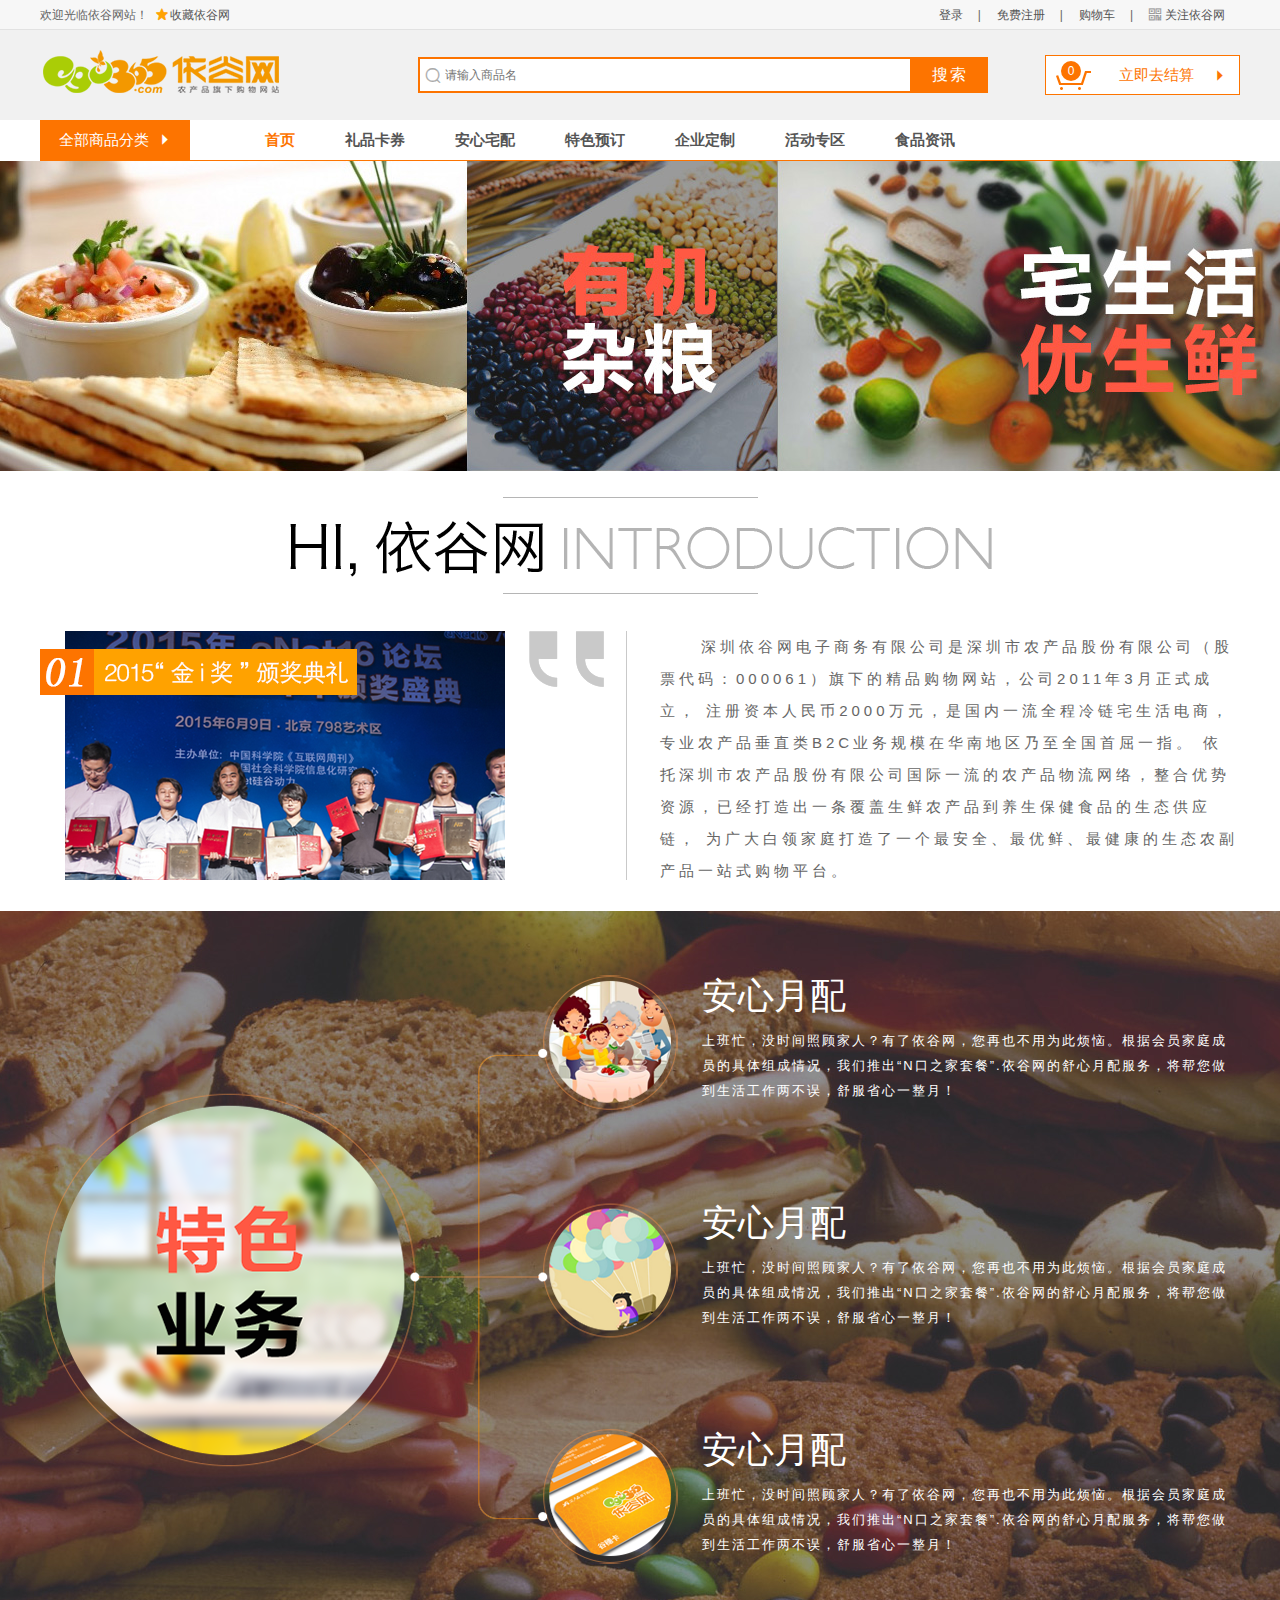
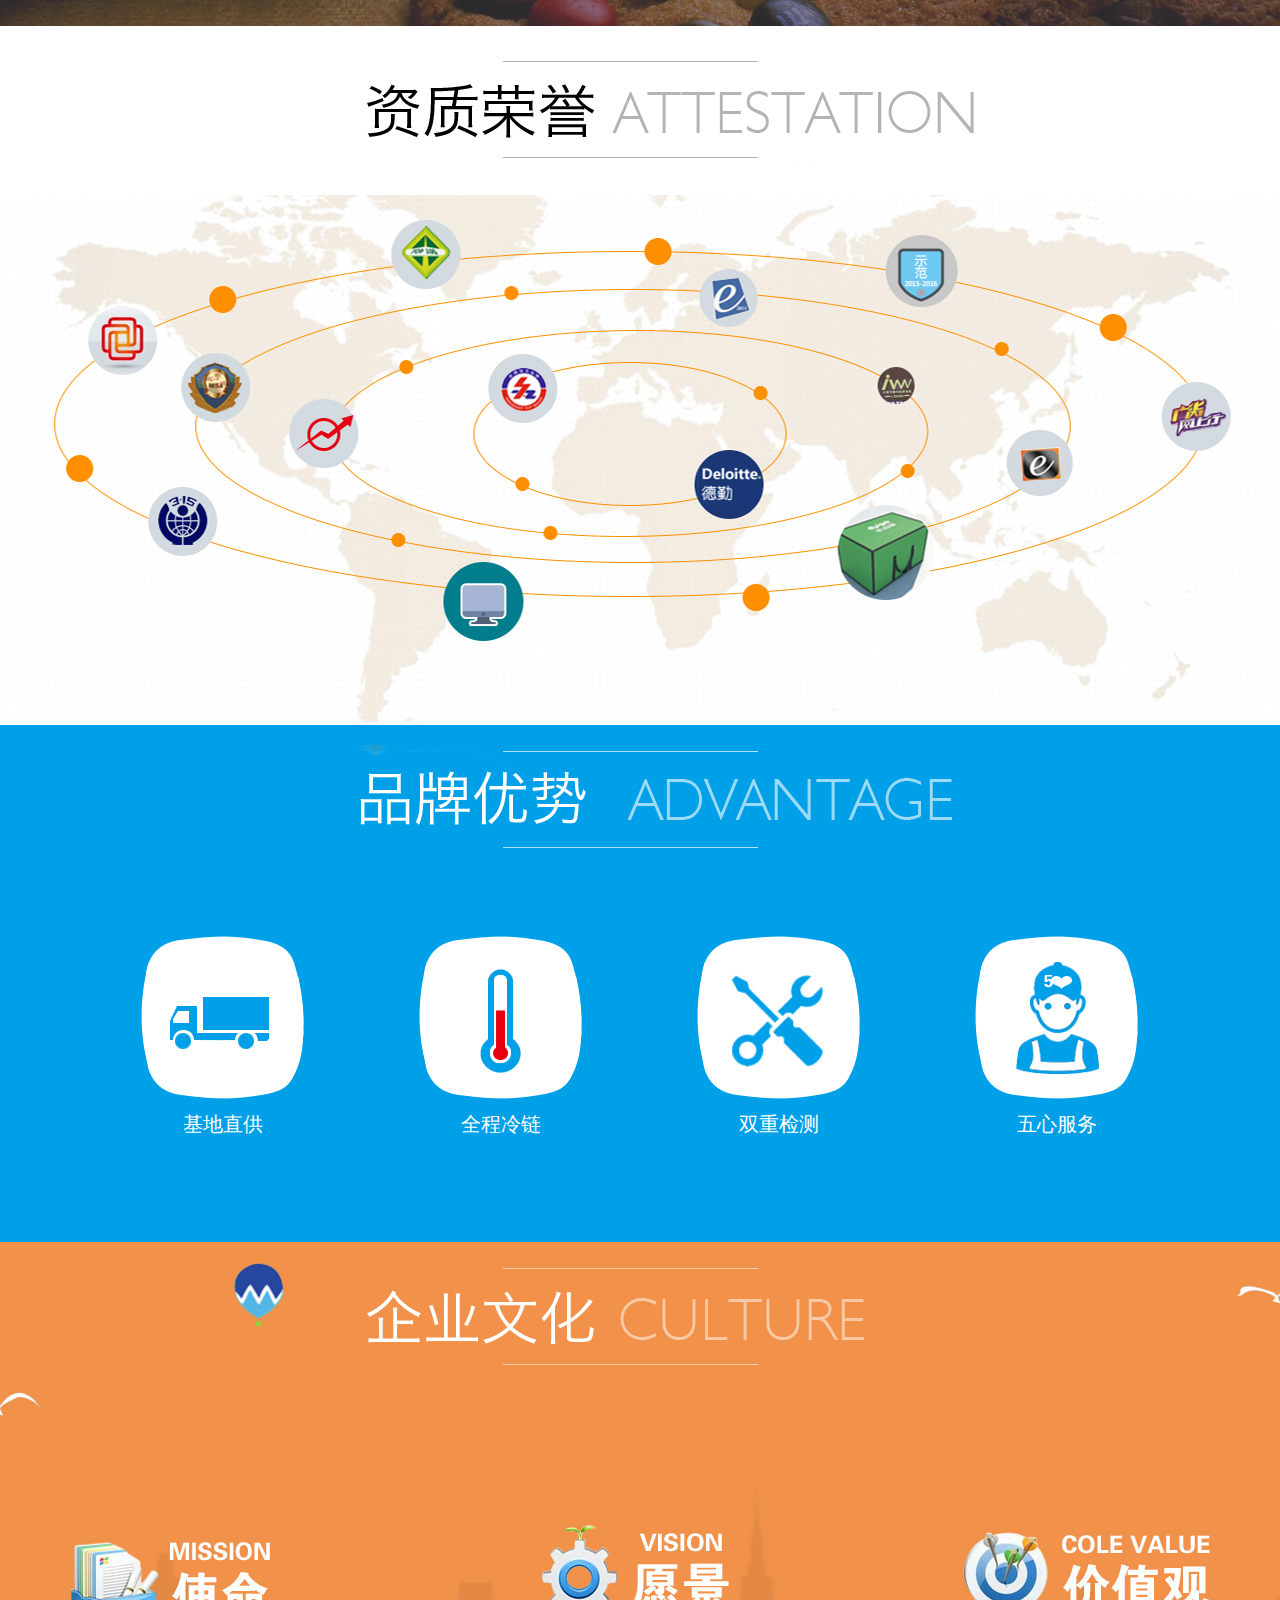
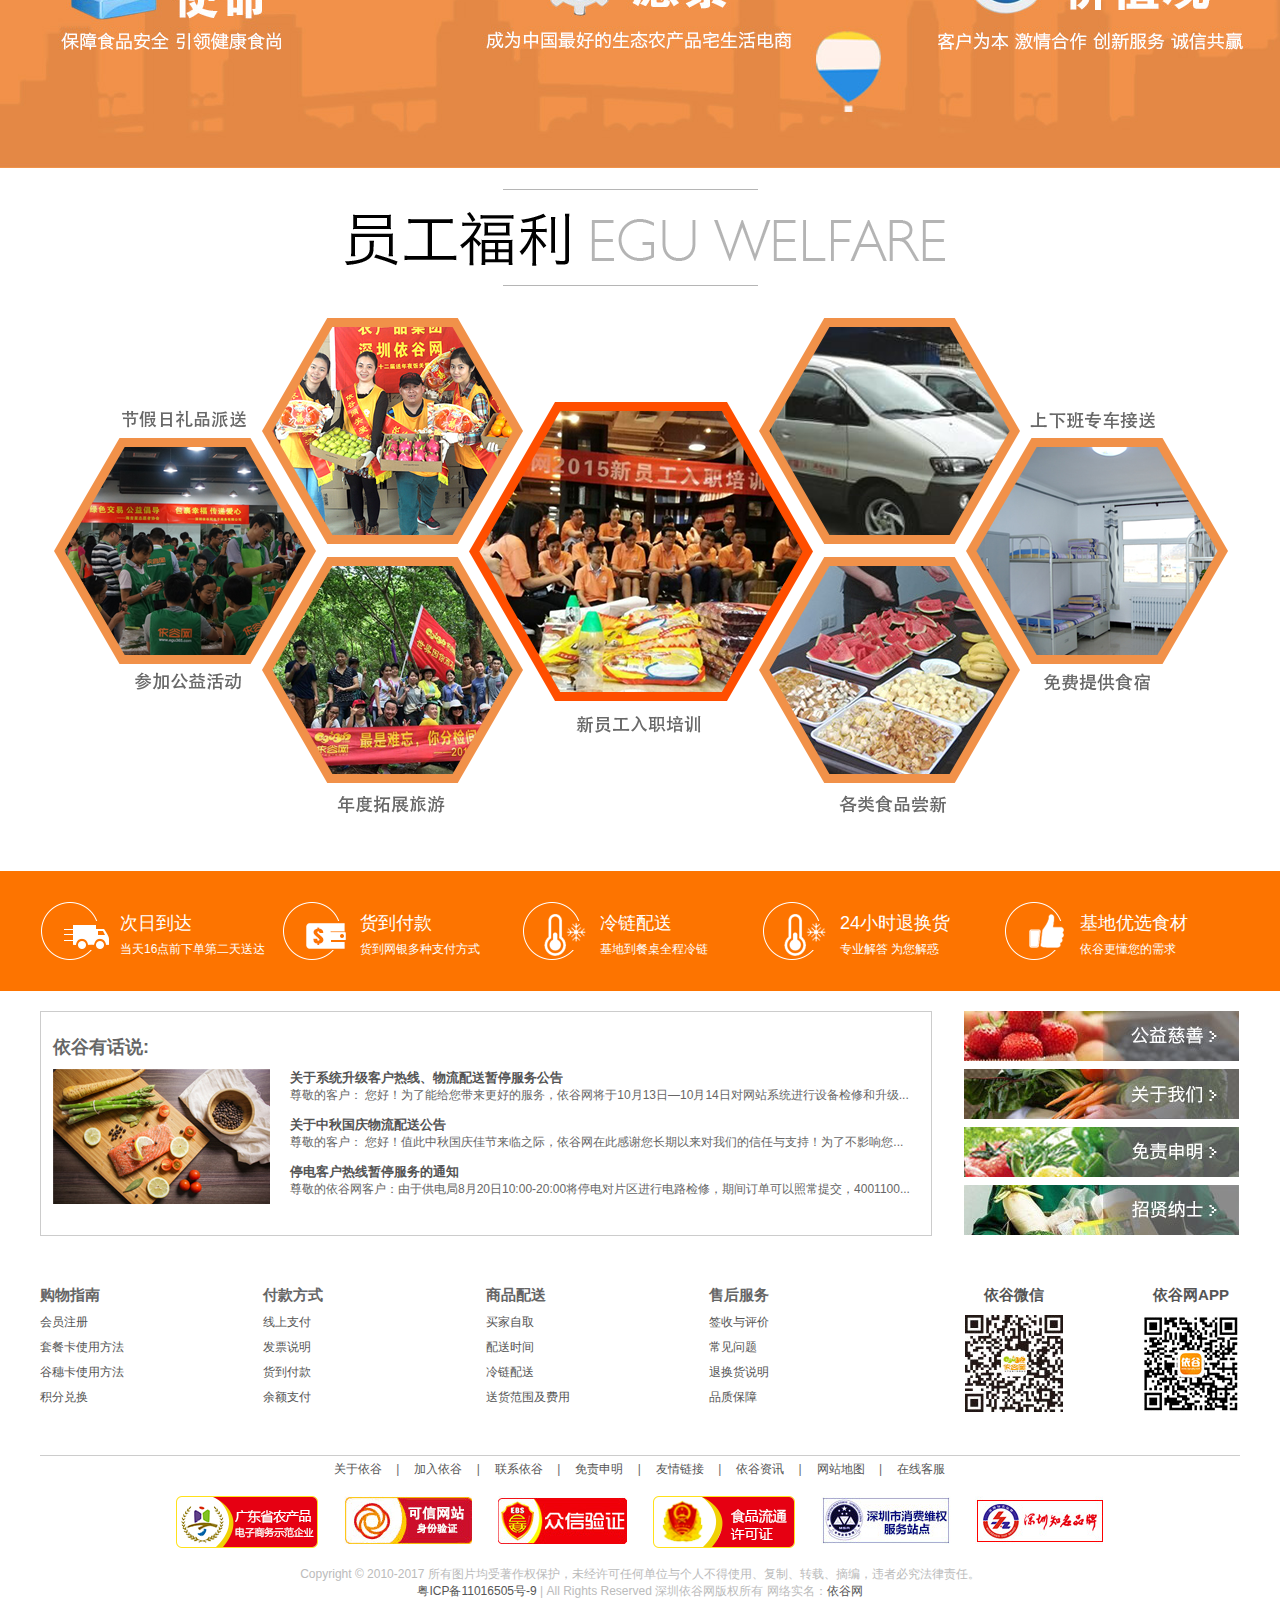
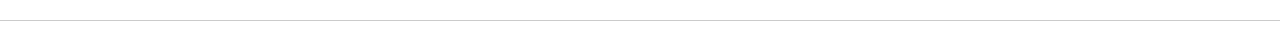
<file: about.html>
<!DOCTYPE html>
<html lang="en">
<head>
	<meta charset="UTF-8">
	<title>依谷网-专注于绿色生态农产品宅生活电商</title>
	<meta http-equiv="X-UA-Compatible" content="IE=edge,chrome=1" />
    <meta name="renderer" content="webkit" />
    <meta content="依谷、水果、进口水果、生鲜、蔬菜、肉类、禽蛋、网购、大闸蟹、礼品卡、礼盒、农产品、批发、绿色食品、健康" name="Keywords"/>
    <meta content="农产品购物网站,提供进口水果、礼盒以及水果团购服务以及新鲜、优质、高档、绿色、健康无公害等日常农副食品，倡导低碳生活，提升生活品质，保障食品安全" name="Description"/>
    <link rel="stylesheet" type="text/css" href="style/base.css">
	<link rel="stylesheet" type="text/css" href="style/about.css">
	<link rel="shortcut icon" href="favicon.ico">
</head>
<body>

<!-- 头部 -->
<div id="content">
    <!-- 顶部 -->
	<div class="top">
		<div class="top_1">
		<!-- 顶部左边 -->
			<div class="top_2">
				<p class="left">欢迎光临依谷网站！</p><a href="#"><b class="iconfont fl">&#xe60c;</b>收藏依谷网</a>
			</div>
			<ul>
			    <li><a href="file:///C:/Users/lenovo/Desktop/%E4%BE%9D%E8%B0%B7%E7%BD%91/login.html">登录</a>|</li>
			    <li><a href="#">免费注册</a>|</li>
			    <li><a href="#">购物车</a>|</li>
			    <li class="mobile"><span><b class="iconfont fr">&#xe602;</b><a href="#">关注依谷网<img class="e" src="images/wx.png"></a></span></li>
			</ul>
		</div>
	</div>
	<!-- 头部 -->
	<div class="header">
	    <div class="center">
	        <!-- logo -->
		    <h1><a href="file:///C:/Users/lenovo/Desktop/%E4%BE%9D%E8%B0%B7%E7%BD%91/index.html"><img src="images/logo.png"></a></h1>
		    <!-- 搜索框 -->
		    <div class="search_box fl">
        	    <form  action="" method="post">
            	    <input type="text" placeholder="请输入商品名">
                    <input type="submit" value="搜索">
                    <i class="iconfont">&#xe61a;</i>
                </form>
            </div>
            <!-- 立即去结算 -->
		    <div class="top_cart">
		    	<div class="top_cart_zez">
		    		<em class="shop"><b>0</b></em>
		    		<span><a href="#">立即去结算</a></span>
		    		<i class="iconfont">&#xe764;</i>
		    	</div>

		    	<div class="top_cart_top">
		    		<div class="atop"><b>最新加入的商品</b></div>
		    		<div class="acenter"><img src="images/cart_k.png"><br><em>您的购物车空空的，赶紧选购吧！</em></div>	
		    		<div class="abottom"><em>共0件商品</em><em class="abottom_1">共计<span>￥0.00</span></em></div>
		    	</div>
		    </div>
	    </div>
	</div>
</div>

<!-- 导航 -->
<div id="menu">
	<div class="nav">
		<div class="left">
			<h2><a href="#">全部商品分类</a><b class="iconfont">&#xe764;</b></h2>
			<div class="kinds_con">
            	<!--第一项-->
            	<dl>
                	<dt class="menu">
                    	<h3><i class="iconfont">&#xe60e;</i><a href="#">水果蔬菜</a></h3>
                    </dt>
                	<dd class="submenu">
                    	<div class="item clearfix">
                        	<h4><a href="#">国产水果</a></h4>
                            <p><a href="#">苹果</a> <a href="#">水蜜桃</a> <a href="#">香蕉</a> <a href="#">橘子</a> <a href="#">西瓜</a> <a href="#">榴莲</a> <a href="#">柠檬</a> <a href="#">荔枝</a> </p>  
                        </div>
                        
                        <div class="item clearfix">
                        	<h4><a href="#">进口水果</a></h4>
                            <p><a href="#">美国</a> <a href="#">日本</a> <a href="#">韩国</a> <a href="#">越南</a> <a href="#">泰国</a> <a href="#">老挝</a> </p>  
                        </div>

                        <div class="item clearfix">
                        	<h4><a href="#">新鲜蔬菜</a></h4>
                            <p><a href="#">叶菜</a> <a href="#">根茎</a> <a href="#">菌菇类</a> <a href="#">茄果</a> <a href="#">豆类</a> <a href="#">瓜类</a> </p>  
                        </div>
                        <div class="item clearfix">
                        	<h4><a href="#">进口水果</a></h4>
                            <p><a href="#">美国</a> <a href="#">日本</a> <a href="#">韩国</a> <a href="#">越南</a> <a href="#">泰国</a> <a href="#">老挝</a> </p>  
                        </div>

                        <div class="item clearfix">
                        	<h4><a href="#">新鲜蔬菜</a></h4>
                            <p><a href="#">叶菜</a> <a href="#">根茎</a> <a href="#">菌菇类</a> <a href="#">茄果</a> <a href="#">豆类</a> <a href="#">瓜类</a> </p>  
                        </div>
                    </dd>
                </dl>	
            	<!--第一项 end-->
                <dl>
        	        <dt class="menu">
                        <h3><i class="iconfont">&#xe609;</i><a href="#">肉禽蛋奶</a></h3>  
                    </dt>
                    <dd class="submenu">
                        <div class="item clearfix">
                        	<h4><a href="#">进口水果</a></h4>
                            <p><a href="#">美国</a> <a href="#">日本</a> <a href="#">韩国</a> <a href="#">越南</a> <a href="#">泰国</a> <a href="#">老挝</a> </p>  
                        </div>

                        <div class="item clearfix">
                        	<h4><a href="#">新鲜蔬菜</a></h4>
                            <p><a href="#">叶菜</a> <a href="#">根茎</a> <a href="#">菌菇类</a> <a href="#">茄果</a> <a href="#">豆类</a> <a href="#">瓜类</a> </p>  
                        </div>
                        <div class="item clearfix">
                        	<h4><a href="#">进口水果</a></h4>
                            <p><a href="#">美国</a> <a href="#">日本</a> <a href="#">韩国</a> <a href="#">越南</a> <a href="#">泰国</a> <a href="#">老挝</a> </p>  
                        </div>

                        <div class="item clearfix">
                        	<h4><a href="#">新鲜蔬菜</a></h4>
                            <p><a href="#">叶菜</a> <a href="#">根茎</a> <a href="#">菌菇类</a> <a href="#">茄果</a> <a href="#">豆类</a> <a href="#">瓜类</a> </p>  
                        </div>
                    </dd>
                </dl>
                <dl>
        	        <dt class="menu">
                        <h3><i class="iconfont">&#xe643;</i><a href="#">粮油副食</a></h3>
                    </dt>
                    <dd class="submenu"  style="top:-1px;">
            	        <div class="item clearfix">
                        	<h4><a href="#">进口水果</a></h4>
                            <p><a href="#">美国</a> <a href="#">日本</a> <a href="#">韩国</a> <a href="#">越南</a> <a href="#">泰国</a> <a href="#">老挝</a> </p>  
                        </div>

                        <div class="item clearfix">
                        	<h4><a href="#">新鲜蔬菜</a></h4>
                            <p><a href="#">叶菜</a> <a href="#">根茎</a> <a href="#">菌菇类</a> <a href="#">茄果</a> <a href="#">豆类</a> <a href="#">瓜类</a> </p>  
                        </div>
                    </dd>
                </dl>
                <dl>
        	        <dt class="menu">
                        <h3><i class="iconfont">&#xe601;</i><a href="#">吃货精选</a></h3>
                    </dt>
                    <dd class="submenu"  style="top:-1px;">
            	        <div class="item clearfix">
                        	<h4><a href="#">进口水果</a></h4>
                            <p><a href="#">美国</a> <a href="#">日本</a> <a href="#">韩国</a> <a href="#">越南</a> <a href="#">泰国</a> <a href="#">老挝</a> </p>  
                        </div>

                        <div class="item clearfix">
                        	<h4><a href="#">新鲜蔬菜</a></h4>
                            <p><a href="#">叶菜</a> <a href="#">根茎</a> <a href="#">菌菇类</a> <a href="#">茄果</a> <a href="#">豆类</a> <a href="#">瓜类</a> </p>  
                        </div>
                    </dd>
                </dl>
                <dl>
        	        <dt class="menu">
                        <h3><i class="iconfont">&#xe641;</i><a href="#">主题场景</a></h3>
                    </dt>
                    <dd class="submenu" style="top:-51px;">
            	       <div class="item clearfix">
                        	<h4><a href="#">进口水果</a></h4>
                            <p><a href="#">美国</a> <a href="#">日本</a> <a href="#">韩国</a> <a href="#">越南</a> <a href="#">泰国</a> <a href="#">老挝</a> </p>  
                        </div>

                        <div class="item clearfix">
                        	<h4><a href="#">新鲜蔬菜</a></h4>
                            <p><a href="#">叶菜</a> <a href="#">根茎</a> <a href="#">菌菇类</a> <a href="#">茄果</a> <a href="#">豆类</a> <a href="#">瓜类</a> </p>  
                        </div>
                    </dd>
                </dl>
                <dl>
        	        <dt class="menu">
                        <h3><i class="iconfont">&#xe60a;</i><a href="#">这箱有礼</a></h3>
                    </dt>
                    <dd class="submenu" style="top:-101px;">
            	        <div class="item clearfix">
                        	<h4><a href="#">进口水果</a></h4>
                            <p><a href="#">美国</a> <a href="#">日本</a> <a href="#">韩国</a> <a href="#">越南</a> <a href="#">泰国</a> <a href="#">老挝</a> </p>  
                        </div>

                        <div class="item clearfix">
                        	<h4><a href="#">新鲜蔬菜</a></h4>
                            <p><a href="#">叶菜</a> <a href="#">根茎</a> <a href="#">菌菇类</a> <a href="#">茄果</a> <a href="#">豆类</a> <a href="#">瓜类</a> </p>  
                        </div>
                    </dd>
                </dl>
                <dl>
        	        <dt class="menu">
                        <h3><i class="iconfont">&#xe711;</i><a href="#">生活用品</a></h3>
                    </dt>
                    <dd class="submenu" style="top:-150px;">
                    	<div class="item clearfix">
                        	<h4><a href="#">进口水果</a></h4>
                            <p><a href="#">美国</a> <a href="#">日本</a> <a href="#">韩国</a> <a href="#">越南</a> <a href="#">泰国</a> <a href="#">老挝</a> </p>  
                        </div>

                        <div class="item clearfix">
                        	<h4><a href="#">新鲜蔬菜</a></h4>
                            <p><a href="#">叶菜</a> <a href="#">根茎</a> <a href="#">菌菇类</a> <a href="#">茄果</a> <a href="#">豆类</a> <a href="#">瓜类</a> </p>  
                        </div>
                    </dd>
                </dl>
            </div>
		</div>
		<ul>
            <li class="one"><a href="#">首页</a></li>
            <li><a href="#">礼品卡券</a></li>
            <li><a href="#">安心宅配</a></li>
            <li><a href="#">特色预订</a></li>
            <li><a href="#">企业定制</a></li>
            <li><a href="#">活动专区</a></li>
            <li><a href="#">食品资讯</a></li>
        </ul>
	</div>
</div>

<!-- banner -->
<div id="banner">	
</div>

<!-- Hi,依谷网 -->
<div id="about">
	<div class="content">
		<div class="title"><img src="images/about_title_01.png"></div>
		<div class="left">
			<div class="tu"><img src="images/about_new01.png"></div>
			<div class="yh"><img src="images/about_yh.png"></div>
		</div>
		<div class="right">
			&nbsp;&nbsp;&nbsp;&nbsp;&nbsp;深圳依谷网电子商务有限公司是深圳市农产品股份有限公司（股票代码：000061）旗下的精品购物网站，公司2011年3月正式成立， 注册资本人民币2000万元，是国内一流全程冷链宅生活电商，专业农产品垂直类B2C业务规模在华南地区乃至全国首屈一指。 依托深圳市农产品股份有限公司国际一流的农产品物流网络，整合优势资源，已经打造出一条覆盖生鲜农产品到养生保健食品的生态供应链， 为广大白领家庭打造了一个最安全、最优鲜、最健康的生态农副产品一站式购物平台。
		</div>
	</div>
</div>

<!-- 特色业务 -->
<div id="business">
	<div class="content">
		<div class="left"><img src="images/about_ts_bg.png"></div>
		<div class="right">
		    <ul>
		    	<li><span>安心月配</span>
		    	上班忙，没时间照顾家人？有了依谷网，您再也不用为此烦恼。根据会员家庭成员的具体组成情况，我们推出“N口之家套餐”.依谷网的舒心月配服务，将帮您做到生活工作两不误，舒服省心一整月！
		    	</li>

		    	<li><span>安心月配</span>
		    	上班忙，没时间照顾家人？有了依谷网，您再也不用为此烦恼。根据会员家庭成员的具体组成情况，我们推出“N口之家套餐”.依谷网的舒心月配服务，将帮您做到生活工作两不误，舒服省心一整月！
		    	</li>

		    	<li><span>安心月配</span>
		    	上班忙，没时间照顾家人？有了依谷网，您再也不用为此烦恼。根据会员家庭成员的具体组成情况，我们推出“N口之家套餐”.依谷网的舒心月配服务，将帮您做到生活工作两不误，舒服省心一整月！
		    	</li>
		    </ul>
		</div>
	</div>
</div>

<!-- 资质荣誉 -->
<div id="honor">
	<div class="content">
		<div class="pic"><img src="images/about_title_02.png"></div>
		<div class="icon_box"></div>
	</div>
</div>

<!-- 品牌优势 -->
<div id="brand">
	<div class="center">
		<div class="top"><img src="images/about_title_03.png"></div>
		<div class="bottom">
		    <ul>
		    <li><img src="images/about_car.png"><span>基地直供</span></li>
		    <li><img src="images/about_h.png"><span>全程冷链</span></li>
		    <li><img src="images/about_jc.png"><span>双重检测</span></li>
		    <li><img src="images/about_m.png"><span>五心服务</span></li>
		    </ul>
		</div>
	</div>
</div>

<!-- 企业文化 -->
<div id="culture">
    <div class="img"><img src="images/about_title_05.png"></div>
</div>

<!-- 员工福利 -->
<div class="eug"><img src="images/about_title_06.png"></div>
<div class="bei"></div>


<!-- 次日到达一栏 -->
<div id="bottom">
    <div class="bottom_box">
        <ul>
            <li>
                <div class="tu"><img src="images/1l1.png"></div>
                <div class="bottom_zi">
                    <p>次日到达</p>
                    <span>当天16点前下单第二天送达</span>
                </div>
            </li>
            <li>
                <div class="tu"><img src="images/1l2.png"></div>
                <div class="bottom_zi">
                    <p>货到付款</p>
                    <span>货到网银多种支付方式</span>
                </div>
            </li>
            <li>
                <div class="tu"><img src="images/1l3.png"></div>
                <div class="bottom_zi">
                    <p>冷链配送</p>
                    <span>基地到餐桌全程冷链</span>
                </div>
            </li>
            <li>
                <div class="tu"><img src="images/1l3.png"></div>
                <div class="bottom_zi">
                    <p>24小时退换货</p>
                    <span>专业解答 为您解惑</span>
                </div>
            </li>
            <li>
                <div class="tu"><img src="images/1l5.png"></div>
                <div class="bottom_zi">
                    <p>基地优选食材</p>
                    <span>依谷更懂您的需求</span>
                </div>
            </li>
        </ul>
    </div>
</div>

<!-- 底部 -->
<div id="bottom_max">
    <div class="box">
        <!-- 依谷有话说一栏 -->
        <div class="one">
            <div class="left">
                <div class="left1">依谷有话说:</div>
                <div class="left2"><a href="#"><img src="images/1g1.jpg"></a></div>
                <div class="left3">
                    <ul>
                        <li>
                            <a href="#" title="关于系统升级客户热线、物流配送暂停服务公告">关于系统升级客户热线、物流配送暂停服务公告</a>
                            <p><a href="#" title="关于系统升级客户热线、物流配送暂停服务公告"></a>尊敬的客户： 您好！为了能给您带来更好的服务，依谷网将于10月13日—10月14日对网站系统进行设备检修和升级...</p>
                        </li>
                        <li>
                            <a href="#" title="关于中秋国庆物流配送公告">关于中秋国庆物流配送公告</a>
                            <p><a href="#" title="关于系统升级客户热线、物流配送暂停服务公告"></a>尊敬的客户： 您好！值此中秋国庆佳节来临之际，依谷网在此感谢您长期以来对我们的信任与支持！为了不影响您... </p>
                        </li>
                        <li>
                            <a href="#" title="停电客户热线暂停服务的通知">停电客户热线暂停服务的通知</a>
                            <p><a href="#" title="关于系统升级客户热线、物流配送暂停服务公告"></a>尊敬的依谷网客户：由于供电局8月20日10:00-20:00将停电对片区进行电路检修，期间订单可以照常提交，4001100...</p>
                        </li>
                    </ul>
                </div>
            </div>
            <div class="right">
                <ul>
                    <li><a href="#"><img src="images/1k1.jpg"></a></li>
                    <li><a href="#"><img src="images/1k2.jpg"></a></li>
                    <li><a href="#"><img src="images/1k3.jpg"></a></li>
                    <li><a href="#"><img src="images/1k4.jpg"></a></li>
                </ul>
            </div>
        </div>
        <!-- 二维码一栏 -->
        <div class="two">
            <div class="left">

                <div class="a">
                    <strong>购物指南</strong>
                    <ul>
                        <li><a href="#">会员注册</a></li>
                        <li><a href="#">套餐卡使用方法</a></li>
                        <li><a href="#">谷穗卡使用方法</a></li>
                        <li><a href="#">积分兑换</a></li>
                    </ul>
                </div>
                <div class="a">
                    <strong>付款方式</strong>
                    <ul>
                        <li><a href="#">线上支付</a></li>
                        <li><a href="#">发票说明</a></li>
                        <li><a href="#">货到付款</a></li>
                        <li><a href="#">余额支付</a></li>
                    </ul>
                </div>
                <div class="a">
                    <strong>商品配送</strong>
                    <ul>
                        <li><a href="#">买家自取</a></li>
                        <li><a href="#">配送时间</a></li>
                        <li><a href="#">冷链配送</a></li>
                        <li><a href="#">送货范围及费用</a></li>
                    </ul>
                </div>
                <div class="a">
                    <strong>售后服务</strong>
                    <ul>
                        <li><a href="#">签收与评价</a></li>
                        <li><a href="#">常见问题</a></li>
                        <li><a href="#">退换货说明</a></li>
                        <li><a href="#">品质保障</a></li>
                    </ul>
                </div>
            </div>
            <div class="right">
                <div class="b">
                    <p>依谷微信</p>
                    <img src="images/1n2.jpg">
                </div>
                <div class="e">
                    <p>依谷网APP</p>
                    <img src="images/1n1.jpg">
                </div>
            </div>
        </div>
    </div>
</div> 


<!-- 版权信息栏 -->
<div id="dibu">
    <div class="center">
        <ul>
            <li><a href="#">关于依谷</a> | </li>
            <li><a href="#">加入依谷</a> | </li>
            <li><a href="#">联系依谷</a> | </li>
            <li><a href="#">免责申明</a> | </li>
            <li><a href="#">友情链接</a> | </li>
            <li><a href="#">依谷资讯</a> | </li>
            <li><a href="#">网站地图</a> | </li>
            <li><a href="#">在线客服</a></li>
        </ul>
        <div class="top">
            <a href="#"><img src="images/1m1.png"></a>
            <a href="#"><img src="images/1m2.jpg"></a>
            <a href="#"><img src="images/1m3.jpg"></a>
            <a href="#"><img src="images/1m4.png"></a>
            <a href="#"><img src="images/1m5.jpg"></a>
            <a href="#"><img src="images/1m6.jpg"></a>
        </div>
        <dd>Copyright © 2010-2017 所有图片均受著作权保护，未经许可任何单位与个人不得使用、复制、转载、摘编，违者必究法律责任。<br><a href="#">粤ICP备11016505号-9</a> |  All Rights Reserved 深圳依谷网版权所有 网络实名：<a href="#">依谷网</a></dd>
    </div>
</div>


</body>
</html>
</file>
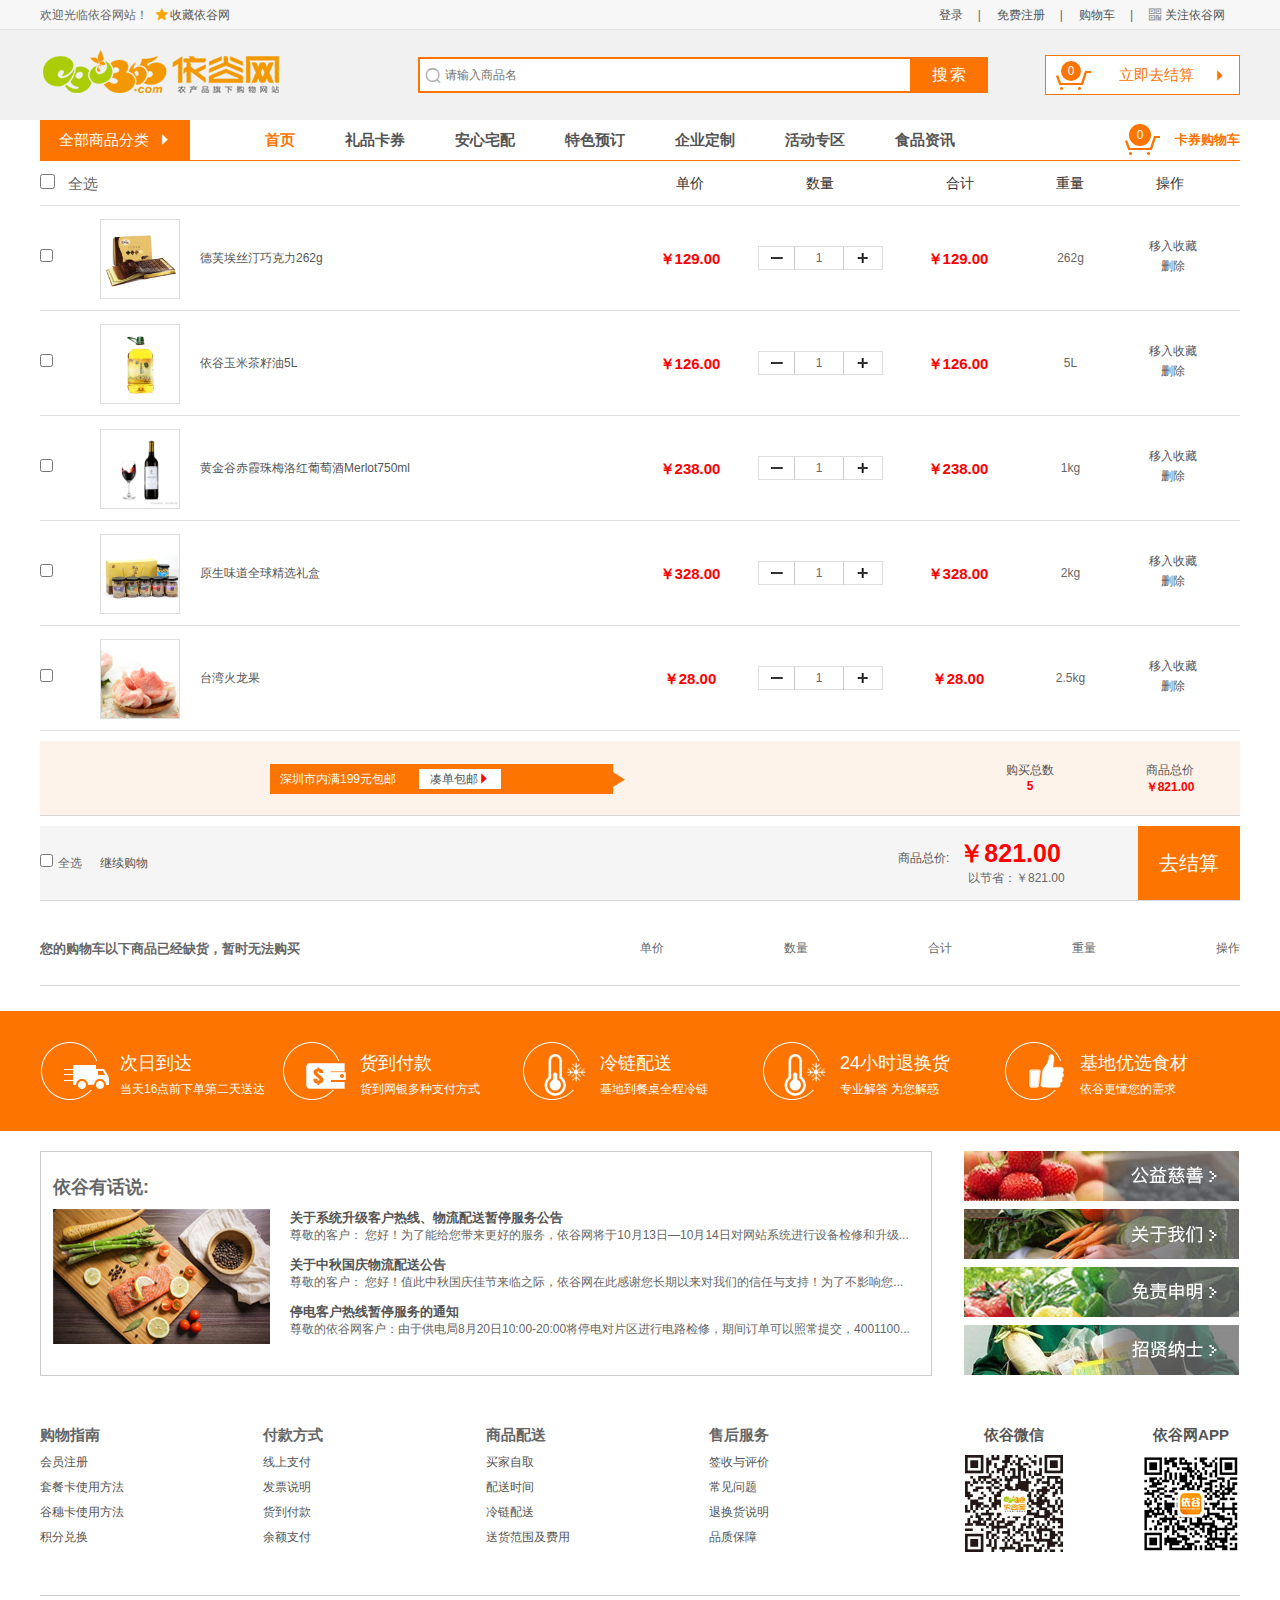
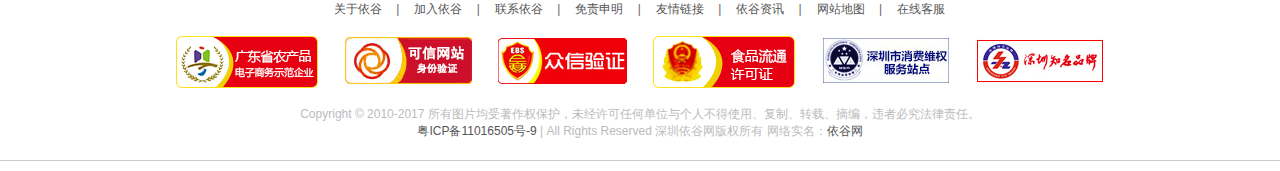
<file: cart.html>
<!DOCTYPE html>
<html lang="en">
<head>
	<meta charset="UTF-8">
	<title>依谷网-专注于绿色生态农产品宅生活电商</title>
	<meta http-equiv="X-UA-Compatible" content="IE=edge,chrome=1" />
    <meta name="renderer" content="webkit" />
    <meta content="依谷、水果、进口水果、生鲜、蔬菜、肉类、禽蛋、网购、大闸蟹、礼品卡、礼盒、农产品、批发、绿色食品、健康" name="Keywords"/>
    <meta content="农产品购物网站,提供进口水果、礼盒以及水果团购服务以及新鲜、优质、高档、绿色、健康无公害等日常农副食品，倡导低碳生活，提升生活品质，保障食品安全" name="Description"/>
    <link rel="stylesheet" type="text/css" href="style/base.css">
	<link rel="stylesheet" type="text/css" href="style/cart.css">
	<link rel="shortcut icon" href="favicon.ico">
</head>
<body>

<!-- 头部 -->
<div id="content">
    <!-- 顶部 -->
	<div class="top">
		<div class="top_1">
		<!-- 顶部左边 -->
			<div class="top_2">
				<p class="left">欢迎光临依谷网站！</p><a href="#"><b class="iconfont fl">&#xe60c;</b>收藏依谷网</a>
			</div>
			<ul>
			    <li><a href="file:///C:/Users/lenovo/Desktop/%E4%BE%9D%E8%B0%B7%E7%BD%91/login.html">登录</a>|</li>
			    <li><a href="#">免费注册</a>|</li>
			    <li><a href="#">购物车</a>|</li>
			    <li class="mobile"><span><b class="iconfont fr">&#xe602;</b><a href="#">关注依谷网<img class="e" src="images/wx.png"></a></span></li>
			</ul>
		</div>
	</div>
	<!-- 头部 -->
	<div class="header">
	    <div class="center">
	        <!-- logo -->
		    <h1><a href="file:///C:/Users/lenovo/Desktop/%E4%BE%9D%E8%B0%B7%E7%BD%91/index.html"><img src="images/logo.png"></a></h1>
		    <!-- 搜索框 -->
		    <div class="search_box fl">
        	    <form  action="" method="post">
            	    <input type="text" placeholder="请输入商品名">
                    <input type="submit" value="搜索">
                    <i class="iconfont">&#xe61a;</i>
                </form>
            </div>
            <!-- 立即去结算 -->
		    <div class="top_cart">
		    	<div class="top_cart_zez">
		    		<em class="shop"><b>0</b></em>
		    		<span><a href="#">立即去结算</a></span>
		    		<i class="iconfont">&#xe764;</i>
		    	</div>

		    	<div class="top_cart_top">
		    		<div class="atop"><b>最新加入的商品</b></div>
		    		<div class="acenter"><img src="images/cart_k.png"><br><em>您的购物车空空的，赶紧选购吧！</em></div>	
		    		<div class="abottom"><em>共0件商品</em><em class="abottom_1">共计<span>￥0.00</span></em></div>
		    	</div>
		    </div>
	    </div>
	</div>
</div>

<!-- 导航 -->
<div id="menu">
	<div class="nav">
		<div class="left">
			<h2><a href="#">全部商品分类</a><b class="iconfont">&#xe764;</b></h2>
			<div class="kinds_con">
            	<!--第一项-->
            	<dl>
                	<dt class="menu">
                    	<h3><i class="iconfont">&#xe60e;</i><a href="#">水果蔬菜</a></h3>
                    </dt>
                	<dd class="submenu">
                    	<div class="item clearfix">
                        	<h4><a href="#">国产水果</a></h4>
                            <p><a href="#">苹果</a> <a href="#">水蜜桃</a> <a href="#">香蕉</a> <a href="#">橘子</a> <a href="#">西瓜</a> <a href="#">榴莲</a> <a href="#">柠檬</a> <a href="#">荔枝</a> </p>  
                        </div>
                        
                        <div class="item clearfix">
                        	<h4><a href="#">进口水果</a></h4>
                            <p><a href="#">美国</a> <a href="#">日本</a> <a href="#">韩国</a> <a href="#">越南</a> <a href="#">泰国</a> <a href="#">老挝</a> </p>  
                        </div>

                        <div class="item clearfix">
                        	<h4><a href="#">新鲜蔬菜</a></h4>
                            <p><a href="#">叶菜</a> <a href="#">根茎</a> <a href="#">菌菇类</a> <a href="#">茄果</a> <a href="#">豆类</a> <a href="#">瓜类</a> </p>  
                        </div>
                        <div class="item clearfix">
                        	<h4><a href="#">进口水果</a></h4>
                            <p><a href="#">美国</a> <a href="#">日本</a> <a href="#">韩国</a> <a href="#">越南</a> <a href="#">泰国</a> <a href="#">老挝</a> </p>  
                        </div>

                        <div class="item clearfix">
                        	<h4><a href="#">新鲜蔬菜</a></h4>
                            <p><a href="#">叶菜</a> <a href="#">根茎</a> <a href="#">菌菇类</a> <a href="#">茄果</a> <a href="#">豆类</a> <a href="#">瓜类</a> </p>  
                        </div>
                    </dd>
                </dl>	
            	<!--第一项 end-->
                <dl>
        	        <dt class="menu">
                        <h3><i class="iconfont">&#xe609;</i><a href="#">肉禽蛋奶</a></h3>  
                    </dt>
                    <dd class="submenu">
                        <div class="item clearfix">
                        	<h4><a href="#">进口水果</a></h4>
                            <p><a href="#">美国</a> <a href="#">日本</a> <a href="#">韩国</a> <a href="#">越南</a> <a href="#">泰国</a> <a href="#">老挝</a> </p>  
                        </div>

                        <div class="item clearfix">
                        	<h4><a href="#">新鲜蔬菜</a></h4>
                            <p><a href="#">叶菜</a> <a href="#">根茎</a> <a href="#">菌菇类</a> <a href="#">茄果</a> <a href="#">豆类</a> <a href="#">瓜类</a> </p>  
                        </div>
                        <div class="item clearfix">
                        	<h4><a href="#">进口水果</a></h4>
                            <p><a href="#">美国</a> <a href="#">日本</a> <a href="#">韩国</a> <a href="#">越南</a> <a href="#">泰国</a> <a href="#">老挝</a> </p>  
                        </div>

                        <div class="item clearfix">
                        	<h4><a href="#">新鲜蔬菜</a></h4>
                            <p><a href="#">叶菜</a> <a href="#">根茎</a> <a href="#">菌菇类</a> <a href="#">茄果</a> <a href="#">豆类</a> <a href="#">瓜类</a> </p>  
                        </div>
                    </dd>
                </dl>
                <dl>
        	        <dt class="menu">
                        <h3><i class="iconfont">&#xe643;</i><a href="#">粮油副食</a></h3>
                    </dt>
                    <dd class="submenu"  style="top:-1px;">
            	        <div class="item clearfix">
                        	<h4><a href="#">进口水果</a></h4>
                            <p><a href="#">美国</a> <a href="#">日本</a> <a href="#">韩国</a> <a href="#">越南</a> <a href="#">泰国</a> <a href="#">老挝</a> </p>  
                        </div>

                        <div class="item clearfix">
                        	<h4><a href="#">新鲜蔬菜</a></h4>
                            <p><a href="#">叶菜</a> <a href="#">根茎</a> <a href="#">菌菇类</a> <a href="#">茄果</a> <a href="#">豆类</a> <a href="#">瓜类</a> </p>  
                        </div>
                    </dd>
                </dl>
                <dl>
        	        <dt class="menu">
                        <h3><i class="iconfont">&#xe601;</i><a href="#">吃货精选</a></h3>
                    </dt>
                    <dd class="submenu"  style="top:-1px;">
            	        <div class="item clearfix">
                        	<h4><a href="#">进口水果</a></h4>
                            <p><a href="#">美国</a> <a href="#">日本</a> <a href="#">韩国</a> <a href="#">越南</a> <a href="#">泰国</a> <a href="#">老挝</a> </p>  
                        </div>

                        <div class="item clearfix">
                        	<h4><a href="#">新鲜蔬菜</a></h4>
                            <p><a href="#">叶菜</a> <a href="#">根茎</a> <a href="#">菌菇类</a> <a href="#">茄果</a> <a href="#">豆类</a> <a href="#">瓜类</a> </p>  
                        </div>
                    </dd>
                </dl>
                <dl>
        	        <dt class="menu">
                        <h3><i class="iconfont">&#xe641;</i><a href="#">主题场景</a></h3>
                    </dt>
                    <dd class="submenu" style="top:-51px;">
            	       <div class="item clearfix">
                        	<h4><a href="#">进口水果</a></h4>
                            <p><a href="#">美国</a> <a href="#">日本</a> <a href="#">韩国</a> <a href="#">越南</a> <a href="#">泰国</a> <a href="#">老挝</a> </p>  
                        </div>

                        <div class="item clearfix">
                        	<h4><a href="#">新鲜蔬菜</a></h4>
                            <p><a href="#">叶菜</a> <a href="#">根茎</a> <a href="#">菌菇类</a> <a href="#">茄果</a> <a href="#">豆类</a> <a href="#">瓜类</a> </p>  
                        </div>
                    </dd>
                </dl>
                <dl>
        	        <dt class="menu">
                        <h3><i class="iconfont">&#xe60a;</i><a href="#">这箱有礼</a></h3>
                    </dt>
                    <dd class="submenu" style="top:-101px;">
            	        <div class="item clearfix">
                        	<h4><a href="#">进口水果</a></h4>
                            <p><a href="#">美国</a> <a href="#">日本</a> <a href="#">韩国</a> <a href="#">越南</a> <a href="#">泰国</a> <a href="#">老挝</a> </p>  
                        </div>

                        <div class="item clearfix">
                        	<h4><a href="#">新鲜蔬菜</a></h4>
                            <p><a href="#">叶菜</a> <a href="#">根茎</a> <a href="#">菌菇类</a> <a href="#">茄果</a> <a href="#">豆类</a> <a href="#">瓜类</a> </p>  
                        </div>
                    </dd>
                </dl>
                <dl>
        	        <dt class="menu">
                        <h3><i class="iconfont">&#xe711;</i><a href="#">生活用品</a></h3>
                    </dt>
                    <dd class="submenu" style="top:-150px;">
                    	<div class="item clearfix">
                        	<h4><a href="#">进口水果</a></h4>
                            <p><a href="#">美国</a> <a href="#">日本</a> <a href="#">韩国</a> <a href="#">越南</a> <a href="#">泰国</a> <a href="#">老挝</a> </p>  
                        </div>

                        <div class="item clearfix">
                        	<h4><a href="#">新鲜蔬菜</a></h4>
                            <p><a href="#">叶菜</a> <a href="#">根茎</a> <a href="#">菌菇类</a> <a href="#">茄果</a> <a href="#">豆类</a> <a href="#">瓜类</a> </p>  
                        </div>
                    </dd>
                </dl>
            </div>
		</div>
		<ul>
            <li class="one"><a href="#">首页</a></li>
            <li><a href="#">礼品卡券</a></li>
            <li><a href="#">安心宅配</a></li>
            <li><a href="#">特色预订</a></li>
            <li><a href="#">企业定制</a></li>
            <li><a href="#">活动专区</a></li>
            <li><a href="#">食品资讯</a></li>
        </ul>
        <div class="right">
        	<em class="shopp"><b>0</b></em>
        	<span>卡券购物车</span>
        </div>
	</div>
</div>

<!-- 中间主体 -->
<div id="index">
    <!-- 全选栏 -->
	<div class="top">
	    <div class="top_left">
		    <input type="checkbox" name="top">
		    <label>全选</label>
		</div>
		<span class="a">单价</span><span class="b">数量</span><span class="c">合计</span><span class="d">重量</span><span class="e">操作</span>
	</div>

	<!-- 商品栏1 -->
	<div class="center1">
		<div class="a"><input type="checkbox" name="a"></div>
		<div class="b">
			<div class="b1"><img src="images/1j4.jpg"><i></i></div>
			<div class="b2"><a href="#">德芙埃丝汀巧克力262g</a></div>
		</div>
		<div class="c">￥129.00</div>
		<div class="d">
			<em><input type="button" name="" class="d1"></em>
			<em class="d2">1</em>
			<em><input type="button" name="" class="d3"></em>
		</div>
		<div class="e">￥129.00</div>
		<div class="f">262g</div>
		<div class="g1"><a href="#">移入收藏</a><br><br><a href="#">删除</a></div>
	</div>

	<!-- 商品栏2 -->
	<div class="center1">
		<div class="a"><input type="checkbox" name="a"></div>
		<div class="b">
			<div class="b1"><img src="images/1e2.jpg"><i></i></div>
			<div class="b2"><a href="#">依谷玉米茶籽油5L</a></div>
		</div>
		<div class="c">￥126.00</div>
		<div class="d">
			<em><input type="button" name="" class="d1"></em>
			<em class="d2">1</em>
			<em><input type="button" name="" class="d3"></em>
		</div>
		<div class="e">￥126.00</div>
		<div class="f">5L</div>
		<div class="g1"><a href="#">移入收藏</a><br><br><a href="#">删除</a></div>
	</div>

	<!-- 商品栏3 -->
	<div class="center1">
		<div class="a"><input type="checkbox" name="a"></div>
		<div class="b">
			<div class="b1"><img src="images/1j5.jpg"><i></i></div>
			<div class="b2"><a href="#">黄金谷赤霞珠梅洛红葡萄酒Merlot750ml</a></div>
		</div>
		<div class="c">￥238.00</div>
		<div class="d">
			<em><input type="button" name="" class="d1"></em>
			<em class="d2">1</em>
			<em><input type="button" name="" class="d3"></em>
		</div>
		<div class="e">￥238.00</div>
		<div class="f">1kg</div>
		<div class="g1"><a href="#">移入收藏</a><br><br><a href="#">删除</a></div>
	</div>

	<!-- 商品栏4 -->
	<div class="center1">
		<div class="a"><input type="checkbox" name="a"></div>
		<div class="b">
			<div class="b1"><img src="images/1h4.jpg"><i></i></div>
			<div class="b2"><a href="#">原生味道全球精选礼盒</a></div>
		</div>
		<div class="c">￥328.00</div>
		<div class="d">
			<em><input type="button" name="" class="d1"></em>
			<em class="d2">1</em>
			<em><input type="button" name="" class="d3"></em>
		</div>
		<div class="e">￥328.00</div>
		<div class="f">2kg</div>
		<div class="g1"><a href="#">移入收藏</a><br><br><a href="#">删除</a></div>
	</div>

	<!-- 商品栏5 -->
	<div class="center1">
		<div class="a"><input type="checkbox" name="a"></div>
		<div class="b">
			<div class="b1"><img src="images/1c5.jpg"><i></i></div>
			<div class="b2"><a href="#">台湾火龙果</a></div>
		</div>
		<div class="c">￥28.00</div>
		<div class="d">
			<em><input type="button" name="" class="d1"></em>
			<em class="d2">1</em>
			<em><input type="button" name="" class="d3"></em>
		</div>
		<div class="e">￥28.00</div>
		<div class="f">2.5kg</div>
		<div class="g1"><a href="#">移入收藏</a><br><br><a href="#">删除</a></div>
	</div>

	<!-- 包邮一栏 -->
	<div class="top2">
		<div class="left">
			<em>深圳市内满199元包邮</em>
			<em class="top2_1"><a href="#">凑单包邮</a><b class="iconfont">&#xe764;</b></em>
		</div>

		<div class="right">
			<a href="#">商品总价</a><br><a href="#" class="a">￥821.00</a>
		</div>
		
		<div class="center">
			<a href="#">购买总数</a><br><a href="#" class="a">5</a>
		</div>	
	</div>
    
    <!-- 去结算一栏 -->
    <div class="top3">
    	<div class="top3_1"><input type="checkbox" name=""><label>全选</label></div>
    	<div class="top3_2"><a href="#">继续购物</a></div>
    	<div class="top3_3"><a href="#">去结算</a></div>
    	<ul>
    		<li class="top_4_1"><a href="#">商品总价:</a><a href="#" class="wz">￥821.00</a></li>
    		<li class="top_4_2">以节省：￥821.00</li>
    	</ul>
    </div>

    <!-- 暂时无法购买一栏 -->
    <div class="top4">
    	<div class="top_left">
		    <label>您的购物车以下商品已经缺货，暂时无法购买</label>
		</div>
		<div class="top_right">
		<span class="a">单价</span><span class="b">数量</span><span class="c">合计</span><span class="d">重量</span><span class="e">操作</span>
		</div>
    </div>
</div>

<!-- 次日到达一栏 -->
<div id="bottom">
	<div class="bottom_box">
		<ul>
			<li>
				<div class="tu"><img src="images/1l1.png"></div>
				<div class="bottom_zi">
					<p>次日到达</p>
					<span>当天16点前下单第二天送达</span>
				</div>
			</li>
			<li>
				<div class="tu"><img src="images/1l2.png"></div>
				<div class="bottom_zi">
					<p>货到付款</p>
					<span>货到网银多种支付方式</span>
				</div>
			</li>
			<li>
				<div class="tu"><img src="images/1l3.png"></div>
				<div class="bottom_zi">
					<p>冷链配送</p>
					<span>基地到餐桌全程冷链</span>
				</div>
			</li>
			<li>
				<div class="tu"><img src="images/1l3.png"></div>
				<div class="bottom_zi">
					<p>24小时退换货</p>
					<span>专业解答 为您解惑</span>
				</div>
			</li>
			<li>
				<div class="tu"><img src="images/1l5.png"></div>
				<div class="bottom_zi">
					<p>基地优选食材</p>
					<span>依谷更懂您的需求</span>
				</div>
			</li>
		</ul>
	</div>
</div>

<!-- 底部 -->
<div id="bottom_max">
    <div class="box">
        <!-- 依谷有话说一栏 -->
    	<div class="one">
    		<div class="left">
    			<div class="left1">依谷有话说:</div>
    			<div class="left2"><a href="#"><img src="images/1g1.jpg"></a></div>
    			<div class="left3">
    				<ul>
    					<li>
    						<a href="#" title="关于系统升级客户热线、物流配送暂停服务公告">关于系统升级客户热线、物流配送暂停服务公告</a>
    						<p><a href="#" title="关于系统升级客户热线、物流配送暂停服务公告"></a>尊敬的客户： 您好！为了能给您带来更好的服务，依谷网将于10月13日—10月14日对网站系统进行设备检修和升级...</p>
    					</li>
    					<li>
    						<a href="#" title="关于中秋国庆物流配送公告">关于中秋国庆物流配送公告</a>
    						<p><a href="#" title="关于系统升级客户热线、物流配送暂停服务公告"></a>尊敬的客户： 您好！值此中秋国庆佳节来临之际，依谷网在此感谢您长期以来对我们的信任与支持！为了不影响您... </p>
    					</li>
    					<li>
    						<a href="#" title="停电客户热线暂停服务的通知">停电客户热线暂停服务的通知</a>
    						<p><a href="#" title="关于系统升级客户热线、物流配送暂停服务公告"></a>尊敬的依谷网客户：由于供电局8月20日10:00-20:00将停电对片区进行电路检修，期间订单可以照常提交，4001100...</p>
    					</li>
    				</ul>
    			</div>
    		</div>
    		<div class="right">
    			<ul>
    				<li><a href="#"><img src="images/1k1.jpg"></a></li>
    				<li><a href="#"><img src="images/1k2.jpg"></a></li>
    				<li><a href="#"><img src="images/1k3.jpg"></a></li>
    				<li><a href="#"><img src="images/1k4.jpg"></a></li>
    			</ul>
    		</div>
    	</div>
    	<!-- 二维码一栏 -->
    	<div class="two">
    		<div class="left">

    		    <div class="a">
				    <strong>购物指南</strong>
				    <ul>
					    <li><a href="#">会员注册</a></li>
					    <li><a href="#">套餐卡使用方法</a></li>
					    <li><a href="#">谷穗卡使用方法</a></li>
					    <li><a href="#">积分兑换</a></li>
				    </ul>
			    </div>
			    <div class="a">
				    <strong>付款方式</strong>
				    <ul>
					    <li><a href="#">线上支付</a></li>
					    <li><a href="#">发票说明</a></li>
					    <li><a href="#">货到付款</a></li>
					    <li><a href="#">余额支付</a></li>
				    </ul>
			    </div>
			    <div class="a">
				    <strong>商品配送</strong>
				    <ul>
					    <li><a href="#">买家自取</a></li>
					    <li><a href="#">配送时间</a></li>
					    <li><a href="#">冷链配送</a></li>
					    <li><a href="#">送货范围及费用</a></li>
				    </ul>
			    </div>
			    <div class="a">
				    <strong>售后服务</strong>
				    <ul>
					    <li><a href="#">签收与评价</a></li>
					    <li><a href="#">常见问题</a></li>
					    <li><a href="#">退换货说明</a></li>
					    <li><a href="#">品质保障</a></li>
				    </ul>
			    </div>
			</div>
			<div class="right">
				<div class="b">
				    <p>依谷微信</p>
				    <img src="images/1n2.jpg">
			    </div>
			    <div class="e">
				    <p>依谷网APP</p>
				    <img src="images/1n1.jpg">
			    </div>
			</div>
        </div>
    </div>
</div> 

<!-- 版权信息栏 -->
<div id="dibu">
	<div class="center">
		<ul>
			<li><a href="#">关于依谷</a> | </li>
			<li><a href="#">加入依谷</a> | </li>
			<li><a href="#">联系依谷</a> | </li>
			<li><a href="#">免责申明</a> | </li>
			<li><a href="#">友情链接</a> | </li>
			<li><a href="#">依谷资讯</a> | </li>
			<li><a href="#">网站地图</a> | </li>
			<li><a href="#">在线客服</a></li>
		</ul>
		<div class="top">
			<a href="#"><img src="images/1m1.png"></a>
			<a href="#"><img src="images/1m2.jpg"></a>
			<a href="#"><img src="images/1m3.jpg"></a>
			<a href="#"><img src="images/1m4.png"></a>
			<a href="#"><img src="images/1m5.jpg"></a>
			<a href="#"><img src="images/1m6.jpg"></a>
		</div>
		<dd>Copyright © 2010-2017 所有图片均受著作权保护，未经许可任何单位与个人不得使用、复制、转载、摘编，违者必究法律责任。<br><a href="#">粤ICP备11016505号-9</a> |  All Rights Reserved 深圳依谷网版权所有 网络实名：<a href="#">依谷网</a></dd>
	</div>
</div>

</body>
</html>
</file>
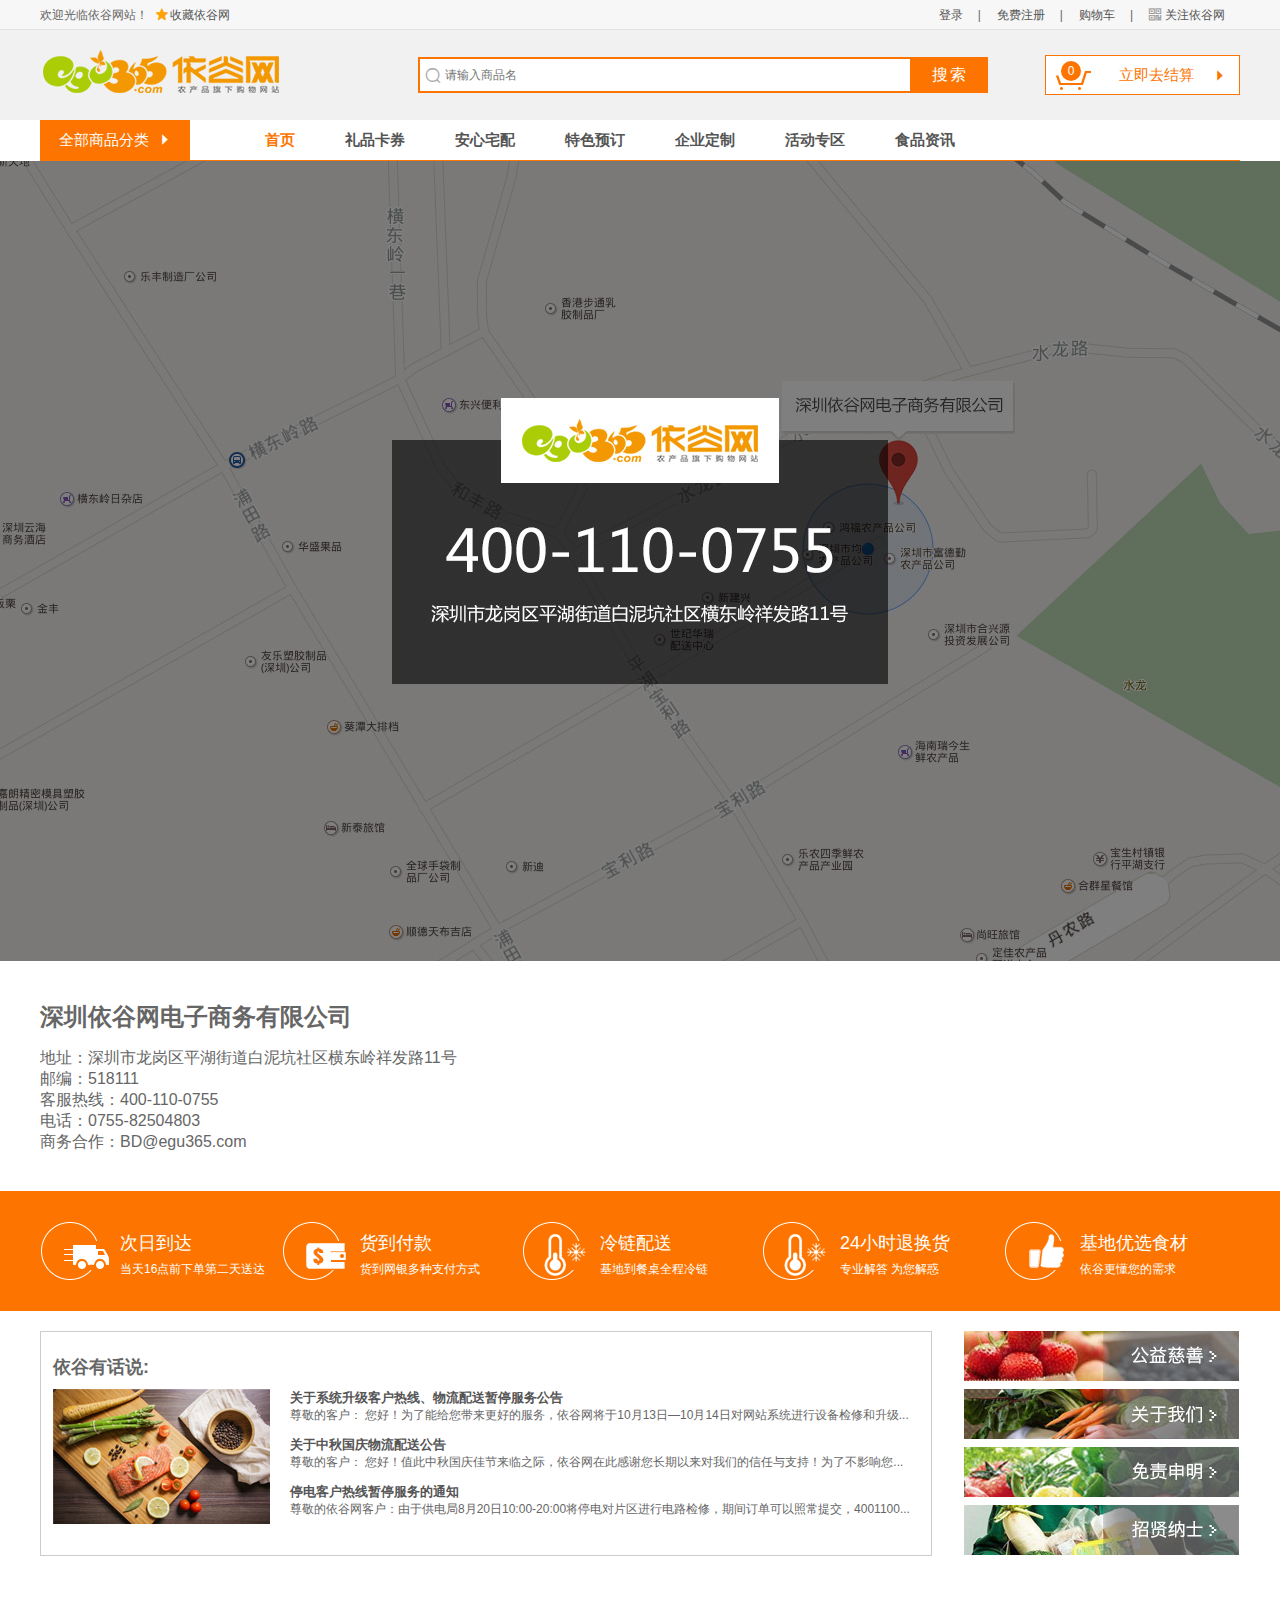
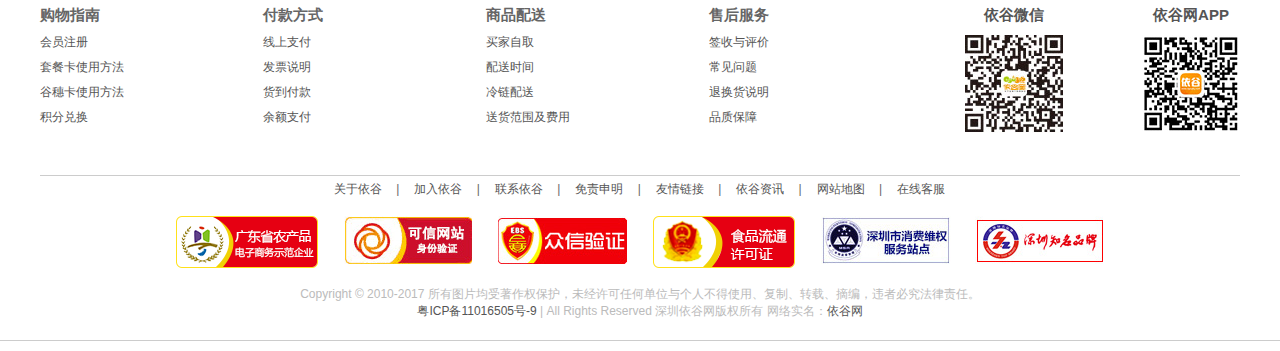
<file: contact.html>
<!DOCTYPE html>
<html lang="en">
<head>
	<meta charset="UTF-8">
	<title>依谷网-专注于绿色生态农产品宅生活电商</title>
	<meta http-equiv="X-UA-Compatible" content="IE=edge,chrome=1" />
    <meta name="renderer" content="webkit" />
    <meta content="依谷、水果、进口水果、生鲜、蔬菜、肉类、禽蛋、网购、大闸蟹、礼品卡、礼盒、农产品、批发、绿色食品、健康" name="Keywords"/>
    <meta content="农产品购物网站,提供进口水果、礼盒以及水果团购服务以及新鲜、优质、高档、绿色、健康无公害等日常农副食品，倡导低碳生活，提升生活品质，保障食品安全" name="Description"/>
    <link rel="stylesheet" type="text/css" href="style/base.css">
	<link rel="stylesheet" type="text/css" href="style/contact.css">
	<link rel="shortcut icon" href="favicon.ico">
</head>
<body>
<!-- 头部 -->
<div id="content">
    <!-- 顶部 -->
	<div class="top">
		<div class="top_1">
		<!-- 顶部左边 -->
			<div class="top_2">
				<p class="left">欢迎光临依谷网站！</p><a href="#"><b class="iconfont fl">&#xe60c;</b>收藏依谷网</a>
			</div>
			<ul>
			    <li><a href="file:///C:/Users/lenovo/Desktop/%E4%BE%9D%E8%B0%B7%E7%BD%91/login.html">登录</a>|</li>
			    <li><a href="#">免费注册</a>|</li>
			    <li><a href="#">购物车</a>|</li>
			    <li class="mobile"><span><b class="iconfont fr">&#xe602;</b><a href="#">关注依谷网<img class="e" src="images/wx.png"></a></span></li>
			</ul>
		</div>
	</div>
	<!-- 头部 -->
	<div class="header">
	    <div class="center">
	        <!-- logo -->
		    <h1><a href="file:///C:/Users/lenovo/Desktop/%E4%BE%9D%E8%B0%B7%E7%BD%91/index.html"><img src="images/logo.png"></a></h1>
		    <!-- 搜索框 -->
		    <div class="search_box fl">
        	    <form  action="" method="post">
            	    <input type="text" placeholder="请输入商品名">
                    <input type="submit" value="搜索">
                    <i class="iconfont">&#xe61a;</i>
                </form>
            </div>
            <!-- 立即去结算 -->
		    <div class="top_cart">
		    	<div class="top_cart_zez">
		    		<em class="shop"><b>0</b></em>
		    		<span><a href="#">立即去结算</a></span>
		    		<i class="iconfont">&#xe764;</i>
		    	</div>

		    	<div class="top_cart_top">
		    		<div class="atop"><b>最新加入的商品</b></div>
		    		<div class="acenter"><img src="images/cart_k.png"><br><em>您的购物车空空的，赶紧选购吧！</em></div>	
		    		<div class="abottom"><em>共0件商品</em><em class="abottom_1">共计<span>￥0.00</span></em></div>
		    	</div>
		    </div>
	    </div>
	</div>
</div>

<!-- 导航 -->
<div id="menu">
	<div class="nav">
		<div class="left">
			<h2><a href="#">全部商品分类</a><b class="iconfont">&#xe764;</b></h2>
			<div class="kinds_con">
            	<!--第一项-->
            	<dl>
                	<dt class="menu">
                    	<h3><i class="iconfont">&#xe60e;</i><a href="#">水果蔬菜</a></h3>
                    </dt>
                	<dd class="submenu">
                    	<div class="item clearfix">
                        	<h4><a href="#">国产水果</a></h4>
                            <p><a href="#">苹果</a> <a href="#">水蜜桃</a> <a href="#">香蕉</a> <a href="#">橘子</a> <a href="#">西瓜</a> <a href="#">榴莲</a> <a href="#">柠檬</a> <a href="#">荔枝</a> </p>  
                        </div>
                        
                        <div class="item clearfix">
                        	<h4><a href="#">进口水果</a></h4>
                            <p><a href="#">美国</a> <a href="#">日本</a> <a href="#">韩国</a> <a href="#">越南</a> <a href="#">泰国</a> <a href="#">老挝</a> </p>  
                        </div>

                        <div class="item clearfix">
                        	<h4><a href="#">新鲜蔬菜</a></h4>
                            <p><a href="#">叶菜</a> <a href="#">根茎</a> <a href="#">菌菇类</a> <a href="#">茄果</a> <a href="#">豆类</a> <a href="#">瓜类</a> </p>  
                        </div>
                        <div class="item clearfix">
                        	<h4><a href="#">进口水果</a></h4>
                            <p><a href="#">美国</a> <a href="#">日本</a> <a href="#">韩国</a> <a href="#">越南</a> <a href="#">泰国</a> <a href="#">老挝</a> </p>  
                        </div>

                        <div class="item clearfix">
                        	<h4><a href="#">新鲜蔬菜</a></h4>
                            <p><a href="#">叶菜</a> <a href="#">根茎</a> <a href="#">菌菇类</a> <a href="#">茄果</a> <a href="#">豆类</a> <a href="#">瓜类</a> </p>  
                        </div>
                    </dd>
                </dl>	
            	<!--第一项 end-->
                <dl>
        	        <dt class="menu">
                        <h3><i class="iconfont">&#xe609;</i><a href="#">肉禽蛋奶</a></h3>  
                    </dt>
                    <dd class="submenu">
                        <div class="item clearfix">
                        	<h4><a href="#">进口水果</a></h4>
                            <p><a href="#">美国</a> <a href="#">日本</a> <a href="#">韩国</a> <a href="#">越南</a> <a href="#">泰国</a> <a href="#">老挝</a> </p>  
                        </div>

                        <div class="item clearfix">
                        	<h4><a href="#">新鲜蔬菜</a></h4>
                            <p><a href="#">叶菜</a> <a href="#">根茎</a> <a href="#">菌菇类</a> <a href="#">茄果</a> <a href="#">豆类</a> <a href="#">瓜类</a> </p>  
                        </div>
                        <div class="item clearfix">
                        	<h4><a href="#">进口水果</a></h4>
                            <p><a href="#">美国</a> <a href="#">日本</a> <a href="#">韩国</a> <a href="#">越南</a> <a href="#">泰国</a> <a href="#">老挝</a> </p>  
                        </div>

                        <div class="item clearfix">
                        	<h4><a href="#">新鲜蔬菜</a></h4>
                            <p><a href="#">叶菜</a> <a href="#">根茎</a> <a href="#">菌菇类</a> <a href="#">茄果</a> <a href="#">豆类</a> <a href="#">瓜类</a> </p>  
                        </div>
                    </dd>
                </dl>
                <dl>
        	        <dt class="menu">
                        <h3><i class="iconfont">&#xe643;</i><a href="#">粮油副食</a></h3>
                    </dt>
                    <dd class="submenu"  style="top:-1px;">
            	        <div class="item clearfix">
                        	<h4><a href="#">进口水果</a></h4>
                            <p><a href="#">美国</a> <a href="#">日本</a> <a href="#">韩国</a> <a href="#">越南</a> <a href="#">泰国</a> <a href="#">老挝</a> </p>  
                        </div>

                        <div class="item clearfix">
                        	<h4><a href="#">新鲜蔬菜</a></h4>
                            <p><a href="#">叶菜</a> <a href="#">根茎</a> <a href="#">菌菇类</a> <a href="#">茄果</a> <a href="#">豆类</a> <a href="#">瓜类</a> </p>  
                        </div>
                    </dd>
                </dl>
                <dl>
        	        <dt class="menu">
                        <h3><i class="iconfont">&#xe601;</i><a href="#">吃货精选</a></h3>
                    </dt>
                    <dd class="submenu"  style="top:-1px;">
            	        <div class="item clearfix">
                        	<h4><a href="#">进口水果</a></h4>
                            <p><a href="#">美国</a> <a href="#">日本</a> <a href="#">韩国</a> <a href="#">越南</a> <a href="#">泰国</a> <a href="#">老挝</a> </p>  
                        </div>

                        <div class="item clearfix">
                        	<h4><a href="#">新鲜蔬菜</a></h4>
                            <p><a href="#">叶菜</a> <a href="#">根茎</a> <a href="#">菌菇类</a> <a href="#">茄果</a> <a href="#">豆类</a> <a href="#">瓜类</a> </p>  
                        </div>
                    </dd>
                </dl>
                <dl>
        	        <dt class="menu">
                        <h3><i class="iconfont">&#xe641;</i><a href="#">主题场景</a></h3>
                    </dt>
                    <dd class="submenu" style="top:-51px;">
            	       <div class="item clearfix">
                        	<h4><a href="#">进口水果</a></h4>
                            <p><a href="#">美国</a> <a href="#">日本</a> <a href="#">韩国</a> <a href="#">越南</a> <a href="#">泰国</a> <a href="#">老挝</a> </p>  
                        </div>

                        <div class="item clearfix">
                        	<h4><a href="#">新鲜蔬菜</a></h4>
                            <p><a href="#">叶菜</a> <a href="#">根茎</a> <a href="#">菌菇类</a> <a href="#">茄果</a> <a href="#">豆类</a> <a href="#">瓜类</a> </p>  
                        </div>
                    </dd>
                </dl>
                <dl>
        	        <dt class="menu">
                        <h3><i class="iconfont">&#xe60a;</i><a href="#">这箱有礼</a></h3>
                    </dt>
                    <dd class="submenu" style="top:-101px;">
            	        <div class="item clearfix">
                        	<h4><a href="#">进口水果</a></h4>
                            <p><a href="#">美国</a> <a href="#">日本</a> <a href="#">韩国</a> <a href="#">越南</a> <a href="#">泰国</a> <a href="#">老挝</a> </p>  
                        </div>

                        <div class="item clearfix">
                        	<h4><a href="#">新鲜蔬菜</a></h4>
                            <p><a href="#">叶菜</a> <a href="#">根茎</a> <a href="#">菌菇类</a> <a href="#">茄果</a> <a href="#">豆类</a> <a href="#">瓜类</a> </p>  
                        </div>
                    </dd>
                </dl>
                <dl>
        	        <dt class="menu">
                        <h3><i class="iconfont">&#xe711;</i><a href="#">生活用品</a></h3>
                    </dt>
                    <dd class="submenu" style="top:-150px;">
                    	<div class="item clearfix">
                        	<h4><a href="#">进口水果</a></h4>
                            <p><a href="#">美国</a> <a href="#">日本</a> <a href="#">韩国</a> <a href="#">越南</a> <a href="#">泰国</a> <a href="#">老挝</a> </p>  
                        </div>

                        <div class="item clearfix">
                        	<h4><a href="#">新鲜蔬菜</a></h4>
                            <p><a href="#">叶菜</a> <a href="#">根茎</a> <a href="#">菌菇类</a> <a href="#">茄果</a> <a href="#">豆类</a> <a href="#">瓜类</a> </p>  
                        </div>
                    </dd>
                </dl>
            </div>
		</div>
		<ul>
            <li class="one"><a href="#">首页</a></li>
            <li><a href="#">礼品卡券</a></li>
            <li><a href="#">安心宅配</a></li>
            <li><a href="#">特色预订</a></li>
            <li><a href="#">企业定制</a></li>
            <li><a href="#">活动专区</a></li>
            <li><a href="#">食品资讯</a></li>
        </ul>
	</div>
</div>

<!-- 图 -->
<div id="tu"></div>

<!-- 地址 -->
<div id="address">
	<div class="top">
		<h2>深圳依谷网电子商务有限公司</h2>
		<p>地址：深圳市龙岗区平湖街道白泥坑社区横东岭祥发路11号</p>
		<p>邮编：518111</p>
		<p>客服热线：400-110-0755</p>
		<p>电话：0755-82504803</p>
		<p>商务合作：BD@egu365.com</p>
	</div>
</div>

<!-- 次日到达一栏 -->
<div id="bottom">
    <div class="bottom_box">
        <ul>
            <li>
                <div class="tu"><img src="images/1l1.png"></div>
                <div class="bottom_zi">
                    <p>次日到达</p>
                    <span>当天16点前下单第二天送达</span>
                </div>
            </li>
            <li>
                <div class="tu"><img src="images/1l2.png"></div>
                <div class="bottom_zi">
                    <p>货到付款</p>
                    <span>货到网银多种支付方式</span>
                </div>
            </li>
            <li>
                <div class="tu"><img src="images/1l3.png"></div>
                <div class="bottom_zi">
                    <p>冷链配送</p>
                    <span>基地到餐桌全程冷链</span>
                </div>
            </li>
            <li>
                <div class="tu"><img src="images/1l3.png"></div>
                <div class="bottom_zi">
                    <p>24小时退换货</p>
                    <span>专业解答 为您解惑</span>
                </div>
            </li>
            <li>
                <div class="tu"><img src="images/1l5.png"></div>
                <div class="bottom_zi">
                    <p>基地优选食材</p>
                    <span>依谷更懂您的需求</span>
                </div>
            </li>
        </ul>
    </div>
</div>

<!-- 底部 -->
<div id="bottom_max">
    <div class="box">
        <!-- 依谷有话说一栏 -->
        <div class="one">
            <div class="left">
                <div class="left1">依谷有话说:</div>
                <div class="left2"><a href="#"><img src="images/1g1.jpg"></a></div>
                <div class="left3">
                    <ul>
                        <li>
                            <a href="#" title="关于系统升级客户热线、物流配送暂停服务公告">关于系统升级客户热线、物流配送暂停服务公告</a>
                            <p><a href="#" title="关于系统升级客户热线、物流配送暂停服务公告"></a>尊敬的客户： 您好！为了能给您带来更好的服务，依谷网将于10月13日—10月14日对网站系统进行设备检修和升级...</p>
                        </li>
                        <li>
                            <a href="#" title="关于中秋国庆物流配送公告">关于中秋国庆物流配送公告</a>
                            <p><a href="#" title="关于系统升级客户热线、物流配送暂停服务公告"></a>尊敬的客户： 您好！值此中秋国庆佳节来临之际，依谷网在此感谢您长期以来对我们的信任与支持！为了不影响您... </p>
                        </li>
                        <li>
                            <a href="#" title="停电客户热线暂停服务的通知">停电客户热线暂停服务的通知</a>
                            <p><a href="#" title="关于系统升级客户热线、物流配送暂停服务公告"></a>尊敬的依谷网客户：由于供电局8月20日10:00-20:00将停电对片区进行电路检修，期间订单可以照常提交，4001100...</p>
                        </li>
                    </ul>
                </div>
            </div>
            <div class="right">
                <ul>
                    <li><a href="#"><img src="images/1k1.jpg"></a></li>
                    <li><a href="#"><img src="images/1k2.jpg"></a></li>
                    <li><a href="#"><img src="images/1k3.jpg"></a></li>
                    <li><a href="#"><img src="images/1k4.jpg"></a></li>
                </ul>
            </div>
        </div>
        <!-- 二维码一栏 -->
        <div class="two">
            <div class="left">

                <div class="a">
                    <strong>购物指南</strong>
                    <ul>
                        <li><a href="#">会员注册</a></li>
                        <li><a href="#">套餐卡使用方法</a></li>
                        <li><a href="#">谷穗卡使用方法</a></li>
                        <li><a href="#">积分兑换</a></li>
                    </ul>
                </div>
                <div class="a">
                    <strong>付款方式</strong>
                    <ul>
                        <li><a href="#">线上支付</a></li>
                        <li><a href="#">发票说明</a></li>
                        <li><a href="#">货到付款</a></li>
                        <li><a href="#">余额支付</a></li>
                    </ul>
                </div>
                <div class="a">
                    <strong>商品配送</strong>
                    <ul>
                        <li><a href="#">买家自取</a></li>
                        <li><a href="#">配送时间</a></li>
                        <li><a href="#">冷链配送</a></li>
                        <li><a href="#">送货范围及费用</a></li>
                    </ul>
                </div>
                <div class="a">
                    <strong>售后服务</strong>
                    <ul>
                        <li><a href="#">签收与评价</a></li>
                        <li><a href="#">常见问题</a></li>
                        <li><a href="#">退换货说明</a></li>
                        <li><a href="#">品质保障</a></li>
                    </ul>
                </div>
            </div>
            <div class="right">
                <div class="b">
                    <p>依谷微信</p>
                    <img src="images/1n2.jpg">
                </div>
                <div class="e">
                    <p>依谷网APP</p>
                    <img src="images/1n1.jpg">
                </div>
            </div>
        </div>
    </div>
</div> 


<!-- 版权信息栏 -->
<div id="dibu">
    <div class="center">
        <ul>
            <li><a href="#">关于依谷</a> | </li>
            <li><a href="#">加入依谷</a> | </li>
            <li><a href="#">联系依谷</a> | </li>
            <li><a href="#">免责申明</a> | </li>
            <li><a href="#">友情链接</a> | </li>
            <li><a href="#">依谷资讯</a> | </li>
            <li><a href="#">网站地图</a> | </li>
            <li><a href="#">在线客服</a></li>
        </ul>
        <div class="top">
            <a href="#"><img src="images/1m1.png"></a>
            <a href="#"><img src="images/1m2.jpg"></a>
            <a href="#"><img src="images/1m3.jpg"></a>
            <a href="#"><img src="images/1m4.png"></a>
            <a href="#"><img src="images/1m5.jpg"></a>
            <a href="#"><img src="images/1m6.jpg"></a>
        </div>
        <dd>Copyright © 2010-2017 所有图片均受著作权保护，未经许可任何单位与个人不得使用、复制、转载、摘编，违者必究法律责任。<br><a href="#">粤ICP备11016505号-9</a> |  All Rights Reserved 深圳依谷网版权所有 网络实名：<a href="#">依谷网</a></dd>
    </div>
</div>
</body>
</html>
</file>
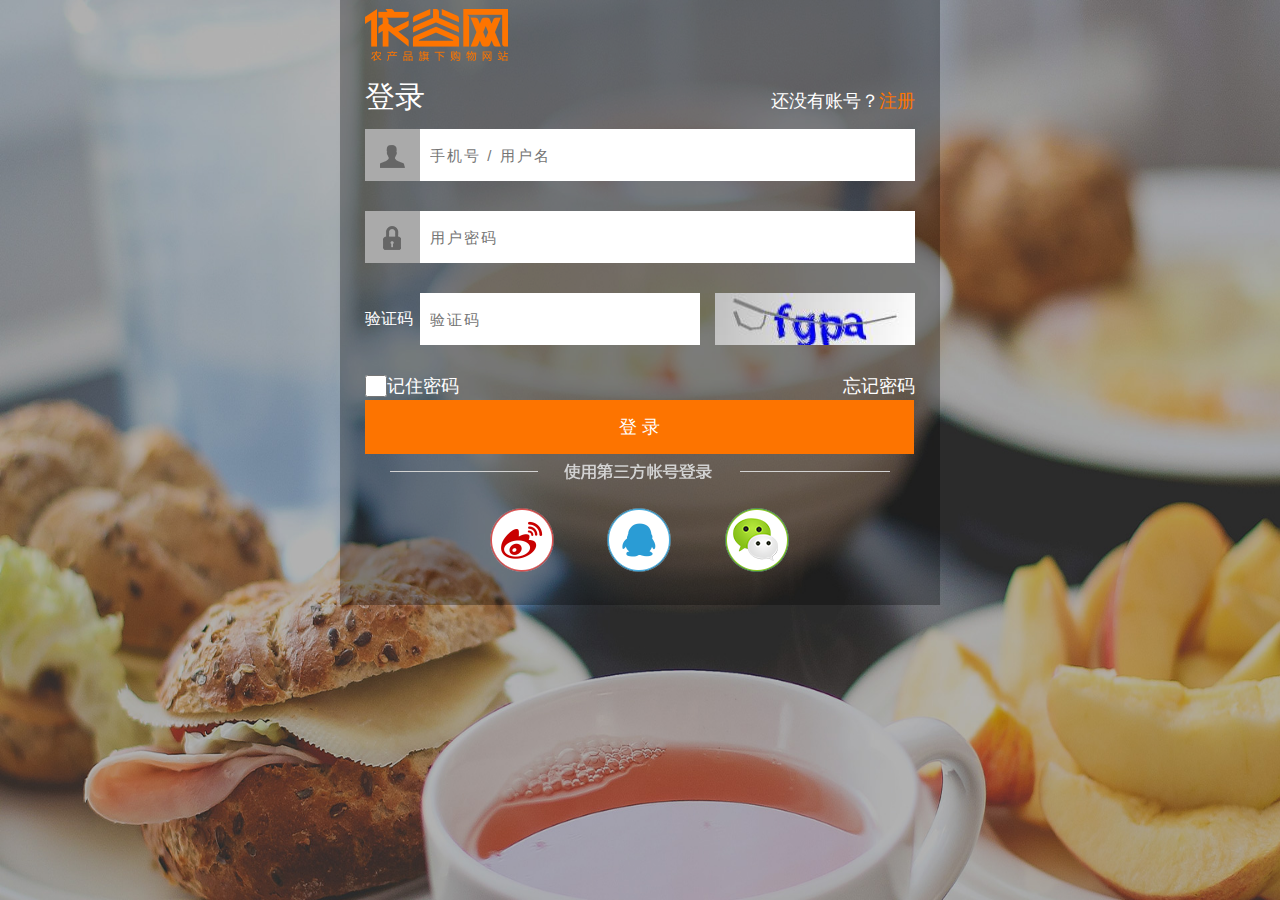
<file: login.html>
<!DOCTYPE html>
<html lang="en">
<head>
	<meta charset="UTF-8">
    <meta http-equiv="X-UA-Compatible" content="IE=edge,chrome=1" />
    <meta name="renderer" content="webkit" />
	<title>登录--依谷网</title>
    <meta content="依谷、水果、进口水果、生鲜、蔬菜、肉类、禽蛋、网购、大闸蟹、礼品卡、礼盒、农产品、批发、绿色食品、健康" name="Keywords"/>
    <meta content="农产品购物网站,提供进口水果、礼盒以及水果团购服务以及新鲜、优质、高档、绿色、健康无公害等日常农副食品，倡导低碳生活，提升生活品质，保障食品安全" name="Description"/>
    <link rel="stylesheet" type="text/css" href="style/base.css">
	<link rel="stylesheet" type="text/css" href="style/login.css">
	<link rel="shortcut icon" href="favicon.ico">
</head>
<body>
	<div id="login">
	    <div class="content">
	        <ul>
	            <!-- logo一栏 -->
	        	<li><a href="file:///C:/Users/lenovo/Desktop/%E4%BE%9D%E8%B0%B7%E7%BD%91/index.html"><img src="images/logo_login.png"></a></li>
	        	<!-- 登录一栏 -->
	        	<li class="wz"><b>登录</b><span>还没有账号？<a href="#">注册</a></span></li>
	        	<!-- 手机号/用户名 -->
	        	<li><strong><img src="images/2tu.png"></strong><input type="text" id="name" name="membername" class="name" placeholder="手机号 / 用户名" maxlength="30"></li>
	        	<li style="width: 10px; height: 30px;"></li>
	        	<!-- 密码 -->
	        	<li><strong><img src="images/2tu2.png"></strong><input type="password" id="name" name="membername" class="name" placeholder="用户密码"  maxlength="30"></li>
	        	<li style="width: 10px; height: 30px;"></li>
	        	<!-- 验证码 -->
	        	<li class="yzm"><b>验证码</b><input type="text" id="name" name="membername" class="name" placeholder="验证码"  maxlength="30"><span><img src="images/yzm.jpg" title="验证码" style="width: 200px; height: 52px;"><i class="iconfont">&#xe61f;</i></span></li>
	        	<!-- js -->
	        	<script type="text/javascript">
	        		$('#id').bind('input propertychange',function(){ //添加监听input值的改变事件
                    var tvalmum;
                    //统计input输入字段的长度
                  tvalnum = $(this).val().length;
                  //如果大于8个字直接进行字符串截取
                  if(tvalnum>30){          
                    var tval = $(this).val();        
                    tval = tval.substring(0,8);        
                    $(this).val(tval);
                    alert('长度超过限制！'); 
                   }
                       });
	        	</script>
	        	<!-- js -->
                <!-- 记住我 -->
                <li style="width: 10px; height: 30px;"></li>

                <li class="jzw"><input type="checkbox" id="name" name="membername" class="name" placeholder="用户密码"  maxlength="30" style="width: 22px; height: 22px; float: left;"><label style="margin-top: 5px;">记住密码</label> <a class="wj" href="#">忘记密码</a></li>
                <div class="dl"><a href="#">登 录</a></div>
                <div class="hg"><img src="images/san.png"></div>
                <!-- 第三方链接 -->
                <div class="qq"><a href="#"><img src="images/sina.png"></a><a href="#"><img src="images/qq.png"></a><a href="#"><img src="images/dou.png"></a></div>
	        </ul>
		</div>
	</div>
</body>
</html>
</file>
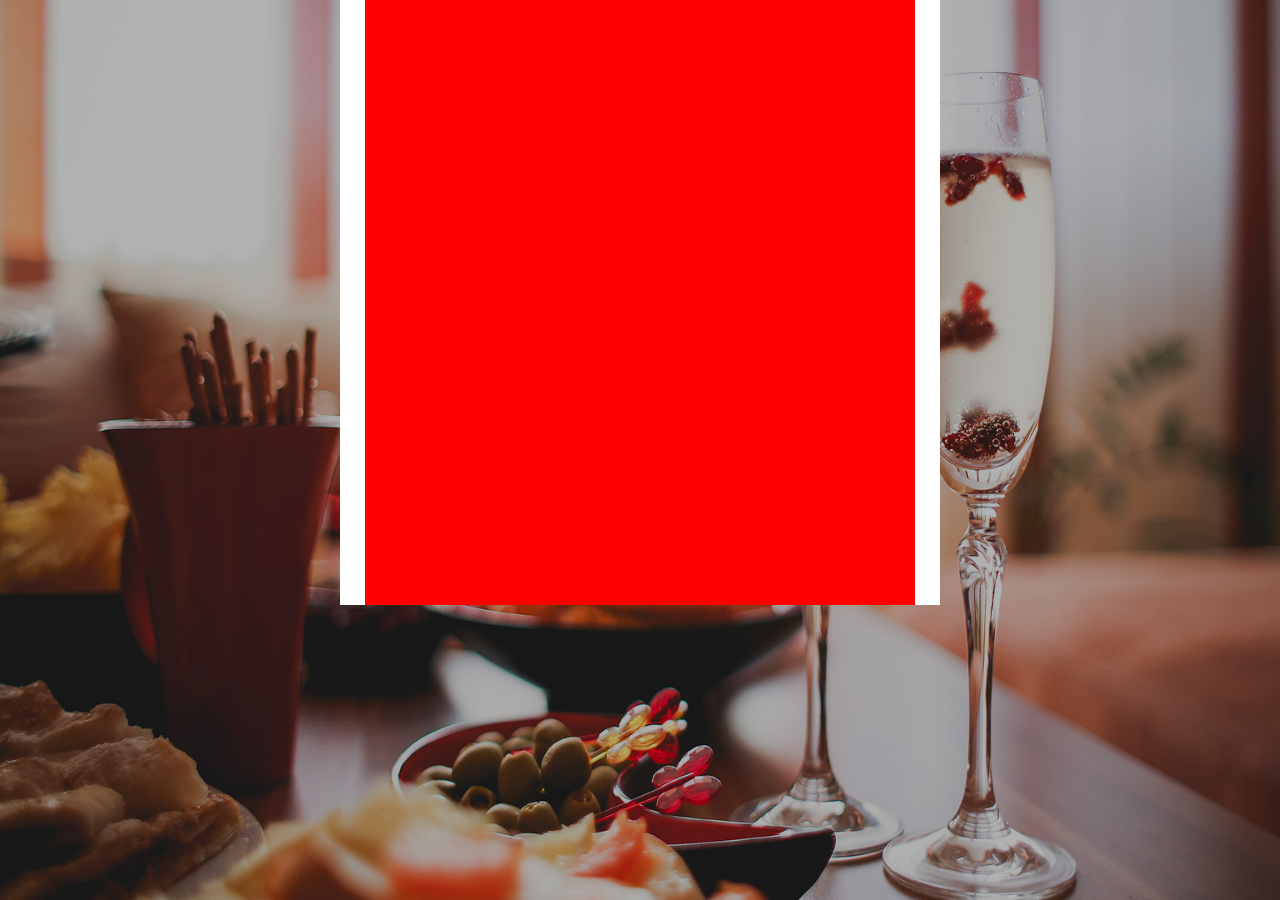
<file: toReg.html>
<!DOCTYPE html>
<html lang="en">
<head>
	<meta charset="UTF-8">
	<title>会员注册--依谷网</title>
	<meta http-equiv="X-UA-Compatible" content="IE=edge,chrome=1" />
    <meta name="renderer" content="webkit" />
    <meta content="依谷、水果、进口水果、生鲜、蔬菜、肉类、禽蛋、网购、大闸蟹、礼品卡、礼盒、农产品、批发、绿色食品、健康" name="Keywords"/>
    <meta content="农产品购物网站,提供进口水果、礼盒以及水果团购服务以及新鲜、优质、高档、绿色、健康无公害等日常农副食品，倡导低碳生活，提升生活品质，保障食品安全" name="Description"/>
    <link rel="stylesheet" type="text/css" href="style/base.css">
	<link rel="stylesheet" type="text/css" href="style/toReg.css">
	<link rel="shortcut icon" href="favicon.ico">
</head>
<body>
	<div id="toReg">
	    <div class="content">
		    <ul>
		    	<li></li>
		    </ul>
	    </div>
	</div>
</body>
</html>
</file>
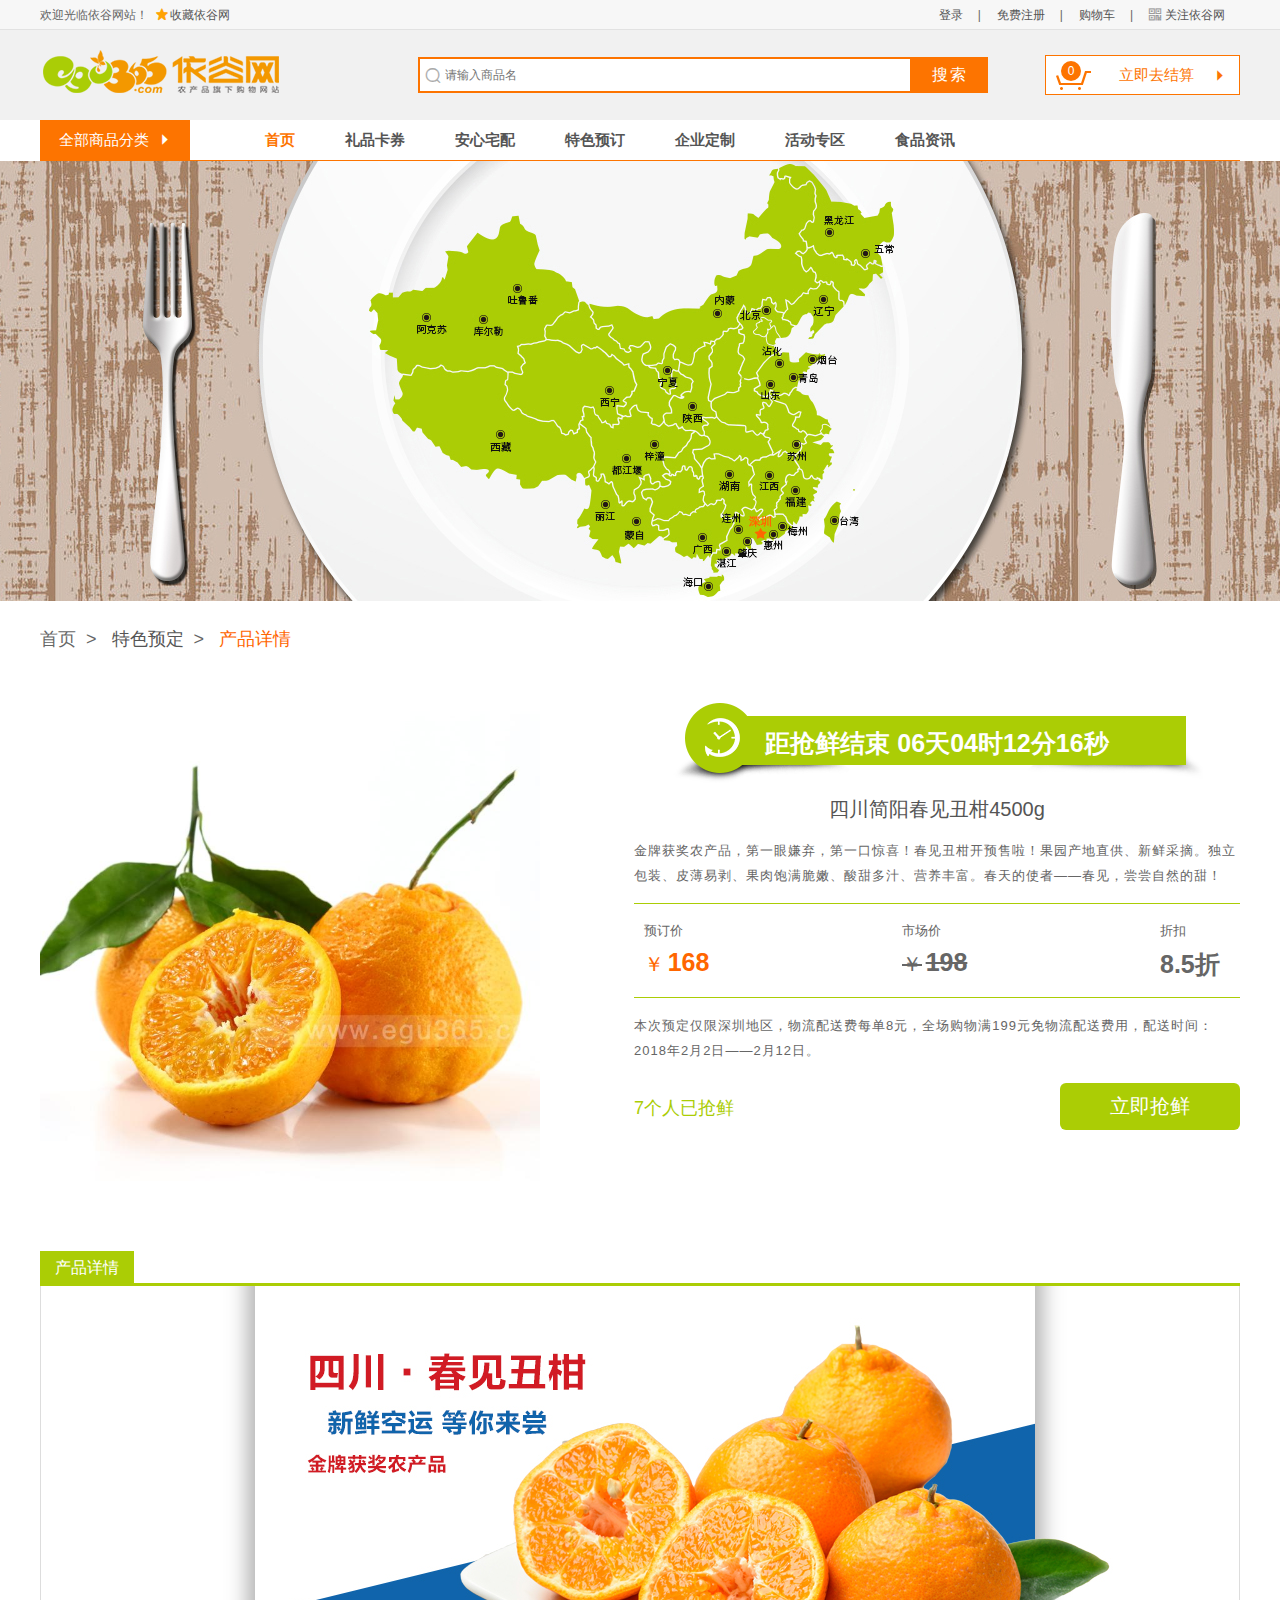
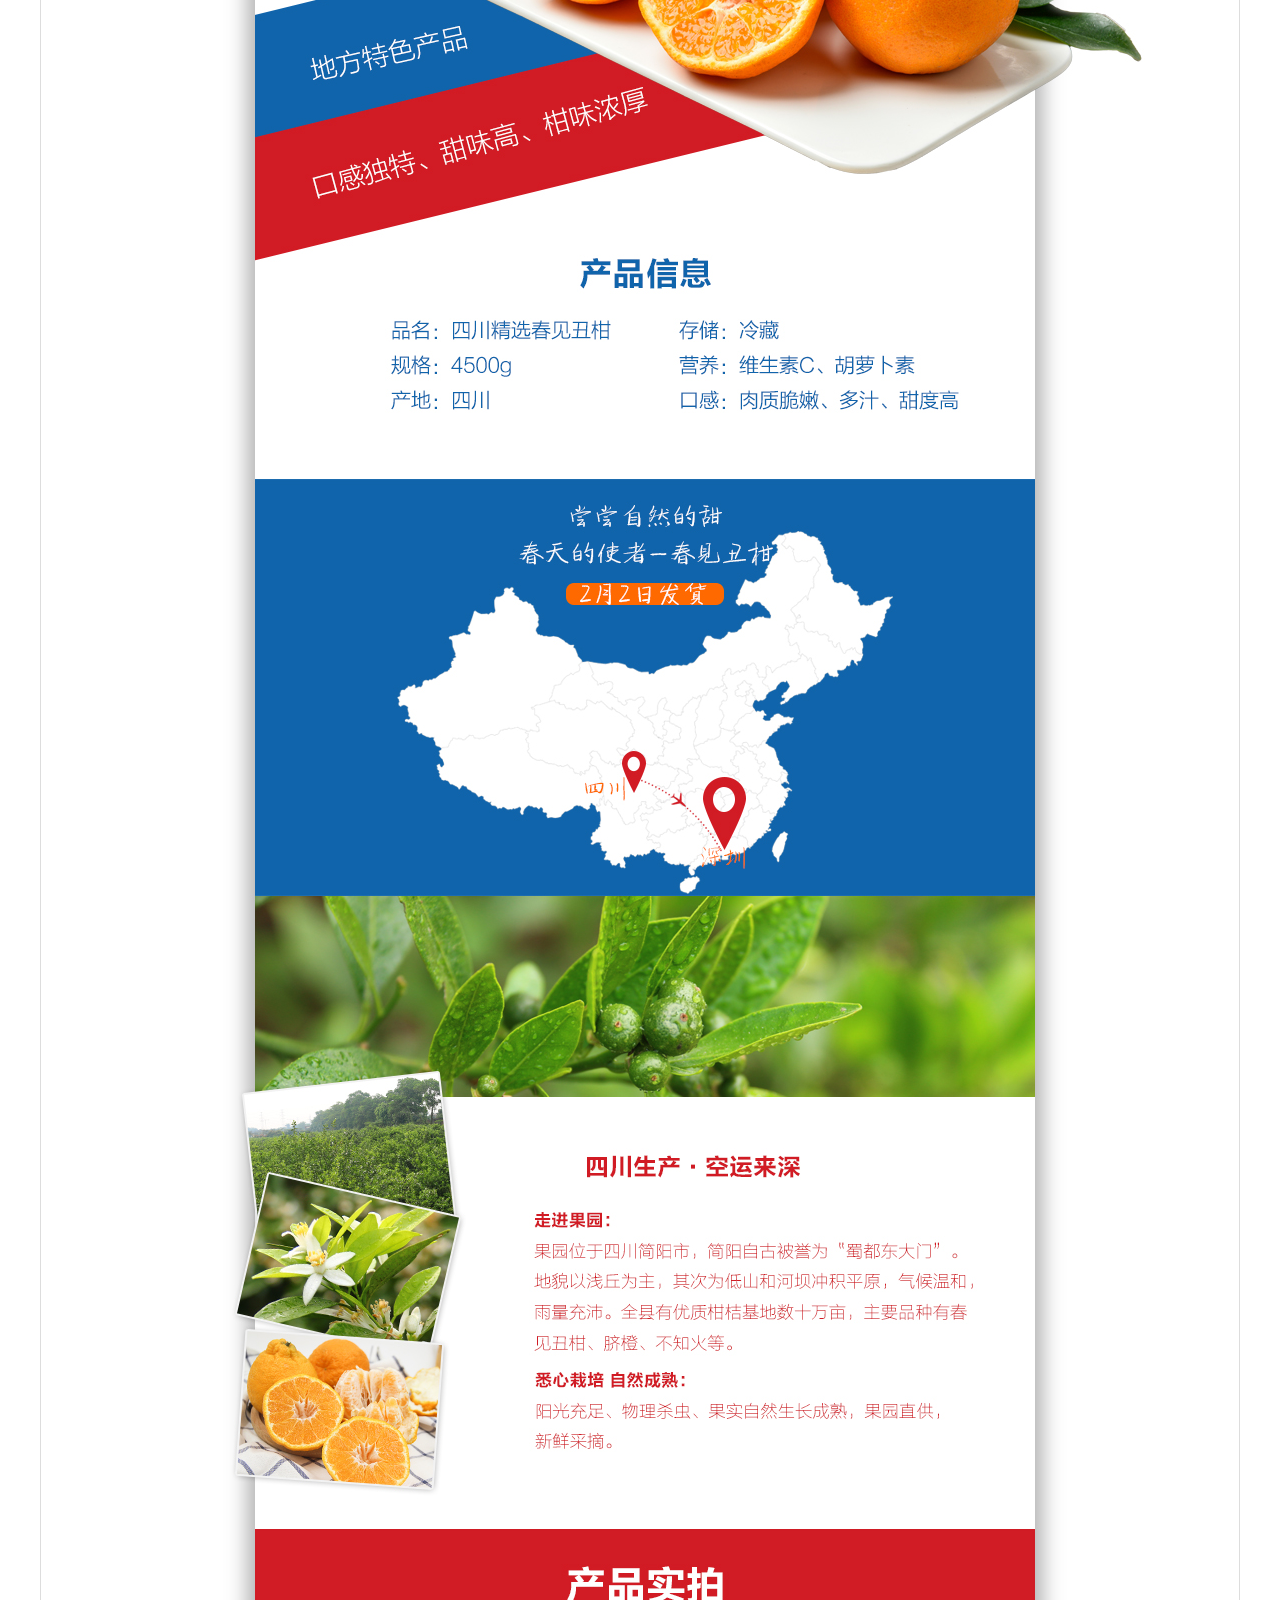
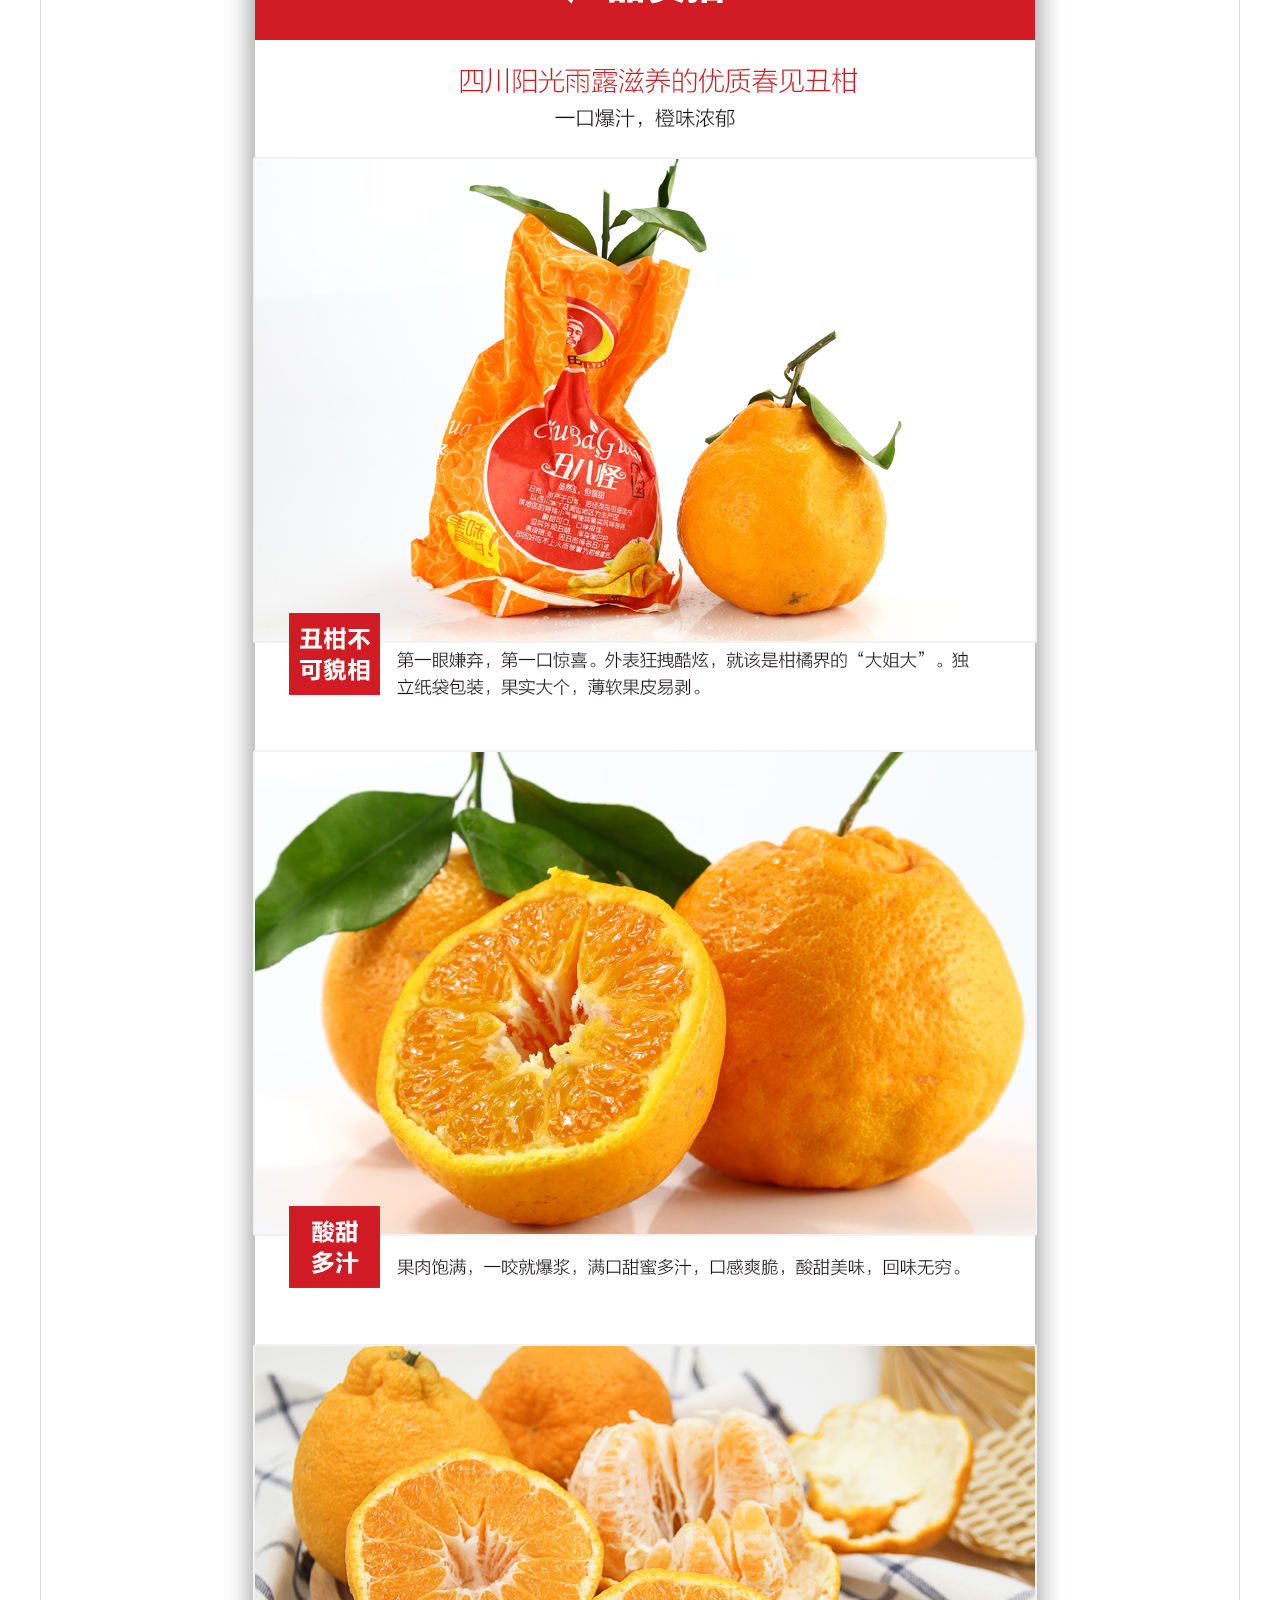
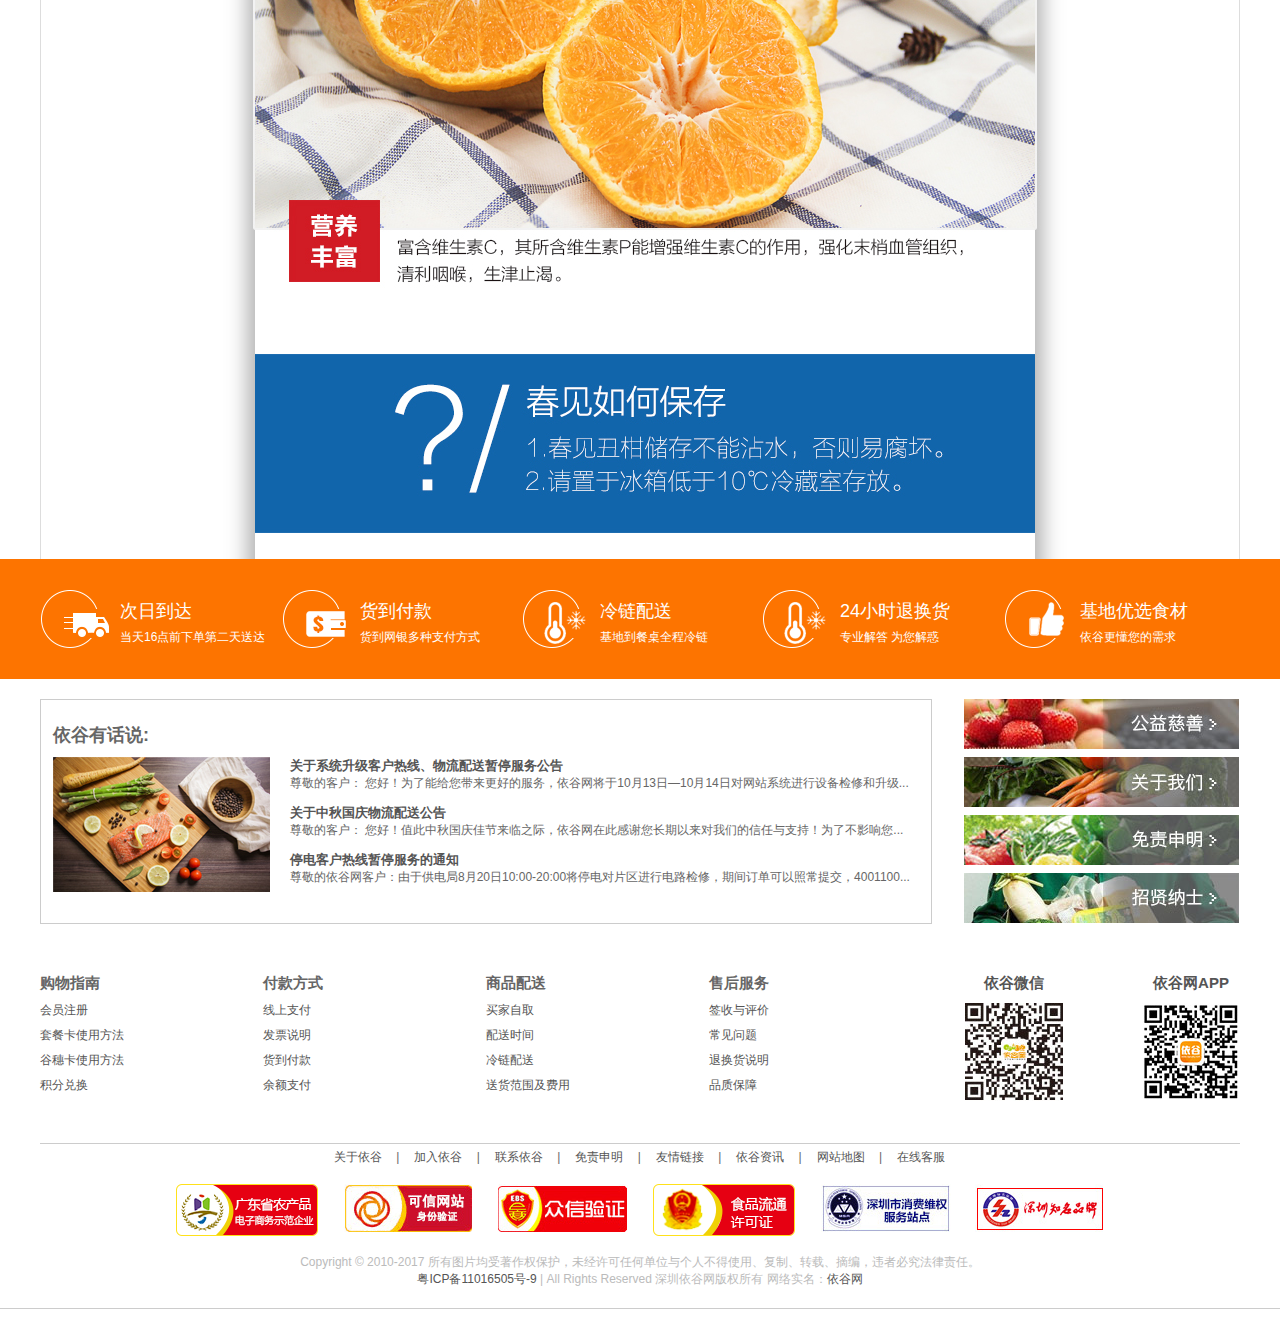
<file: tuango.html>
<!DOCTYPE html>
<html lang="en">
<head>
	<meta charset="UTF-8">
	<title>依谷网-专注于绿色生态农产品宅生活电商</title>
	<meta http-equiv="X-UA-Compatible" content="IE=edge,chrome=1" />
    <meta name="renderer" content="webkit" />
    <meta content="依谷、水果、进口水果、生鲜、蔬菜、肉类、禽蛋、网购、大闸蟹、礼品卡、礼盒、农产品、批发、绿色食品、健康" name="Keywords"/>
    <meta content="农产品购物网站,提供进口水果、礼盒以及水果团购服务以及新鲜、优质、高档、绿色、健康无公害等日常农副食品，倡导低碳生活，提升生活品质，保障食品安全" name="Description"/>
    <link rel="stylesheet" type="text/css" href="style/base.css">
	<link rel="stylesheet" type="text/css" href="style/tuango.css">
	<link rel="shortcut icon" href="favicon.ico">
</head>
<body>
<!-- 头部 -->
<div id="content">
    <!-- 顶部 -->
	<div class="top">
		<div class="top_1">
		<!-- 顶部左边 -->
			<div class="top_2">
				<p class="left">欢迎光临依谷网站！</p><a href="#"><b class="iconfont fl">&#xe60c;</b>收藏依谷网</a>
			</div>
			<ul>
			    <li><a href="file:///C:/Users/lenovo/Desktop/%E4%BE%9D%E8%B0%B7%E7%BD%91/login.html">登录</a>|</li>
			    <li><a href="#">免费注册</a>|</li>
			    <li><a href="#">购物车</a>|</li>
			    <li class="mobile"><span><b class="iconfont fr">&#xe602;</b><a href="#">关注依谷网<img class="e" src="images/wx.png"></a></span></li>
			</ul>
		</div>
	</div>
	<!-- 头部 -->
	<div class="header">
	    <div class="center">
	        <!-- logo -->
		    <h1><a href="file:///C:/Users/lenovo/Desktop/%E4%BE%9D%E8%B0%B7%E7%BD%91/index.html"><img src="images/logo.png"></a></h1>
		    <!-- 搜索框 -->
		    <div class="search_box fl">
        	    <form  action="" method="post">
            	    <input type="text" placeholder="请输入商品名">
                    <input type="submit" value="搜索">
                    <i class="iconfont">&#xe61a;</i>
                </form>
            </div>
            <!-- 立即去结算 -->
		    <div class="top_cart">
		    	<div class="top_cart_zez">
		    		<em class="shop"><b>0</b></em>
		    		<span><a href="#">立即去结算</a></span>
		    		<i class="iconfont">&#xe764;</i>
		    	</div>

		    	<div class="top_cart_top">
		    		<div class="atop"><b>最新加入的商品</b></div>
		    		<div class="acenter"><img src="images/cart_k.png"><br><em>您的购物车空空的，赶紧选购吧！</em></div>	
		    		<div class="abottom"><em>共0件商品</em><em class="abottom_1">共计<span>￥0.00</span></em></div>
		    	</div>
		    </div>
	    </div>
	</div>
</div>

<!-- 导航 -->
<div id="menu">
	<div class="nav">
		<div class="left">
			<h2><a href="#">全部商品分类</a><b class="iconfont">&#xe764;</b></h2>
			<div class="kinds_con">
            	<!--第一项-->
            	<dl>
                	<dt class="menu">
                    	<h3><i class="iconfont">&#xe60e;</i><a href="#">水果蔬菜</a></h3>
                    </dt>
                	<dd class="submenu">
                    	<div class="item clearfix">
                        	<h4><a href="#">国产水果</a></h4>
                            <p><a href="#">苹果</a> <a href="#">水蜜桃</a> <a href="#">香蕉</a> <a href="#">橘子</a> <a href="#">西瓜</a> <a href="#">榴莲</a> <a href="#">柠檬</a> <a href="#">荔枝</a> </p>  
                        </div>
                        
                        <div class="item clearfix">
                        	<h4><a href="#">进口水果</a></h4>
                            <p><a href="#">美国</a> <a href="#">日本</a> <a href="#">韩国</a> <a href="#">越南</a> <a href="#">泰国</a> <a href="#">老挝</a> </p>  
                        </div>

                        <div class="item clearfix">
                        	<h4><a href="#">新鲜蔬菜</a></h4>
                            <p><a href="#">叶菜</a> <a href="#">根茎</a> <a href="#">菌菇类</a> <a href="#">茄果</a> <a href="#">豆类</a> <a href="#">瓜类</a> </p>  
                        </div>
                        <div class="item clearfix">
                        	<h4><a href="#">进口水果</a></h4>
                            <p><a href="#">美国</a> <a href="#">日本</a> <a href="#">韩国</a> <a href="#">越南</a> <a href="#">泰国</a> <a href="#">老挝</a> </p>  
                        </div>

                        <div class="item clearfix">
                        	<h4><a href="#">新鲜蔬菜</a></h4>
                            <p><a href="#">叶菜</a> <a href="#">根茎</a> <a href="#">菌菇类</a> <a href="#">茄果</a> <a href="#">豆类</a> <a href="#">瓜类</a> </p>  
                        </div>
                    </dd>
                </dl>	
            	<!--第一项 end-->
                <dl>
        	        <dt class="menu">
                        <h3><i class="iconfont">&#xe609;</i><a href="#">肉禽蛋奶</a></h3>  
                    </dt>
                    <dd class="submenu">
                        <div class="item clearfix">
                        	<h4><a href="#">进口水果</a></h4>
                            <p><a href="#">美国</a> <a href="#">日本</a> <a href="#">韩国</a> <a href="#">越南</a> <a href="#">泰国</a> <a href="#">老挝</a> </p>  
                        </div>

                        <div class="item clearfix">
                        	<h4><a href="#">新鲜蔬菜</a></h4>
                            <p><a href="#">叶菜</a> <a href="#">根茎</a> <a href="#">菌菇类</a> <a href="#">茄果</a> <a href="#">豆类</a> <a href="#">瓜类</a> </p>  
                        </div>
                        <div class="item clearfix">
                        	<h4><a href="#">进口水果</a></h4>
                            <p><a href="#">美国</a> <a href="#">日本</a> <a href="#">韩国</a> <a href="#">越南</a> <a href="#">泰国</a> <a href="#">老挝</a> </p>  
                        </div>

                        <div class="item clearfix">
                        	<h4><a href="#">新鲜蔬菜</a></h4>
                            <p><a href="#">叶菜</a> <a href="#">根茎</a> <a href="#">菌菇类</a> <a href="#">茄果</a> <a href="#">豆类</a> <a href="#">瓜类</a> </p>  
                        </div>
                    </dd>
                </dl>
                <dl>
        	        <dt class="menu">
                        <h3><i class="iconfont">&#xe643;</i><a href="#">粮油副食</a></h3>
                    </dt>
                    <dd class="submenu"  style="top:-1px;">
            	        <div class="item clearfix">
                        	<h4><a href="#">进口水果</a></h4>
                            <p><a href="#">美国</a> <a href="#">日本</a> <a href="#">韩国</a> <a href="#">越南</a> <a href="#">泰国</a> <a href="#">老挝</a> </p>  
                        </div>

                        <div class="item clearfix">
                        	<h4><a href="#">新鲜蔬菜</a></h4>
                            <p><a href="#">叶菜</a> <a href="#">根茎</a> <a href="#">菌菇类</a> <a href="#">茄果</a> <a href="#">豆类</a> <a href="#">瓜类</a> </p>  
                        </div>
                    </dd>
                </dl>
                <dl>
        	        <dt class="menu">
                        <h3><i class="iconfont">&#xe601;</i><a href="#">吃货精选</a></h3>
                    </dt>
                    <dd class="submenu"  style="top:-1px;">
            	        <div class="item clearfix">
                        	<h4><a href="#">进口水果</a></h4>
                            <p><a href="#">美国</a> <a href="#">日本</a> <a href="#">韩国</a> <a href="#">越南</a> <a href="#">泰国</a> <a href="#">老挝</a> </p>  
                        </div>

                        <div class="item clearfix">
                        	<h4><a href="#">新鲜蔬菜</a></h4>
                            <p><a href="#">叶菜</a> <a href="#">根茎</a> <a href="#">菌菇类</a> <a href="#">茄果</a> <a href="#">豆类</a> <a href="#">瓜类</a> </p>  
                        </div>
                    </dd>
                </dl>
                <dl>
        	        <dt class="menu">
                        <h3><i class="iconfont">&#xe641;</i><a href="#">主题场景</a></h3>
                    </dt>
                    <dd class="submenu" style="top:-51px;">
            	       <div class="item clearfix">
                        	<h4><a href="#">进口水果</a></h4>
                            <p><a href="#">美国</a> <a href="#">日本</a> <a href="#">韩国</a> <a href="#">越南</a> <a href="#">泰国</a> <a href="#">老挝</a> </p>  
                        </div>

                        <div class="item clearfix">
                        	<h4><a href="#">新鲜蔬菜</a></h4>
                            <p><a href="#">叶菜</a> <a href="#">根茎</a> <a href="#">菌菇类</a> <a href="#">茄果</a> <a href="#">豆类</a> <a href="#">瓜类</a> </p>  
                        </div>
                    </dd>
                </dl>
                <dl>
        	        <dt class="menu">
                        <h3><i class="iconfont">&#xe60a;</i><a href="#">这箱有礼</a></h3>
                    </dt>
                    <dd class="submenu" style="top:-101px;">
            	        <div class="item clearfix">
                        	<h4><a href="#">进口水果</a></h4>
                            <p><a href="#">美国</a> <a href="#">日本</a> <a href="#">韩国</a> <a href="#">越南</a> <a href="#">泰国</a> <a href="#">老挝</a> </p>  
                        </div>

                        <div class="item clearfix">
                        	<h4><a href="#">新鲜蔬菜</a></h4>
                            <p><a href="#">叶菜</a> <a href="#">根茎</a> <a href="#">菌菇类</a> <a href="#">茄果</a> <a href="#">豆类</a> <a href="#">瓜类</a> </p>  
                        </div>
                    </dd>
                </dl>
                <dl>
        	        <dt class="menu">
                        <h3><i class="iconfont">&#xe711;</i><a href="#">生活用品</a></h3>
                    </dt>
                    <dd class="submenu" style="top:-150px;">
                    	<div class="item clearfix">
                        	<h4><a href="#">进口水果</a></h4>
                            <p><a href="#">美国</a> <a href="#">日本</a> <a href="#">韩国</a> <a href="#">越南</a> <a href="#">泰国</a> <a href="#">老挝</a> </p>  
                        </div>

                        <div class="item clearfix">
                        	<h4><a href="#">新鲜蔬菜</a></h4>
                            <p><a href="#">叶菜</a> <a href="#">根茎</a> <a href="#">菌菇类</a> <a href="#">茄果</a> <a href="#">豆类</a> <a href="#">瓜类</a> </p>  
                        </div>
                    </dd>
                </dl>
            </div>
		</div>
		<ul>
            <li class="one"><a href="#">首页</a></li>
            <li><a href="#">礼品卡券</a></li>
            <li><a href="#">安心宅配</a></li>
            <li><a href="#">特色预订</a></li>
            <li><a href="#">企业定制</a></li>
            <li><a href="#">活动专区</a></li>
            <li><a href="#">食品资讯</a></li>
        </ul>
	</div>
</div>

<!-- banner -->
<div id="banner"></div>

<!-- 产品详情 -->
<div id="product">
    <!-- 产品详情 -->
    <div class="details">
        首页&nbsp;&nbsp;>&nbsp;&nbsp;
        <a href="#">特色预定</a>&nbsp;&nbsp;>&nbsp;&nbsp;
        <span>产品详情</span>
    </div>
    
    <div class="box">
        <!-- 左图 -->
        <div class="left">
            <a href="#"><img src="images/1517198490055.jpg"></a>
        </div>
        <!-- 右详情 -->
        <div class="right">
        <!-- 倒计时 -->
        <div class="time">距抢鲜结束 06天04时12分16秒</div>

        <!-- 标题 -->
        <div class="top"><a href="#">四川简阳春见丑柑4500g</a></div>

        <!-- 内容 -->
        <div class="bottom">金牌获奖农产品，第一眼嫌弃，第一口惊喜！春见丑柑开预售啦！果园产地直供、新鲜采摘。独立包装、皮薄易剥、果肉饱满脆嫩、酸甜多汁、营养丰富。春天的使者——春见，尝尝自然的甜！</div>

        <!-- 价格 -->
        <div class="price">
            <div class="left">
                <p>预订价</p>
                <b>￥</b>
                <span>168</span>
            </div>

            <div class="left">
                <p>市场价</p>
                <b class="a">￥</b>
                <span class="b">198</span>
            </div>

            <div class="left">
                <p>折扣</p>
                <span class="c">8.5折</span>
            </div>
        </div>

        <!-- 立即抢鲜 -->
        <p class="zi">本次预定仅限深圳地区，物流配送费每单8元，全场购物满199元免物流配送费用，配送时间：2018年2月2日——2月12日。</p>

        <div class="prerelease">
            <div><p>7个人已抢鲜</p></div>
            <a href="#">立即抢鲜</a>
        </div>
        </div>
    </div>
    <!-- 左产品详情 -->
    <div class="tvka">
        <span>产品详情</span>
        <div class="a11"></div>
    </div>
    <!-- 图片 -->
    <div id="tu">
        <img src="images/1517198332311.jpg">
        <img src="images/1517198337130.jpg">
        <img src="images/1517198342023.jpg">
        <img src="images/1517198346145.jpg">
        <img src="images/1517198350754.jpg">
        <img src="images/1517198356041.jpg">
    </div>
</div>

<!-- 次日到达一栏 -->
<div id="bottom">
    <div class="bottom_box">
        <ul>
            <li>
                <div class="tu"><img src="images/1l1.png"></div>
                <div class="bottom_zi">
                    <p>次日到达</p>
                    <span>当天16点前下单第二天送达</span>
                </div>
            </li>
            <li>
                <div class="tu"><img src="images/1l2.png"></div>
                <div class="bottom_zi">
                    <p>货到付款</p>
                    <span>货到网银多种支付方式</span>
                </div>
            </li>
            <li>
                <div class="tu"><img src="images/1l3.png"></div>
                <div class="bottom_zi">
                    <p>冷链配送</p>
                    <span>基地到餐桌全程冷链</span>
                </div>
            </li>
            <li>
                <div class="tu"><img src="images/1l3.png"></div>
                <div class="bottom_zi">
                    <p>24小时退换货</p>
                    <span>专业解答 为您解惑</span>
                </div>
            </li>
            <li>
                <div class="tu"><img src="images/1l5.png"></div>
                <div class="bottom_zi">
                    <p>基地优选食材</p>
                    <span>依谷更懂您的需求</span>
                </div>
            </li>
        </ul>
    </div>
</div>

<!-- 底部 -->
<div id="bottom_max">
    <div class="box">
        <!-- 依谷有话说一栏 -->
        <div class="one">
            <div class="left">
                <div class="left1">依谷有话说:</div>
                <div class="left2"><a href="#"><img src="images/1g1.jpg"></a></div>
                <div class="left3">
                    <ul>
                        <li>
                            <a href="#" title="关于系统升级客户热线、物流配送暂停服务公告">关于系统升级客户热线、物流配送暂停服务公告</a>
                            <p><a href="#" title="关于系统升级客户热线、物流配送暂停服务公告"></a>尊敬的客户： 您好！为了能给您带来更好的服务，依谷网将于10月13日—10月14日对网站系统进行设备检修和升级...</p>
                        </li>
                        <li>
                            <a href="#" title="关于中秋国庆物流配送公告">关于中秋国庆物流配送公告</a>
                            <p><a href="#" title="关于系统升级客户热线、物流配送暂停服务公告"></a>尊敬的客户： 您好！值此中秋国庆佳节来临之际，依谷网在此感谢您长期以来对我们的信任与支持！为了不影响您... </p>
                        </li>
                        <li>
                            <a href="#" title="停电客户热线暂停服务的通知">停电客户热线暂停服务的通知</a>
                            <p><a href="#" title="关于系统升级客户热线、物流配送暂停服务公告"></a>尊敬的依谷网客户：由于供电局8月20日10:00-20:00将停电对片区进行电路检修，期间订单可以照常提交，4001100...</p>
                        </li>
                    </ul>
                </div>
            </div>
            <div class="right">
                <ul>
                    <li><a href="#"><img src="images/1k1.jpg"></a></li>
                    <li><a href="#"><img src="images/1k2.jpg"></a></li>
                    <li><a href="#"><img src="images/1k3.jpg"></a></li>
                    <li><a href="#"><img src="images/1k4.jpg"></a></li>
                </ul>
            </div>
        </div>
        <!-- 二维码一栏 -->
        <div class="two">
            <div class="left">

                <div class="a">
                    <strong>购物指南</strong>
                    <ul>
                        <li><a href="#">会员注册</a></li>
                        <li><a href="#">套餐卡使用方法</a></li>
                        <li><a href="#">谷穗卡使用方法</a></li>
                        <li><a href="#">积分兑换</a></li>
                    </ul>
                </div>
                <div class="a">
                    <strong>付款方式</strong>
                    <ul>
                        <li><a href="#">线上支付</a></li>
                        <li><a href="#">发票说明</a></li>
                        <li><a href="#">货到付款</a></li>
                        <li><a href="#">余额支付</a></li>
                    </ul>
                </div>
                <div class="a">
                    <strong>商品配送</strong>
                    <ul>
                        <li><a href="#">买家自取</a></li>
                        <li><a href="#">配送时间</a></li>
                        <li><a href="#">冷链配送</a></li>
                        <li><a href="#">送货范围及费用</a></li>
                    </ul>
                </div>
                <div class="a">
                    <strong>售后服务</strong>
                    <ul>
                        <li><a href="#">签收与评价</a></li>
                        <li><a href="#">常见问题</a></li>
                        <li><a href="#">退换货说明</a></li>
                        <li><a href="#">品质保障</a></li>
                    </ul>
                </div>
            </div>
            <div class="right">
                <div class="b">
                    <p>依谷微信</p>
                    <img src="images/1n2.jpg">
                </div>
                <div class="e">
                    <p>依谷网APP</p>
                    <img src="images/1n1.jpg">
                </div>
            </div>
        </div>
    </div>
</div> 

<!-- 版权信息栏 -->
<div id="dibu">
    <div class="center">
        <ul>
            <li><a href="#">关于依谷</a> | </li>
            <li><a href="#">加入依谷</a> | </li>
            <li><a href="#">联系依谷</a> | </li>
            <li><a href="#">免责申明</a> | </li>
            <li><a href="#">友情链接</a> | </li>
            <li><a href="#">依谷资讯</a> | </li>
            <li><a href="#">网站地图</a> | </li>
            <li><a href="#">在线客服</a></li>
        </ul>
        <div class="top">
            <a href="#"><img src="images/1m1.png"></a>
            <a href="#"><img src="images/1m2.jpg"></a>
            <a href="#"><img src="images/1m3.jpg"></a>
            <a href="#"><img src="images/1m4.png"></a>
            <a href="#"><img src="images/1m5.jpg"></a>
            <a href="#"><img src="images/1m6.jpg"></a>
        </div>
        <dd>Copyright © 2010-2017 所有图片均受著作权保护，未经许可任何单位与个人不得使用、复制、转载、摘编，违者必究法律责任。<br><a href="#">粤ICP备11016505号-9</a> |  All Rights Reserved 深圳依谷网版权所有 网络实名：<a href="#">依谷网</a></dd>
    </div>
</div>

</body>
</html>
</file>
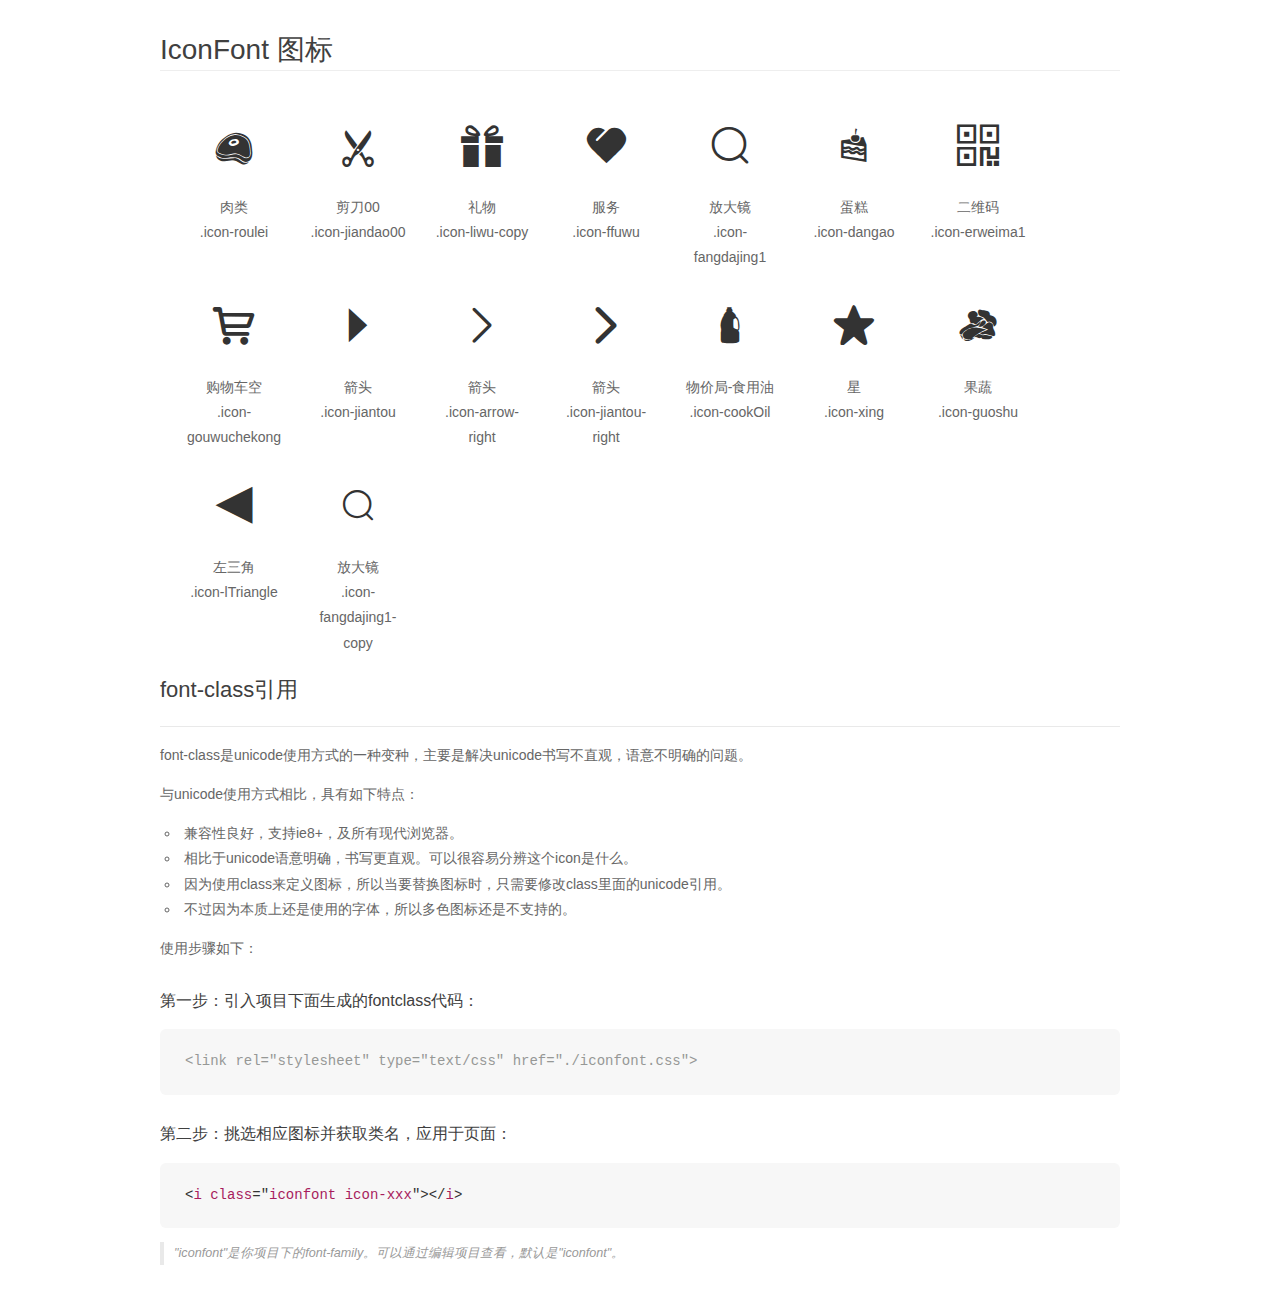
<file: js/download/font_532552_kood09f666crf6r/demo_fontclass.html>
<!DOCTYPE html>
<html>
<head>
    <meta charset="utf-8"/>
    <title>IconFont</title>
    <link rel="stylesheet" href="demo.css">
    <link rel="stylesheet" href="iconfont.css">
</head>
<body>
    <div class="main markdown">
        <h1>IconFont 图标</h1>
        <ul class="icon_lists clear">
            
                <li>
                <i class="icon iconfont icon-roulei"></i>
                    <div class="name">肉类</div>
                    <div class="fontclass">.icon-roulei</div>
                </li>
            
                <li>
                <i class="icon iconfont icon-jiandao00"></i>
                    <div class="name">剪刀00</div>
                    <div class="fontclass">.icon-jiandao00</div>
                </li>
            
                <li>
                <i class="icon iconfont icon-liwu-copy"></i>
                    <div class="name">礼物</div>
                    <div class="fontclass">.icon-liwu-copy</div>
                </li>
            
                <li>
                <i class="icon iconfont icon-ffuwu"></i>
                    <div class="name">服务</div>
                    <div class="fontclass">.icon-ffuwu</div>
                </li>
            
                <li>
                <i class="icon iconfont icon-fangdajing1"></i>
                    <div class="name">放大镜</div>
                    <div class="fontclass">.icon-fangdajing1</div>
                </li>
            
                <li>
                <i class="icon iconfont icon-dangao"></i>
                    <div class="name">蛋糕</div>
                    <div class="fontclass">.icon-dangao</div>
                </li>
            
                <li>
                <i class="icon iconfont icon-erweima1"></i>
                    <div class="name">二维码</div>
                    <div class="fontclass">.icon-erweima1</div>
                </li>
            
                <li>
                <i class="icon iconfont icon-gouwuchekong"></i>
                    <div class="name">购物车空</div>
                    <div class="fontclass">.icon-gouwuchekong</div>
                </li>
            
                <li>
                <i class="icon iconfont icon-jiantou"></i>
                    <div class="name">箭头</div>
                    <div class="fontclass">.icon-jiantou</div>
                </li>
            
                <li>
                <i class="icon iconfont icon-arrow-right"></i>
                    <div class="name">箭头</div>
                    <div class="fontclass">.icon-arrow-right</div>
                </li>
            
                <li>
                <i class="icon iconfont icon-jiantou-right"></i>
                    <div class="name">箭头</div>
                    <div class="fontclass">.icon-jiantou-right</div>
                </li>
            
                <li>
                <i class="icon iconfont icon-cookOil"></i>
                    <div class="name">物价局-食用油</div>
                    <div class="fontclass">.icon-cookOil</div>
                </li>
            
                <li>
                <i class="icon iconfont icon-xing"></i>
                    <div class="name">星</div>
                    <div class="fontclass">.icon-xing</div>
                </li>
            
                <li>
                <i class="icon iconfont icon-guoshu"></i>
                    <div class="name">果蔬</div>
                    <div class="fontclass">.icon-guoshu</div>
                </li>
            
                <li>
                <i class="icon iconfont icon-lTriangle"></i>
                    <div class="name">左三角</div>
                    <div class="fontclass">.icon-lTriangle</div>
                </li>
            
                <li>
                <i class="icon iconfont icon-fangdajing1-copy"></i>
                    <div class="name">放大镜</div>
                    <div class="fontclass">.icon-fangdajing1-copy</div>
                </li>
            
        </ul>

        <h2 id="font-class-">font-class引用</h2>
        <hr>

        <p>font-class是unicode使用方式的一种变种，主要是解决unicode书写不直观，语意不明确的问题。</p>
        <p>与unicode使用方式相比，具有如下特点：</p>
        <ul>
        <li>兼容性良好，支持ie8+，及所有现代浏览器。</li>
        <li>相比于unicode语意明确，书写更直观。可以很容易分辨这个icon是什么。</li>
        <li>因为使用class来定义图标，所以当要替换图标时，只需要修改class里面的unicode引用。</li>
        <li>不过因为本质上还是使用的字体，所以多色图标还是不支持的。</li>
        </ul>
        <p>使用步骤如下：</p>
        <h3 id="-fontclass-">第一步：引入项目下面生成的fontclass代码：</h3>


        <pre><code class="lang-js hljs javascript"><span class="hljs-comment">&lt;link rel="stylesheet" type="text/css" href="./iconfont.css"&gt;</span></code></pre>
        <h3 id="-">第二步：挑选相应图标并获取类名，应用于页面：</h3>
        <pre><code class="lang-css hljs">&lt;<span class="hljs-selector-tag">i</span> <span class="hljs-selector-tag">class</span>="<span class="hljs-selector-tag">iconfont</span> <span class="hljs-selector-tag">icon-xxx</span>"&gt;&lt;/<span class="hljs-selector-tag">i</span>&gt;</code></pre>
        <blockquote>
        <p>"iconfont"是你项目下的font-family。可以通过编辑项目查看，默认是"iconfont"。</p>
        </blockquote>
    </div>
</body>
</html>
</file>
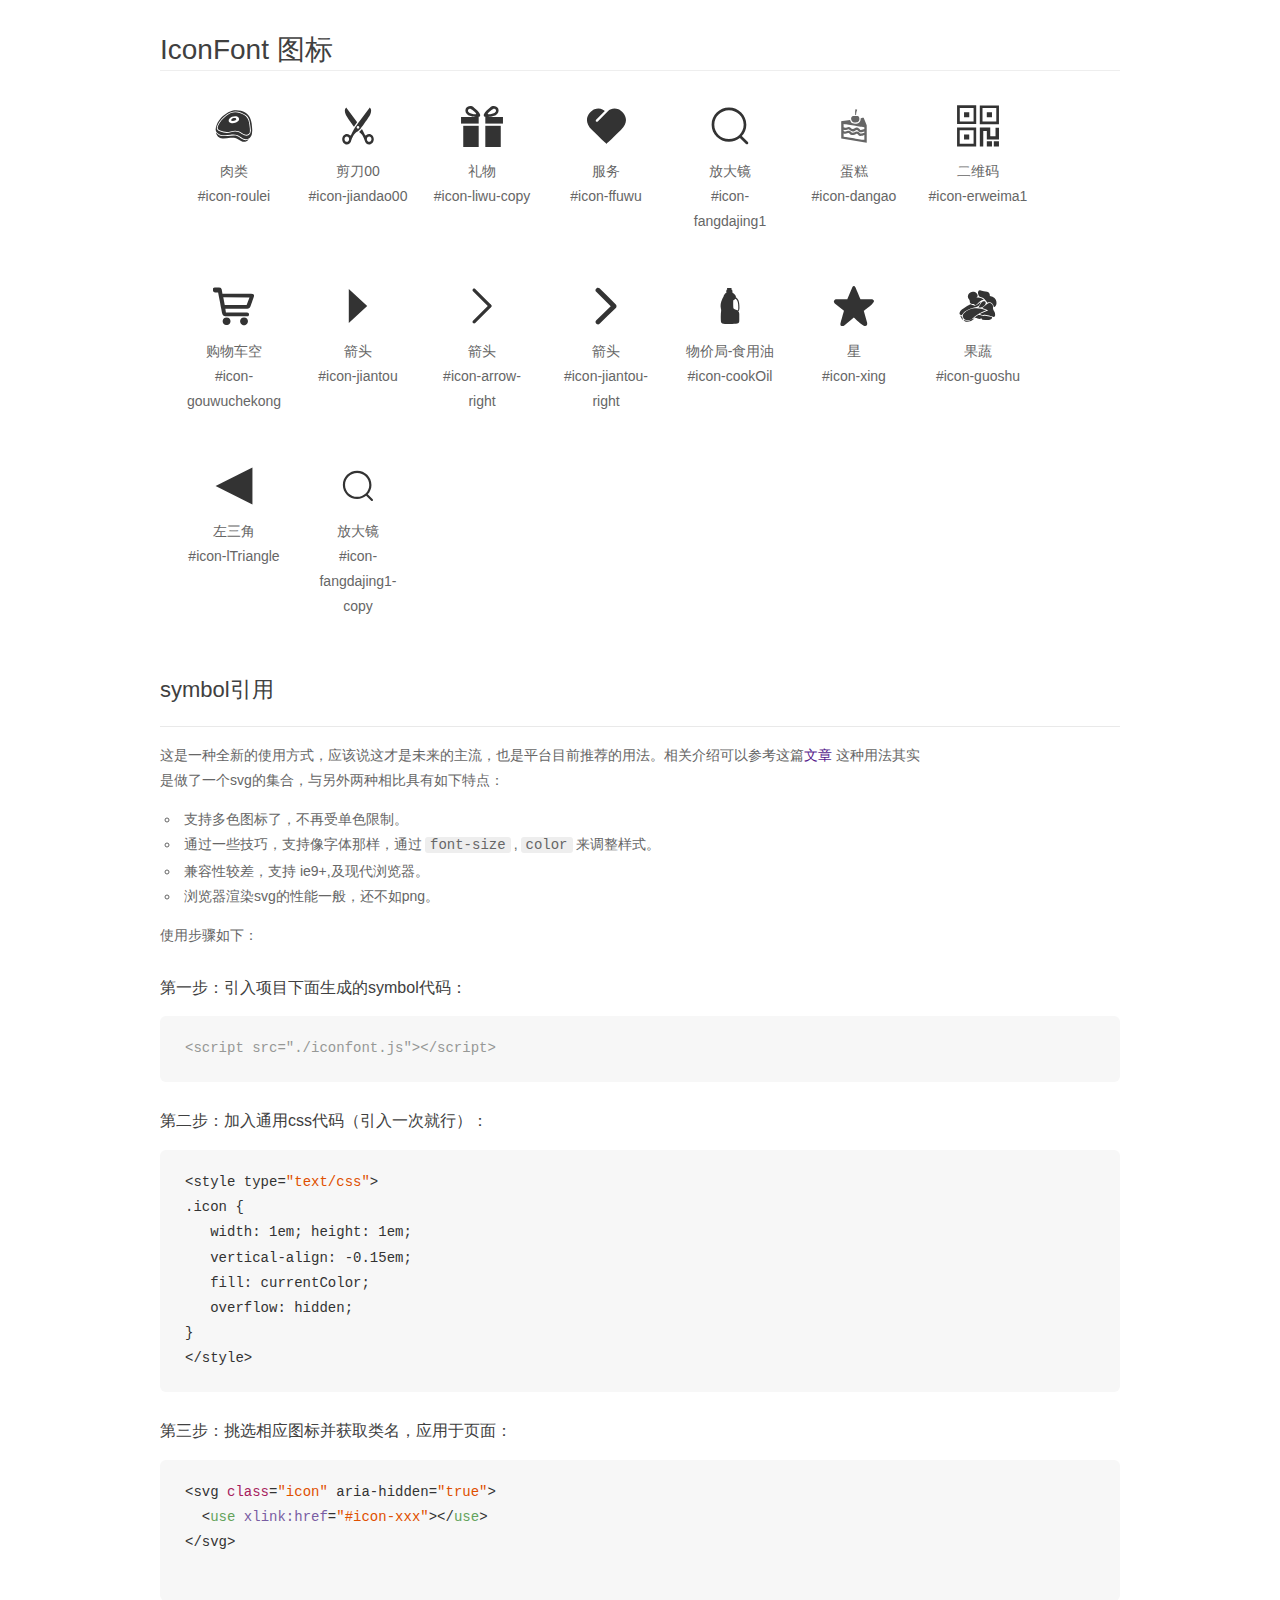
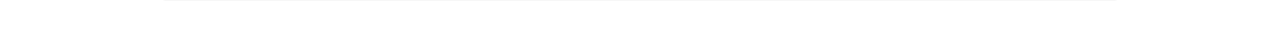
<file: js/download/font_532552_kood09f666crf6r/demo_symbol.html>
<!DOCTYPE html>
<html>
<head>
    <meta charset="utf-8"/>
    <title>IconFont</title>
    <link rel="stylesheet" href="demo.css">
    <script src="iconfont.js"></script>

    <style type="text/css">
        .icon {
          /* 通过设置 font-size 来改变图标大小 */
          width: 1em; height: 1em;
          /* 图标和文字相邻时，垂直对齐 */
          vertical-align: -0.15em;
          /* 通过设置 color 来改变 SVG 的颜色/fill */
          fill: currentColor;
          /* path 和 stroke 溢出 viewBox 部分在 IE 下会显示
             normalize.css 中也包含这行 */
          overflow: hidden;
        }

    </style>
</head>
<body>
    <div class="main markdown">
        <h1>IconFont 图标</h1>
        <ul class="icon_lists clear">
            
                <li>
                    <svg class="icon" aria-hidden="true">
                        <use xlink:href="#icon-roulei"></use>
                    </svg>
                    <div class="name">肉类</div>
                    <div class="fontclass">#icon-roulei</div>
                </li>
            
                <li>
                    <svg class="icon" aria-hidden="true">
                        <use xlink:href="#icon-jiandao00"></use>
                    </svg>
                    <div class="name">剪刀00</div>
                    <div class="fontclass">#icon-jiandao00</div>
                </li>
            
                <li>
                    <svg class="icon" aria-hidden="true">
                        <use xlink:href="#icon-liwu-copy"></use>
                    </svg>
                    <div class="name">礼物</div>
                    <div class="fontclass">#icon-liwu-copy</div>
                </li>
            
                <li>
                    <svg class="icon" aria-hidden="true">
                        <use xlink:href="#icon-ffuwu"></use>
                    </svg>
                    <div class="name">服务</div>
                    <div class="fontclass">#icon-ffuwu</div>
                </li>
            
                <li>
                    <svg class="icon" aria-hidden="true">
                        <use xlink:href="#icon-fangdajing1"></use>
                    </svg>
                    <div class="name">放大镜</div>
                    <div class="fontclass">#icon-fangdajing1</div>
                </li>
            
                <li>
                    <svg class="icon" aria-hidden="true">
                        <use xlink:href="#icon-dangao"></use>
                    </svg>
                    <div class="name">蛋糕</div>
                    <div class="fontclass">#icon-dangao</div>
                </li>
            
                <li>
                    <svg class="icon" aria-hidden="true">
                        <use xlink:href="#icon-erweima1"></use>
                    </svg>
                    <div class="name">二维码</div>
                    <div class="fontclass">#icon-erweima1</div>
                </li>
            
                <li>
                    <svg class="icon" aria-hidden="true">
                        <use xlink:href="#icon-gouwuchekong"></use>
                    </svg>
                    <div class="name">购物车空</div>
                    <div class="fontclass">#icon-gouwuchekong</div>
                </li>
            
                <li>
                    <svg class="icon" aria-hidden="true">
                        <use xlink:href="#icon-jiantou"></use>
                    </svg>
                    <div class="name">箭头</div>
                    <div class="fontclass">#icon-jiantou</div>
                </li>
            
                <li>
                    <svg class="icon" aria-hidden="true">
                        <use xlink:href="#icon-arrow-right"></use>
                    </svg>
                    <div class="name">箭头</div>
                    <div class="fontclass">#icon-arrow-right</div>
                </li>
            
                <li>
                    <svg class="icon" aria-hidden="true">
                        <use xlink:href="#icon-jiantou-right"></use>
                    </svg>
                    <div class="name">箭头</div>
                    <div class="fontclass">#icon-jiantou-right</div>
                </li>
            
                <li>
                    <svg class="icon" aria-hidden="true">
                        <use xlink:href="#icon-cookOil"></use>
                    </svg>
                    <div class="name">物价局-食用油</div>
                    <div class="fontclass">#icon-cookOil</div>
                </li>
            
                <li>
                    <svg class="icon" aria-hidden="true">
                        <use xlink:href="#icon-xing"></use>
                    </svg>
                    <div class="name">星</div>
                    <div class="fontclass">#icon-xing</div>
                </li>
            
                <li>
                    <svg class="icon" aria-hidden="true">
                        <use xlink:href="#icon-guoshu"></use>
                    </svg>
                    <div class="name">果蔬</div>
                    <div class="fontclass">#icon-guoshu</div>
                </li>
            
                <li>
                    <svg class="icon" aria-hidden="true">
                        <use xlink:href="#icon-lTriangle"></use>
                    </svg>
                    <div class="name">左三角</div>
                    <div class="fontclass">#icon-lTriangle</div>
                </li>
            
                <li>
                    <svg class="icon" aria-hidden="true">
                        <use xlink:href="#icon-fangdajing1-copy"></use>
                    </svg>
                    <div class="name">放大镜</div>
                    <div class="fontclass">#icon-fangdajing1-copy</div>
                </li>
            
        </ul>


        <h2 id="symbol-">symbol引用</h2>
        <hr>

        <p>这是一种全新的使用方式，应该说这才是未来的主流，也是平台目前推荐的用法。相关介绍可以参考这篇<a href="">文章</a>
        这种用法其实是做了一个svg的集合，与另外两种相比具有如下特点：</p>
        <ul>
          <li>支持多色图标了，不再受单色限制。</li>
          <li>通过一些技巧，支持像字体那样，通过<code>font-size</code>,<code>color</code>来调整样式。</li>
          <li>兼容性较差，支持 ie9+,及现代浏览器。</li>
          <li>浏览器渲染svg的性能一般，还不如png。</li>
        </ul>
        <p>使用步骤如下：</p>
        <h3 id="-symbol-">第一步：引入项目下面生成的symbol代码：</h3>
        <pre><code class="lang-js hljs javascript"><span class="hljs-comment">&lt;script src="./iconfont.js"&gt;&lt;/script&gt;</span></code></pre>
        <h3 id="-css-">第二步：加入通用css代码（引入一次就行）：</h3>
        <pre><code class="lang-js hljs javascript">&lt;style type=<span class="hljs-string">"text/css"</span>&gt;
.icon {
   width: <span class="hljs-number">1</span>em; height: <span class="hljs-number">1</span>em;
   vertical-align: <span class="hljs-number">-0.15</span>em;
   fill: currentColor;
   overflow: hidden;
}
&lt;<span class="hljs-regexp">/style&gt;</span></code></pre>
        <h3 id="-">第三步：挑选相应图标并获取类名，应用于页面：</h3>
        <pre><code class="lang-js hljs javascript">&lt;svg <span class="hljs-class"><span class="hljs-keyword">class</span></span>=<span class="hljs-string">"icon"</span> aria-hidden=<span class="hljs-string">"true"</span>&gt;<span class="xml"><span class="hljs-tag">
  &lt;<span class="hljs-name">use</span> <span class="hljs-attr">xlink:href</span>=<span class="hljs-string">"#icon-xxx"</span>&gt;</span><span class="hljs-tag">&lt;/<span class="hljs-name">use</span>&gt;</span>
</span>&lt;<span class="hljs-regexp">/svg&gt;
        </span></code></pre>
    </div>
</body>
</html>
</file>
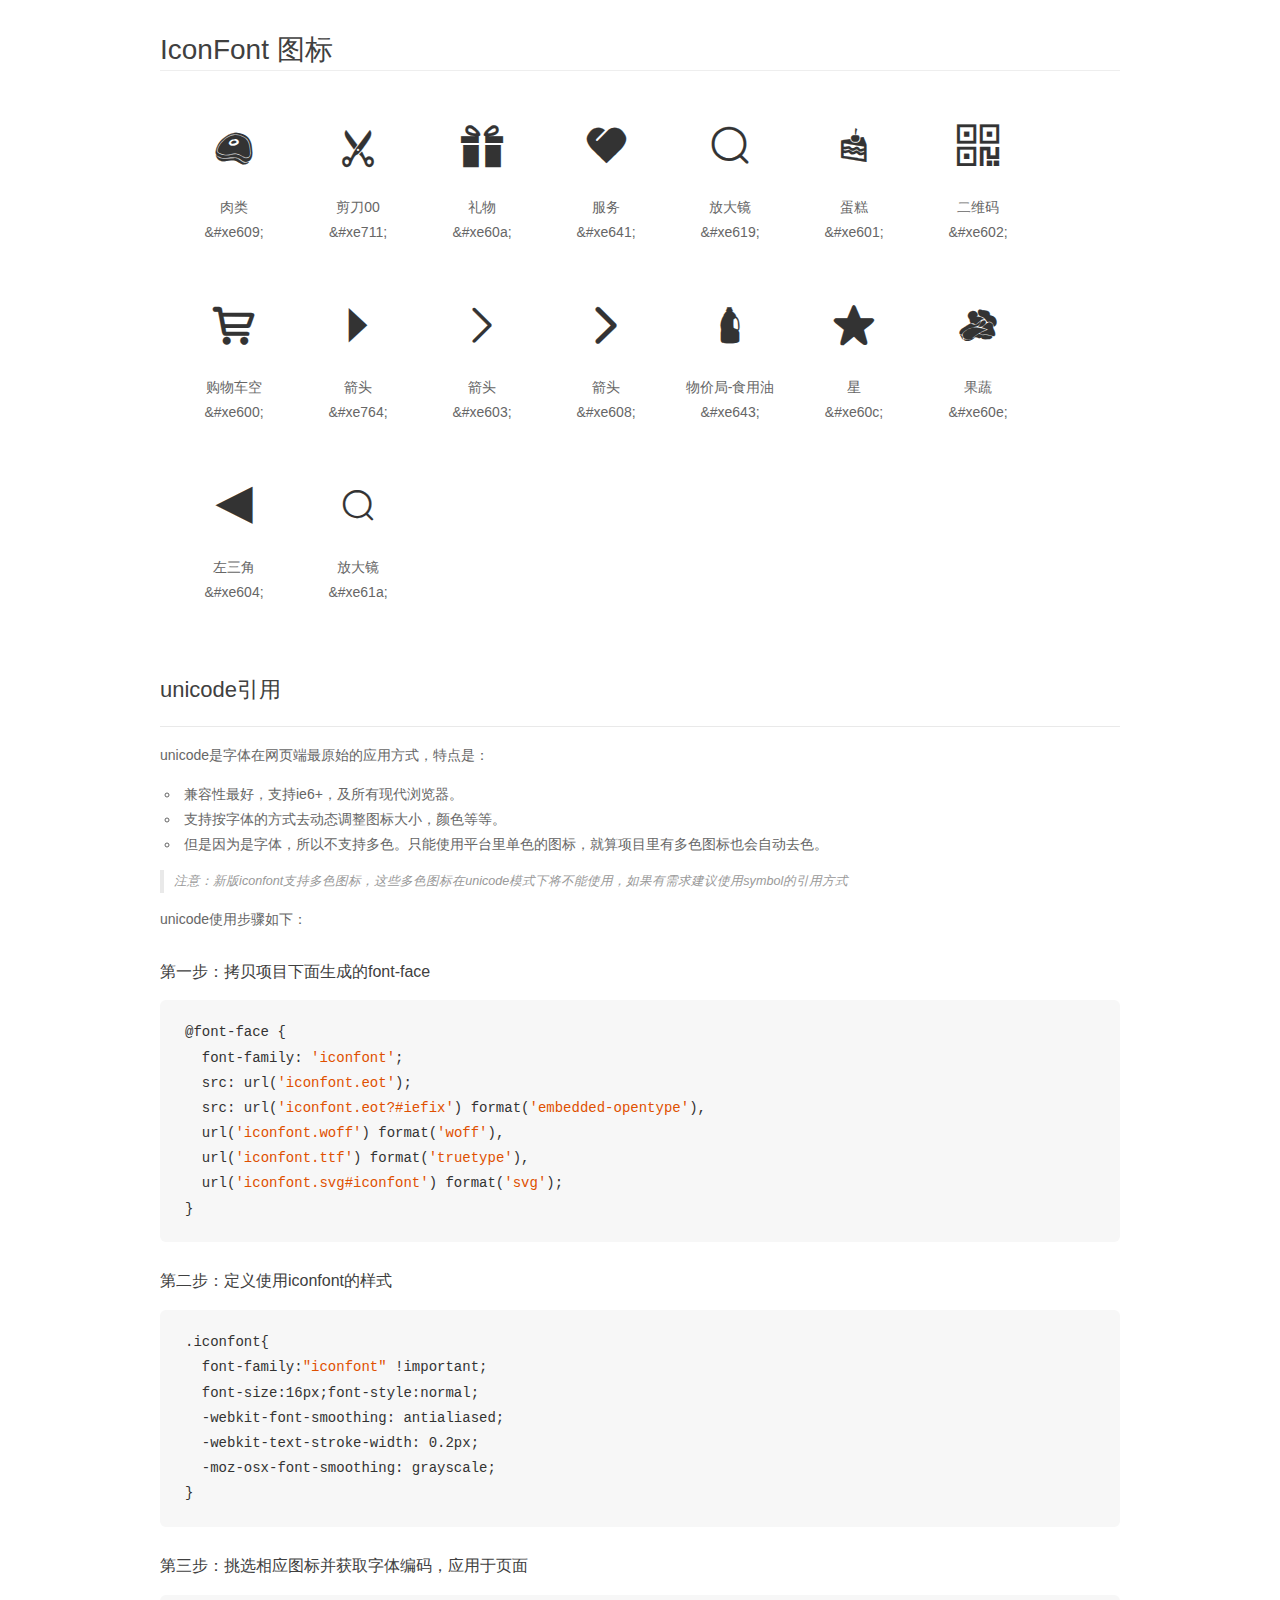
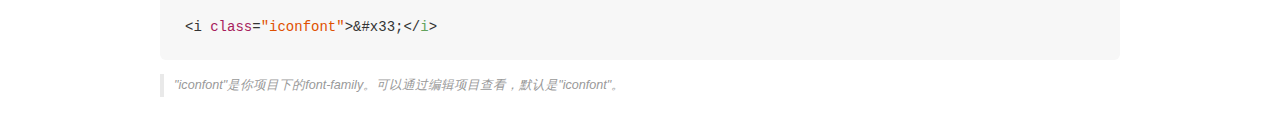
<file: js/download/font_532552_kood09f666crf6r/demo_unicode.html>
<!DOCTYPE html>
<html>
<head>
    <meta charset="utf-8"/>
    <title>IconFont</title>
    <link rel="stylesheet" href="demo.css">

    <style type="text/css">

        @font-face {font-family: "iconfont";
          src: url('iconfont.eot'); /* IE9*/
          src: url('iconfont.eot#iefix') format('embedded-opentype'), /* IE6-IE8 */
          url('iconfont.woff') format('woff'), /* chrome, firefox */
          url('iconfont.ttf') format('truetype'), /* chrome, firefox, opera, Safari, Android, iOS 4.2+*/
          url('iconfont.svg#iconfont') format('svg'); /* iOS 4.1- */
        }

        .iconfont {
          font-family:"iconfont" !important;
          font-size:16px;
          font-style:normal;
          -webkit-font-smoothing: antialiased;
          -webkit-text-stroke-width: 0.2px;
          -moz-osx-font-smoothing: grayscale;
        }

    </style>
</head>
<body>
    <div class="main markdown">
        <h1>IconFont 图标</h1>
        <ul class="icon_lists clear">
            
                <li>
                <i class="icon iconfont">&#xe609;</i>
                    <div class="name">肉类</div>
                    <div class="code">&amp;#xe609;</div>
                </li>
            
                <li>
                <i class="icon iconfont">&#xe711;</i>
                    <div class="name">剪刀00</div>
                    <div class="code">&amp;#xe711;</div>
                </li>
            
                <li>
                <i class="icon iconfont">&#xe60a;</i>
                    <div class="name">礼物</div>
                    <div class="code">&amp;#xe60a;</div>
                </li>
            
                <li>
                <i class="icon iconfont">&#xe641;</i>
                    <div class="name">服务</div>
                    <div class="code">&amp;#xe641;</div>
                </li>
            
                <li>
                <i class="icon iconfont">&#xe619;</i>
                    <div class="name">放大镜</div>
                    <div class="code">&amp;#xe619;</div>
                </li>
            
                <li>
                <i class="icon iconfont">&#xe601;</i>
                    <div class="name">蛋糕</div>
                    <div class="code">&amp;#xe601;</div>
                </li>
            
                <li>
                <i class="icon iconfont">&#xe602;</i>
                    <div class="name">二维码</div>
                    <div class="code">&amp;#xe602;</div>
                </li>
            
                <li>
                <i class="icon iconfont">&#xe600;</i>
                    <div class="name">购物车空</div>
                    <div class="code">&amp;#xe600;</div>
                </li>
            
                <li>
                <i class="icon iconfont">&#xe764;</i>
                    <div class="name">箭头</div>
                    <div class="code">&amp;#xe764;</div>
                </li>
            
                <li>
                <i class="icon iconfont">&#xe603;</i>
                    <div class="name">箭头</div>
                    <div class="code">&amp;#xe603;</div>
                </li>
            
                <li>
                <i class="icon iconfont">&#xe608;</i>
                    <div class="name">箭头</div>
                    <div class="code">&amp;#xe608;</div>
                </li>
            
                <li>
                <i class="icon iconfont">&#xe643;</i>
                    <div class="name">物价局-食用油</div>
                    <div class="code">&amp;#xe643;</div>
                </li>
            
                <li>
                <i class="icon iconfont">&#xe60c;</i>
                    <div class="name">星</div>
                    <div class="code">&amp;#xe60c;</div>
                </li>
            
                <li>
                <i class="icon iconfont">&#xe60e;</i>
                    <div class="name">果蔬</div>
                    <div class="code">&amp;#xe60e;</div>
                </li>
            
                <li>
                <i class="icon iconfont">&#xe604;</i>
                    <div class="name">左三角</div>
                    <div class="code">&amp;#xe604;</div>
                </li>
            
                <li>
                <i class="icon iconfont">&#xe61a;</i>
                    <div class="name">放大镜</div>
                    <div class="code">&amp;#xe61a;</div>
                </li>
            
        </ul>
        <h2 id="unicode-">unicode引用</h2>
        <hr>

        <p>unicode是字体在网页端最原始的应用方式，特点是：</p>
        <ul>
        <li>兼容性最好，支持ie6+，及所有现代浏览器。</li>
        <li>支持按字体的方式去动态调整图标大小，颜色等等。</li>
        <li>但是因为是字体，所以不支持多色。只能使用平台里单色的图标，就算项目里有多色图标也会自动去色。</li>
        </ul>
        <blockquote>
        <p>注意：新版iconfont支持多色图标，这些多色图标在unicode模式下将不能使用，如果有需求建议使用symbol的引用方式</p>
        </blockquote>
        <p>unicode使用步骤如下：</p>
        <h3 id="-font-face">第一步：拷贝项目下面生成的font-face</h3>
        <pre><code class="lang-js hljs javascript">@font-face {
  font-family: <span class="hljs-string">'iconfont'</span>;
  src: url(<span class="hljs-string">'iconfont.eot'</span>);
  src: url(<span class="hljs-string">'iconfont.eot?#iefix'</span>) format(<span class="hljs-string">'embedded-opentype'</span>),
  url(<span class="hljs-string">'iconfont.woff'</span>) format(<span class="hljs-string">'woff'</span>),
  url(<span class="hljs-string">'iconfont.ttf'</span>) format(<span class="hljs-string">'truetype'</span>),
  url(<span class="hljs-string">'iconfont.svg#iconfont'</span>) format(<span class="hljs-string">'svg'</span>);
}
</code></pre>
        <h3 id="-iconfont-">第二步：定义使用iconfont的样式</h3>
        <pre><code class="lang-js hljs javascript">.iconfont{
  font-family:<span class="hljs-string">"iconfont"</span> !important;
  font-size:<span class="hljs-number">16</span>px;font-style:normal;
  -webkit-font-smoothing: antialiased;
  -webkit-text-stroke-width: <span class="hljs-number">0.2</span>px;
  -moz-osx-font-smoothing: grayscale;
}
</code></pre>
        <h3 id="-">第三步：挑选相应图标并获取字体编码，应用于页面</h3>
        <pre><code class="lang-js hljs javascript">&lt;i <span class="hljs-class"><span class="hljs-keyword">class</span></span>=<span class="hljs-string">"iconfont"</span>&gt;&amp;#x33;<span class="xml"><span class="hljs-tag">&lt;/<span class="hljs-name">i</span>&gt;</span></span></code></pre>

        <blockquote>
        <p>"iconfont"是你项目下的font-family。可以通过编辑项目查看，默认是"iconfont"。</p>
        </blockquote>
    </div>


</body>
</html>
</file>
<file: style/base.css>
﻿/* CSS Document */
*,:before,:after{ margin:0; padding:0; box-sizing:border-box;}
html,body,div,p,ul,li,ol,dl,dt,dd,a,img,b,i,em,strong,span,h1,h2,h3,h4,h5,h6,form,input,select,label,textarea,button,fieldset,legend,optgroup,blockquot,sub,sup,pre,table,tr,td,th,tbody,thead,tfoot,u,s,caption,nav,header,article,section,footer,aside,figure,figcaption,audio,video,source{ margin:0; padding:0;}

h1,h2,h3,h4,h5,h6,em,i,strong,b{ font-weight:normal; font-style:normal;font-size:100%;}

ul,ol,li{ list-style:none;}

fieldset,img{ border:0 none;vertical-align: middle;/*垂直居中*/}
table{ border-collapse:collapse;/*边线重叠*/ border-spacing:0;}
input, select, textarea { font: 12px/20px  Arial, "微软雅黑";}

input,button,select,textarea{ outline:none}
:foucs{ outline:none;}/*表单获得焦点，去掉蓝色框线*/

/*超链接*/
a { color: #555555; text-decoration: none;}
a:link, a:visited{ color: #555555; text-decoration: none;}
a:hover { color: #abcd05; text-decoration: none;}
a:active { text-decoration: none;}


/* Clearfix,避免因子元素浮动而导致的父元素高度缺失能问题 */
.clearfix:after{ content:''; clear:both; height:0; display:block; line-height:0;  font-size:0; visibility:hidden;}
.clear{ zoom:1;}/*触发ie6 的after的属性*/

/*文字方面*/
.fl{ float:left; line-height:30px; position:relative; left: 8px; margin-right: 5px;}
.fr{ line-height:30px;}
.ft{ font-size: 12px; }

body { font-family:"微软雅黑", Arial; font-size:12px; color: #666; min-width: 1200px;/*最小宽度1200px*/}
.wrap{ width:1200px; margin:0 auto;}/*版心*/

@font-face {
          font-family: 'iconfont';
          src: url('../fonts/iconfont.eot');
          src: url('../fonts/iconfont.eot?#iefix') format('embedded-opentype'), url('../fonts/iconfont.woff') format('woff'), url('../fonts/iconfont.ttf') format('truetype'), url('../fonts/iconfont.svg#iconfont') format('svg');
        }
.iconfont{
          font-family: "iconfont" !important;
          font-size: 16px;
          font-style: normal;
          -webkit-font-smoothing: antialiased;
          -webkit-text-stroke-width: 0.2px;
          -moz-osx-font-smoothing: grayscale;
        }
</file>
<file: style/about.css>
/*header style*/
/*顶部*/
#content .top{ 
	width: 100%; 
	height: 30px; 
	background: #f7f7f7; 
	border-bottom: 1px solid #e2e2e2;
}
#content .top .top_1{ 
	width: 1200px; 
	height: 100%;  
	margin: 0px auto; 
}
#content .top .top_1 .top_2{
	width: 400px;
	float: left;
}
#content .top .top_1 .top_2 b{
	font-size: 12px;
	color: #ffa304;
	transition: all 0.8s;
}
#content .top .top_1 .top_2 a:hover b{
	transform: rotate(144deg);
	cursor: pointer;
}
#content .top .top_1 .top_2 .left{
	float: left;
	line-height: 30px;
}
#content .top .top_1 .top_2 a{
	line-height: 30px;
	margin-left: 5px;
}
#content .top .top_1 ul{
	height: 30px;
	float: right; 
	line-height: 30px;
}
#content .top .top_1 ul li{
	float: left;
	height: 30px;
	padding: 0 8px 0 0px;
	left: 0;
	top: 0px;
	text-align: right;
}
#content .top .top_1 ul li a{
	padding-right: 15px; 
	padding-left: 8px;
}
#content .top .top_1 ul li a .e{
	display: none;
	position: absolute;
	top: 25px;
	left: -100px;
	width: 250px;
}
#content .top .top_1 ul li:hover a .e{
	display: block;
	z-index: 11;
}
#content .top .top_1 ul .mobile{
	position: relative;
	padding-right: 0px;
	margin-top: 0px;
}
#content .top .top_1 ul .mobile b{
	font-size: 12px; color: #979797;
	margin-right: -4px;
	padding: 0 0px 0 8px;
}
#content .top .top_1 ul li:hover b{
	color: #abcd05;
}
/*头部*/
#content .header{
	width: 100%;
	height: 90px;
	background: #f1f1f1;
}
#content .header .center{
	width: 1200px;
	height: 100%;
	margin:0px auto;
	position: relative;
}
/*logo*/
#content .header .center h1{
	width: 300px;
	height: 66px;
	margin-top: 12px;
	float: left;
}
/*搜索框*/
#content .header .center .search_box{
	float: left;
	width: 570px;
	height: 36px;
	margin-top: 26.5px;
	margin-left: 70px;
}
#content .header .center .search_box form{
	width: 570px;
	height: 36px;
	background:#fd7400;
	padding:2px 0px 0px 2px; 
	position:relative;
}
#content .header .center .search_box form input[type="text"]{ 
	width:490px; 
	height:32px; 
	line-height:32px; 
	background:#FFFFFF; 
	border:0 none; 
	padding-left:25px; 
	color:#a9a9a9; 
	float:left;
}
#content .header .center .search_box form input[type="submit"]{ 
    width:76px; 
    height:32px; 
    background:#fd7400; 
    border:0 none;
    float:left; 
    color:#fff; 
    font-size:16px; 
    letter-spacing:2px; 
    margin-left: 2px;
    cursor:pointer;
}
 #content .header .center .search_box form i{ 
 	 width:20px; 
 	 height:20px; 
 	 display:block; 
 	 position:absolute; 
 	 left:5px; 
 	 top:4px; 
 	 font-size:20px;
 	 color:#a9a9a9;
 	}
/*立即去结算*/
#content .header .center .top_cart{
	width: 195px;
	height: 40px;
	border-bottom: none;
	float: right;
	margin-top: 25px;
	position: relative;
}
#content .header .center .top_cart:hover .top_cart_top{
	display: block;
}
#content .header .center .top_cart .top_cart_zez{
	float: left;
    width: 195px;
    height: 40px;
    position: absolute;
    background: #fff;
    z-index: 10;
    line-height: 38px;
    border: 1px solid #fd7400;   
}
#content .header .center .top_cart:hover .top_cart_zez{
	border-bottom: none;
}
#content .header .center .top_cart .top_cart_zez .shop{
	float: left;
	margin:12px 10px 0px 10px;
	background: url(../images/header-img.png) no-repeat -112px -0px;
    font-size: 12px;
    width: 38px;
    height: 20px;
    text-align: center;
    margin-top: 15px;
}
#content .header .center .top_cart .top_cart_zez .shop b{
	float: left;
	text-align: center;
	color: #fff;
	font-size: 12px;
	position: relative;
	top: -10px;
	left: 5px;
	border-radius: 50%;
	width: 20px;
	height: 20px;
	background: #fd7400;
	line-height: 20px;
}
#content .header .center .top_cart .top_cart_zez img{
	width: 35px;
	height: 19px;
	margin-top: 10px;
	float: left;
}
#content .header .center .top_cart .top_cart_zez .egu_top_cart{
	float: left;
	color: #fff;
	width: 18px;
	height: 18px;
	border-radius:50%;
	padding:0px 10px 5px 5px; 
	font-size: 14px;
	background: red;
	position: absolute;
	left: 5px;
}
#content .header .center .top_cart .top_cart_zez span a{
	float: left;
	color: #fd7400;
	font-size: 15px;
	line-height: 38px;
	margin-left: 15px;
}
#content .header .center .top_cart .top_cart_zez i{
	line-height: 40px;
	float: left;
	margin-left: 20px;
	font-size: 12px;
	color:#fd7400;
	transition: all 0.2s;
}
#content .header .center .top_cart:hover .top_cart_zez i{
	transform: rotate(90deg);
	cursor: pointer;
}
#content .header .center .top_cart .top_cart_top{
	width: 380px;
    height: 180px;
    border: 1px solid #fd7400;
    background: #fff;
    position: absolute;
    right: 0px;
    top: 39px;
    display: none;
    z-index:9;
}
#content .header .center .top_cart .top_cart_top .atop{
	width: 300px;
	height: 42px;
	float: left;
	line-height: 42px;
	font-size: 13px;
	font-weight: bold;
	margin-left: 5px;
}
#content .header .center .top_cart .top_cart_top .acenter{
	width: 100%;
	height: 85px;
	float: left;
	text-align: center;
	color: #dbdbdb;
	font-size: 14px;
}
#content .header .center .top_cart .top_cart_top .acenter img{
	width: 60px;
	height: 52px;
	margin:0px 0px 8px 0px;
}
#content .header .center .top_cart .top_cart_top .abottom{
	width: 100%;
	height: 50px;
	float: left;
	line-height: 50px;
	font-size: 13px;
	font-weight: bold;
	background: #f1f1f1;
	color: #2a2a2a;
	font-size: 12px;
	padding:0px 0px 0px 5px;
}
#content .header .center .top_cart .top_cart_top .abottom .abottom_1{
	margin-left: 10px;
}
#content .header .center .top_cart .top_cart_top .abottom .abottom_1 span{
	font-size: 14px;
	font-weight: bold;
}
/*导航*/
#menu{
	width:100%;
	height: 41px;
}
#menu .nav{
	width: 1200px;
	height: 100%;
	margin:0 auto;
	border-bottom:1px solid #fd7400;
}
#menu .nav .left{
	width: 150px;
	height: 40px;
	background: #fd7400;
	float: left;
	font-size: 15px;
	line-height: 40px;
	padding:0px 19px;
	color: #fff;
	position: absolute;
	z-index: 1;
}
#menu .nav .left:hover .kinds_con{
	transition: all 0.5s;
	display: block;
}
#menu .nav .left a{
    color: #fff;
    display: block;
    float: left;
}
#menu .nav .left b{
	float: left;
	margin-left: 10px;
	font-size: 12px;
	transition: all 0.3s;
}
#menu .nav .left:hover b{
	transform: rotate(90deg);
}
#menu .nav ul{
	margin-left: 200px;
}
#menu .nav ul .one a{
	color: #fd7400;
}
#menu .nav ul li{
	float: left;
	line-height: 40px;
	padding:0px 25px;
	font-size: 15px;
	font-weight: bold;
}
#menu .nav ul li a:hover{
	color: #fd7400;
}

#menu .nav .left .kinds_con{ width:150px; height:351px; background:#fff; position:absolute; top: 40px; left: 0px; border: 1px solid #ddd; display: none;}
#menu .nav .left .kinds_con dl{ width:100%; height:50px; border-bottom:1px solid #dddddd; position: relative;}
#menu .nav .left .kinds_con dl .menu{ width:151px; height:100%; padding:5px 10px 0 10px; position: relative; z-index:50;}
#menu .nav .left .kinds_con dl .menu h3{ margin-bottom:3px; text-align: center; padding-left: 15px;}
#menu .nav .left .kinds_con dl .menu h3 a{color:#555; font-size:13px; text-decoration:none; margin-left: 30px;}
#menu .nav .left .kinds_con dl .menu i{ width:10px; height:10px; display:block; color:#fd7400; position:absolute; top:5px; font-size: 22px;}
#menu .nav .left .kinds_con dl .menu  p{ height:44px; line-height:20px; overflow:hidden;}
#menu .nav .left .kinds_con dl .menu  p a{ color:#555; font-size:12px;text-decoration:none; margin-right:5px; display:inline-block; white-space:nowrap;}

/*#menu .nav .left .kinds_con dl:hover{ box }*/
#menu .nav .left .kinds_con dl:hover .menu{ background:#FFFFFF;}
#menu .nav .left .kinds_con dl:hover .menu h3 a{ color:#abcd05;}
#menu .nav .left .kinds_con dl:hover .menu  p a{ color:#abcd05;}
#menu .nav .left .kinds_con dl:hover .menu i{ color:#abcd05;}
/*边角的问题*/
#menu .nav .left .kinds_con dl .menu:before{ content:''; width:1px; height:50px; background:#abcd05; display:block; position:absolute; left:-2px;top:0; display:none;}
#menu .nav .left .kinds_con dl:hover .menu:before{ display:block;}

/*#nav .nav .all_kinds .kinds_con dl .menu:after{ content:''; width:0; height:0; display:block; border-top:7px solid #859f06;border-left:7px solid transparent; position:absolute; left:-7px;bottom:-7px; display:none;}
#nav .nav .all_kinds .kinds_con dl:hover .menu:after{ display:block;}*/
/*子菜单的显示*/
#menu .nav .left .kinds_con dl .submenu{ display:none; width:700px; height:200px; background:rgba(255,255,255,0.96); border:1px solid #ddd; position:absolute; top:-1px; left:149px; z-index:40; padding:12px; box-shadow:0px 0px 10px #ddd;/*1-8新增*/}
#menu .nav .left .kinds_con dl:hover .submenu{ display:block;}

/*子菜单内容的样式*/

#menu .nav .left .kinds_con dl .submenu .item{ width:100%;margin-bottom:px;}
#menu .nav .left .kinds_con dl .submenu .item h4{ width:72px; font-size:14px; font-weight:800; float:left; padding-left: 5px; margin-top: -3px;}
#menu .nav .left .kinds_con dl .submenu .item h4 a{ color:#fd7400;}
#menu .nav .left .kinds_con dl .submenu .item p{ width:600px; line-height:25px; float:left; border-bottom:1px solid #f6f6f6; padding-bottom:6px;}
#menu .nav .left .kinds_con dl .submenu .item p a{ padding-left:0px; white-space:nowrap; color: #555; font-size: 12px; padding-right:10px;}
#menu .nav .left .kinds_con dl .submenu .item p a:hover{ color:#abcd05; }
#menu .nav .left .kinds_con dl .submenu .item p a:before{ content:"|"; color:#ccc; padding-right:10px; }
#menu .nav .left .kinds_con dl .submenu .item p a:hover:before{ text-decoration:none;}

/*banner*/
#banner{
	width: 100%;
	height: 310px;
	background:url(../images/about_img.jpg);
}
/*hi,依谷网*/
#about{
	width: 100%;
	height: 400px;
}
#about .content{
	width: 1200px;
	margin:20px auto;
}
#about .content .title{
	width: 745px;
	height: 110px;
    margin:0px auto;
}
#about .content .left{
	width: 587px;
	height: 249px;
	float: left;
	margin-top: 30px;
}
#about .content .left .tu{
	float: left;
}
#about .content .left .yh{
	width: 119px;
	height: 249px;
	float: right;
	text-align: center;
	border-right: 1px solid #c9c9c9;
}
#about .content .right{
	width: 580px;
	height: 249px;
	float: right;
	margin-top: 30px;
	line-height: 32px;
	font-size: 15px;
	letter-spacing: 4px;
}
/*特色业务*/
#business{
	width: 100%;
	height: 715px;
	background:url(../images/about_tsbg.jpg) center no-repeat;
	margin-top: 20px;
}
#business .content{
	width: 1200px;
	height: 100%;
	margin:0 auto;
}
#business .content .left{
	width: 640px;
	height: 596px;
	float: left;
	line-height: 715px;
}
#business .content .right{
	width: 538px;
	height: 100%;
	float: right;
}
#business .content .right ul{
	width: 100%;
	height: 596px;
	margin-top: 72px;
}
#business .content .right ul li{
	width: 100%;
	height: 132px;
	margin: 0px 0px 95px 0px;
	font-size: 13px;
	color: #fff;
	letter-spacing: 2px;
	line-height: 25px;
}
#business .content .right ul li span{
	width: 538px;
	float: left;
	font-size: 36px;
	margin:0px 0px 20px 0px;
	letter-spacing: 0px;
}
/*资质荣誉*/
#honor{
	width: 100%;
	height: 670px;
	background:url(../images/about_attes_hv.jpg) no-repeat center 140px;
	z-index: 9;
}
#honor .content{
	width: 100%;
	margin:0 auto;
}
#honor .content .pic{
    width: 100%;
    text-align: center;
    margin:29px 0px;
   position: relative;
}
#honor .content .icon_box{
	width: 100%;
	height: 527px;
	background: url(../images/about_attes.jpg) no-repeat top center;
	border: 1px solid  transparent;
	opacity: 1;
}
#honor .icon_box:hover{
	opacity: 0;
	transform: all 0.5s ease; 
}
/*品牌优势*/
#brand{
	width: 100%;
	height: 517px;
	background: rgb(0, 160, 233);
}
#brand .center{
	width: 1000px;
	height: 500px;
	margin:0px auto;
}
#brand .center .top img{
	width: 745px;
	height: 110px;
	margin-top: 20px;
	margin-left: 127.5px;
}
#brand .center .bottom ul{
	width: 100%;
	height: 200px;
	float: left;
    display: flex;
    justify-content: space-between;
    margin-top: 80px;
}
#brand .center ul li{
	width: 166px;
	height: 200px;
	float: left;
	text-align: center;
}
#brand .center ul li img{
	padding-bottom: 10px;
}
#brand .center ul li span{
    font-size: 20px;
	color: #fff;
}
/*企业文化*/
#culture{
	width: 100%;
	height: 526px;
	background: url(../images/about_qywh.jpg) center no-repeat;
}
#culture .img{
	width: 1200px;
	height: 110px;
	margin:0px auto;
	padding:20px 0px;
	text-align: center;
}
/*员工福利*/
.eug {
	width: 1200px;
	height: 110px;
	margin:15px auto;
	text-align: center;
}
.bei{
	width: 100%;
	height: 508px;
	margin:20px auto 50px auto;
	background: url(../images/about_ygfl.png) center no-repeat;
}
/*次日到达一栏*/
#bottom{
	width: 100%;
	height: 120px;
	background: #fd7400;
}
#bottom .bottom_box{
	width: 1200px;
	height: 100%;
	margin:0 auto;
}
#bottom .bottom_box ul{
    width: 1200px;
	height: 100%;
}
#bottom .bottom_box ul li{
	width: 240px;
	height: 100%;
	float: left;
}
#bottom .bottom_box ul li .tu{
	float: left;
	display: block;
	margin-top: 30px;
}
#bottom .bottom_box ul li .bottom_zi{
	width: 150px;
	float: left;
	margin-left: 10px;
	margin-top: 40px;
}
#bottom .bottom_box ul li .bottom_zi p{
	font-size: 18px;
	height: 30px;
	display: block;
	color: #fff;
}
#bottom .bottom_box ul li .bottom_zi span{
	color: #fff;
}
/*底部*/
#bottom_max{
	width: 100%;
	height: 450px;
}
#bottom_max .box{
	width: 1200px;
	height: 100%;
	/*background: #ededed;*/
	margin:0 auto;
}
/*依谷有话说一栏*/
#bottom_max .box .one{
    width: 100%;
    height: 225px;
    margin-top: 20px;
}
#bottom_max .box .one .left{
	width: 892px;
	height: 100%;
	border:1px solid #ccc;
	float: left;
	padding:23px 12px;
}
#bottom_max .box .one .left .left1{
	float: left;
	width: 850px;
	font-size: 18px;
	font-weight: bold;
	padding-bottom: 10px;
}
#bottom_max .box .one .left .left2{
	float: left;
}
#bottom_max .box .one .left .left3{
	float: left;
	margin-left: 20px;
}
#bottom_max .box .one .left .left3 ul li{
	margin:0px 0px 12px 0px;
}
#bottom_max .box .one .left .left3 ul li a{
	font-size: 13px;
	font-weight: bold;
}
#bottom_max .box .one .right{
	width: 290px;
	height: 100%;
	/*border:1px solid #ccc;*/
	float: right;
}
#bottom_max .box .one .right ul{
	margin-left: 14px;
}
#bottom_max .box .one .right ul li{
	width: 275px;
	height: 50px;
	overflow: hidden;
	margin:0px 0px 8px 0px;
}
#bottom_max .box .one .right ul li img{
	transition: all 0.5s;
}
#bottom_max .box .one .right ul li:hover img{
	transform: scale(1.1);
}
/*二维码一栏*/
#bottom_max .box .two{
	width: 100%;
	height: 200px;
	margin-top: 20px;
	border-bottom: 1px solid #ccc;
}
#bottom_max .box .two .left{
	width: 892px;
	height: 140px;
	float: left;
	margin-top: 30px;
}
#bottom_max .box .two .left .a{
	width: 223px;
	height: 100%;
	float: left;
	position: relative;
}
#bottom_max .box .two .left .a strong{
	font-size: 15px;
	font-weight: bold;
}
#bottom_max .box .two .left .a ul{
	margin-top: 5px;
}
#bottom_max .box .two .left .a ul li{
	line-height: 25px;
}
#bottom_max .box .two .right{
	width: 275px;
	height: 128px;
	float:right;
	margin-top: 30px;
}
#bottom_max .box .two .right p{
	font-size:15px;
	padding-bottom: 10px;
	color: #555;
	font-weight: bold;
}
#bottom_max .box .two .right .b{
	float: left;
	width: 98px;
	text-align: center;
}
#bottom_max .box .two .right .e{
	float: right;
	width: 98px;
	text-align: center;
}
/*权信息栏*/
#dibu{
	width: 100%;
	height: 160px;
	border-bottom: 1px solid #ccc;
}
#dibu .center{
	width: 1200px;
	height: 170px;
	margin:0 auto;
}
#dibu .center ul{
	width: 642px;
	height: 20px;
	margin:0 auto;
}
#dibu .center ul li{
	float: left;
	margin-left: 15px;
}
#dibu .center ul li a{
	padding: 0px 11px 0px 0px;
}
#dibu .center .top{
	width: 930px;
	height: 80px;
	/*水平伸缩布局*/
	display: flex;
    justify-content: space-between;
    margin:15px auto 0px;
}
#dibu .center .top a img{
	transition: all 0.5s;
}
#dibu .center .top a:hover img{
	transform: scale(1.1);
	/*box-shadow: 5px 0px 5px #000;*/
}
#dibu .center dd{
	text-align: center;
	color: #bbb;
	margin-top: -10px;
}
</file>
<file: style/cart.css>
/* CSS Document */
/*header style*/
/*顶部*/
#content .top{ 
	width: 100%; 
	height: 30px; 
	background: #f7f7f7; 
	border-bottom: 1px solid #e2e2e2;
}
#content .top .top_1{ 
	width: 1200px; 
	height: 100%;  
	margin: 0px auto; 
}
#content .top .top_1 .top_2{
	width: 400px;
	float: left;
}
#content .top .top_1 .top_2 b{
	font-size: 12px;
	color: #ffa304;
	transition: all 0.8s;
}
#content .top .top_1 .top_2 a:hover b{
	transform: rotate(144deg);
	cursor: pointer;
}
#content .top .top_1 .top_2 .left{
	float: left;
	line-height: 30px;
}
#content .top .top_1 .top_2 a{
	line-height: 30px;
	margin-left: 5px;
}
#content .top .top_1 ul{
	height: 30px;
	float: right; 
	line-height: 30px;
}
#content .top .top_1 ul li{
	float: left;
	height: 30px;
	padding: 0 8px 0 0px;
	left: 0;
	top: 0px;
	text-align: right;
}
#content .top .top_1 ul li a{
	padding-right: 15px; 
	padding-left: 8px;
}
#content .top .top_1 ul li a .e{
	display: none;
	position: absolute;
	top: 25px;
	left: -100px;
	width: 250px;
}
#content .top .top_1 ul li:hover a .e{
	display: block;
	z-index: 11;
}
#content .top .top_1 ul .mobile{
	position: relative;
	padding-right: 0px;
	margin-top: 0px;
}
#content .top .top_1 ul .mobile b{
	font-size: 12px; color: #979797;
	margin-right: -4px;
	padding: 0 0px 0 8px;
}
#content .top .top_1 ul li:hover b{
	color: #abcd05;
}
/*头部*/
#content .header{
	width: 100%;
	height: 90px;
	background: #f1f1f1;
}
#content .header .center{
	width: 1200px;
	height: 100%;
	margin:0px auto;
	position: relative;
}
/*logo*/
#content .header .center h1{
	width: 300px;
	height: 66px;
	margin-top: 12px;
	float: left;
}
/*搜索框*/
#content .header .center .search_box{
	float: left;
	width: 570px;
	height: 36px;
	margin-top: 26.5px;
	margin-left: 70px;
}
#content .header .center .search_box form{
	width: 570px;
	height: 36px;
	background:#fd7400;
	padding:2px 0px 0px 2px; 
	position:relative;
}
#content .header .center .search_box form input[type="text"]{ 
	width:490px; 
	height:32px; 
	line-height:32px; 
	background:#FFFFFF; 
	border:0 none; 
	padding-left:25px; 
	color:#a9a9a9; 
	float:left;
}
#content .header .center .search_box form input[type="submit"]{ 
    width:76px; 
    height:32px; 
    background:#fd7400; 
    border:0 none;
    float:left; 
    color:#fff; 
    font-size:16px; 
    letter-spacing:2px; 
    margin-left: 2px;
    cursor:pointer;
}
 #content .header .center .search_box form i{ 
 	 width:20px; 
 	 height:20px; 
 	 display:block; 
 	 position:absolute; 
 	 left:5px; 
 	 top:4px; 
 	 font-size:20px;
 	 color:#a9a9a9;
 	}
/*立即去结算*/
#content .header .center .top_cart{
	width: 195px;
	height: 40px;
	border-bottom: none;
	float: right;
	margin-top: 25px;
	position: relative;
}
#content .header .center .top_cart:hover .top_cart_top{
	display: block;
}
#content .header .center .top_cart .top_cart_zez{
	float: left;
    width: 195px;
    height: 40px;
    position: absolute;
    background: #fff;
    z-index: 10;
    line-height: 38px;
    border: 1px solid #fd7400;   
}
#content .header .center .top_cart:hover .top_cart_zez{
	border-bottom: none;
}
#content .header .center .top_cart .top_cart_zez .shop{
	float: left;
	margin:12px 10px 0px 10px;
	background: url(../images/header-img.png) no-repeat -112px -0px;
    font-size: 12px;
    width: 38px;
    height: 20px;
    text-align: center;
    margin-top: 15px;
}
#content .header .center .top_cart .top_cart_zez .shop b{
	float: left;
	text-align: center;
	color: #fff;
	font-size: 12px;
	position: relative;
	top: -10px;
	left: 5px;
	border-radius: 50%;
	width: 20px;
	height: 20px;
	background: #fd7400;
	line-height: 20px;
}
#content .header .center .top_cart .top_cart_zez img{
	width: 35px;
	height: 19px;
	margin-top: 10px;
	float: left;
}
#content .header .center .top_cart .top_cart_zez .egu_top_cart{
	float: left;
	color: #fff;
	width: 18px;
	height: 18px;
	border-radius:50%;
	padding:0px 10px 5px 5px; 
	font-size: 14px;
	background: red;
	position: absolute;
	left: 5px;
}
#content .header .center .top_cart .top_cart_zez span a{
	float: left;
	color: #fd7400;
	font-size: 15px;
	line-height: 38px;
	margin-left: 15px;
}
#content .header .center .top_cart .top_cart_zez i{
	line-height: 40px;
	float: left;
	margin-left: 20px;
	font-size: 12px;
	color:#fd7400;
	transition: all 0.2s;
}
#content .header .center .top_cart:hover .top_cart_zez i{
	transform: rotate(90deg);
	cursor: pointer;
}
#content .header .center .top_cart .top_cart_top{
	width: 380px;
    height: 180px;
    border: 1px solid #fd7400;
    background: #fff;
    position: absolute;
    right: 0px;
    top: 39px;
    display: none;
    z-index:9;
}
#content .header .center .top_cart .top_cart_top .atop{
	width: 300px;
	height: 42px;
	float: left;
	line-height: 42px;
	font-size: 13px;
	font-weight: bold;
	margin-left: 5px;
}
#content .header .center .top_cart .top_cart_top .acenter{
	width: 100%;
	height: 85px;
	float: left;
	text-align: center;
	color: #dbdbdb;
	font-size: 14px;
}
#content .header .center .top_cart .top_cart_top .acenter img{
	width: 60px;
	height: 52px;
	margin:0px 0px 8px 0px;
}
#content .header .center .top_cart .top_cart_top .abottom{
	width: 100%;
	height: 50px;
	float: left;
	line-height: 50px;
	font-size: 13px;
	font-weight: bold;
	background: #f1f1f1;
	color: #2a2a2a;
	font-size: 12px;
	padding:0px 0px 0px 5px;
}
#content .header .center .top_cart .top_cart_top .abottom .abottom_1{
	margin-left: 10px;
}
#content .header .center .top_cart .top_cart_top .abottom .abottom_1 span{
	font-size: 14px;
	font-weight: bold;
}
/*导航*/
#menu{
	width:100%;
	height: 41px;
}
#menu .nav{
	width: 1200px;
	height: 100%;
	margin:0 auto;
	border-bottom:1px solid #fd7400;
}
#menu .nav .left{
	width: 150px;
	height: 40px;
	background: #fd7400;
	float: left;
	font-size: 15px;
	line-height: 40px;
	padding:0px 19px;
	color: #fff;
	position: absolute;
	z-index: 1;
}
#menu .nav .left:hover .kinds_con{
	transition: all 0.5s;
	display: block;
}
#menu .nav .left a{
    color: #fff;
    display: block;
    float: left;
}
#menu .nav .left b{
	float: left;
	margin-left: 10px;
	font-size: 12px;
	transition: all 0.3s;
}
#menu .nav .left:hover b{
	transform: rotate(90deg);
}
#menu .nav ul{
	margin-left: 200px;
}
#menu .nav ul .one a{
	color: #fd7400;
}
#menu .nav ul li{
	float: left;
	line-height: 40px;
	padding:0px 25px;
	font-size: 15px;
	font-weight: bold;
}
#menu .nav ul li a:hover{
	color: #fd7400;
}
#menu .nav .right{
	width: 125px;
	height: 40px;
	float: right;
}
#menu .nav .right .shopp{
	float: left;
	margin:12px 10px 0px 10px;
	background: url(../images/header-img.png) no-repeat -112px -0px;
    font-size: 12px;
    width: 38px;
    height: 20px;
    text-align: center;
    margin-top: 16px;
}
#menu .nav .right .shopp b{
	float: left;
	text-align: center;
	color: #fff;
	font-size: 12px;
	position: relative;
	top: -12px;
	left: 4px;
	border-radius: 50%;
	width: 22px;
	height: 22px;
	background: #fd7400;
	line-height: 22px;
}
#menu .nav .right span{
	font-size: 13px;
	font-weight: bold;
	line-height: 40px;
	float: right;
	color: #fd7400;
}
#menu .nav .left .kinds_con{ width:150px; height:351px; background:#fff; position:absolute; top: 40px; left: 0px; border: 1px solid #ddd; display: none;}
#menu .nav .left .kinds_con dl{ width:100%; height:50px; border-bottom:1px solid #dddddd; position: relative;}
#menu .nav .left .kinds_con dl .menu{ width:151px; height:100%; padding:5px 10px 0 10px; position: relative; z-index:50;}
#menu .nav .left .kinds_con dl .menu h3{ margin-bottom:3px; text-align: center; padding-left: 15px;}
#menu .nav .left .kinds_con dl .menu h3 a{color:#555; font-size:13px; text-decoration:none; margin-left: 30px;}
#menu .nav .left .kinds_con dl .menu i{ width:10px; height:10px; display:block; color:#fd7400; position:absolute; top:5px; font-size: 22px;}
#menu .nav .left .kinds_con dl .menu  p{ height:44px; line-height:20px; overflow:hidden;}
#menu .nav .left .kinds_con dl .menu  p a{ color:#555; font-size:12px;text-decoration:none; margin-right:5px; display:inline-block; white-space:nowrap;}

/*#menu .nav .left .kinds_con dl:hover{ box }*/
#menu .nav .left .kinds_con dl:hover .menu{ background:#FFFFFF;}
#menu .nav .left .kinds_con dl:hover .menu h3 a{ color:#abcd05;}
#menu .nav .left .kinds_con dl:hover .menu  p a{ color:#abcd05;}
#menu .nav .left .kinds_con dl:hover .menu i{ color:#abcd05;}
/*边角的问题*/
#menu .nav .left .kinds_con dl .menu:before{ content:''; width:1px; height:50px; background:#abcd05; display:block; position:absolute; left:-1px;top:0; display:none;}
#menu .nav .left .kinds_con dl:hover .menu:before{ display:block;}

/*#nav .nav .all_kinds .kinds_con dl .menu:after{ content:''; width:0; height:0; display:block; border-top:7px solid #859f06;border-left:7px solid transparent; position:absolute; left:-7px;bottom:-7px; display:none;}
#nav .nav .all_kinds .kinds_con dl:hover .menu:after{ display:block;}*/
/*子菜单的显示*/
#menu .nav .left .kinds_con dl .submenu{ display:none; width:700px; height:200px; background:rgba(255,255,255,0.96); border:1px solid #ddd; position:absolute; top:-1px; left:149px; z-index:40; padding:12px; box-shadow:0px 0px 10px #ddd;/*1-8新增*/}
#menu .nav .left .kinds_con dl:hover .submenu{ display:block;}

/*子菜单内容的样式*/

#menu .nav .left .kinds_con dl .submenu .item{ width:100%;margin-bottom:px;}
#menu .nav .left .kinds_con dl .submenu .item h4{ width:72px; font-size:14px; font-weight:800; float:left; padding-left: 5px; margin-top: -3px;}
#menu .nav .left .kinds_con dl .submenu .item h4 a{ color:#fd7400;}
#menu .nav .left .kinds_con dl .submenu .item p{ width:600px; line-height:25px; float:left; border-bottom:1px solid #f6f6f6; padding-bottom:6px;}
#menu .nav .left .kinds_con dl .submenu .item p a{ padding-left:0px; white-space:nowrap; color: #555; font-size: 12px; padding-right:10px;}
#menu .nav .left .kinds_con dl .submenu .item p a:hover{ color:#abcd05; }
#menu .nav .left .kinds_con dl .submenu .item p a:before{ content:"|"; color:#ccc; padding-right:10px; }
#menu .nav .left .kinds_con dl .submenu .item p a:hover:before{ text-decoration:none;}

/*中间主体*/
#index{
	width: 1200px;
	height: 850px;
	margin:0 auto;
}
/*全选栏*/
#index .top{
	width: 100%;
	height: 45px;
	float: left;
	border-bottom: 1px solid #ddd;
	line-height: 45px;
}
#index .top .top_left{
	width: 600px;
	float:left;
}
#index .top input{
	width: 15px;
	height: 15px;
	margin-top: 10px;
}
#index .top label{
	font-size: 15px;
	margin-left: 10px;
}
#index .top span{
	float: left;
	line-height: 45px;
	color: #333;
	text-align: center;
	font-size: 14px;
}
#index .top .a{
	width: 100px;
}
#index .top .b{
	width: 160px;
}
#index .top .c{
	width: 120px;
}
#index .top .d{
	width: 100px;
}
#index .top .e{
	width: 100px;
}
/*商品栏*/

/*商品栏1*/
#index .center1{
	width: 100%;
	height: 105px;
	float: left;
	line-height: 105px;
	border-bottom: 1px solid #ddd;
}
#index .center1 .a{
	float: left;
	width: 60px;
}
#index .center1 .b{
	float: left;
	width: 540px;
	height: 100%;
}
#index .center1 .b .b1{
	width: 80px;
	height: 80px;
	float: left;
	margin-top:12.5px;
	border: 1px solid #ddd;
	overflow: hidden;
	position: relative;
}
#index .center1 .b .b1 i{
	width: 80px;
	height: 80px;
	background: rgba(0,0,0,0.1);
	position: absolute;
	top: 0px;
	display: none;
	position: absolute;
}
#index .center1 .b .b1 img{
	width: 80px;
	height: 80px;
	margin-bottom: 30px;
	transition: all 0.5s;
}
#index .center1 .b .b1:hover img{
	transform: scale(1.1);
}
#index .center1 .b .b1:hover i{
	display: block;
}
#index .center1 .b .b2{
	width: 440px;
	float: right;
}
#index .center1 .c{
	width: 100px;
	color: red;
	float: left;
	font-weight: bold;
	font-size: 15px;
	text-align: center;
}
#index .center1 .d{
	width: 125px;
	height: 24px;
	border: 1px solid #ddd;
	float: left;
	margin-top:12.5px;
	margin:40px 0px 10px 18px;
}
#index .center1 .d1{
	float: left;
	background: url(../images/cart_li_num_lf.png) no-repeat center 3px;
	width: 35px;
	height: 23px;
	border: none;
}
#index .center1 .d2{
	width: 50px;
	height: 23px;
	text-align: center;
	line-height: 23px;
	float: left;
	border-left: 1px solid #ccc;
	border-right: 1px solid #ccc;
}
#index .center1 .d3{
	float: left;
	background: url(../images/cart_li_num_ri.png) no-repeat center 3px;
	width: 38px;
	height: 23px;
	border: none;
}
#index .center1 .e{
	width: 120px;
	text-align: center;
	color: red;
	float: left;
	font-size: 15px;
	font-weight: bold;
	margin-left: 15px;
}
#index .center1 .f{
	width: 105px;
	text-align: center;
	float: left;
}
#index .center1 .g1{
	width: 100px;
	height: 105px;
	float: left;
	padding-top: 35px;
	text-align: center;
    line-height: 10px;
}
/*包邮一栏*/
#index .top2{
	width: 100%;
	height: 75px;
	background: #fdf3eb;
	float: left;
	margin-top:10px;
	border-bottom: 1px solid #d8d7d7
}
#index .top2 .a{
	color: red;
	font-weight: bold;
}
#index .top2 .left{
	width: 355px;
	height: 30px;
    background: url(../images/401.png);
    margin-top: 22.5px;
    margin-left: 230px;
    line-height: 30px;
    color: #fff;
    padding-left: 10px;
    float: left;
}
#index .top2 .left .top2_1{
	background: #fff;
	color: #333;
	padding:2px 10px 2px 10px;
	margin-left: 20px;
	border: 1px solid #f8f8f8;
}
#index .top2 .left .top2_1 b{
	font-size: 12px;
	color: red;
}
#index .top2 .right{
	width: 140px;
	height: 100%;
	float: right;
	text-align: center;
	padding-top: 20.5px;
}
#index .top2 .center{
	width: 140px;
	height: 100%;
	float: right;
	text-align: center;
	padding-top: 20.5px;
}
/*去结算一栏*/
#index .top3{
	width: 100%;
	height: 75px;
	background: #f5f5f5;
	float: left;
	margin-top:10px;
	border-bottom: 1px solid #d8d7d7;
	position: relative;
}
#index .top3 .top3_1{
	width: 60px;
	height: 100%;
	float: left;
	line-height: 75px;
}
#index .top3 label{
	margin-left: 5px;
	position: absolute;
	top:0px; 
}
#index .top3 .top3_2{
	width: 120px;
	height: 75px;
	float: left;
	line-height: 75px;
}
#index .top3 .top3_3 a{
	width: 102px;
	height: 74px;
	background: red;
	float: right;
	background: #fd7400;
	text-align: center;
	line-height: 75px;
	color: #fff;
	font-size: 20px;
}
#index .top3 ul{
	width: 240px;
	height: 75px;
	float: right;
	/*background: red;*/
}
#index .top3 ul .top_4_1{
	padding-top: 11px;
}
#index .top3 ul .wz{
	font-size: 25px;
	margin-left: 10px;
	color: red;
	font-weight: bold;
}
#index .top3 ul .top_4_2{
	margin-left: 70px;
}
/*暂时无法购买一栏*/
#index .top4{
	width: 100%;
	height: 75px;
	float: left;
	margin-top:10px;
	border-bottom: 1px solid #d8d7d7;
	overflow: hidden;
}
#index .top4 label{
	width: 600px;
	float: left;
	font-size: 13px;
	font-weight: bold;
	line-height: 75px;
}
#index .top4 .top_right{
	width: 600px;
	height: 75px;
	float: right;
	line-height: 75px;
	/*水平伸缩布局*/
	display: flex;
    justify-content: space-between;
}
/*次日到达一栏*/
#bottom{
	width: 100%;
	height: 120px;
	background: #fd7400;
}
#bottom .bottom_box{
	width: 1200px;
	height: 100%;
	margin:0 auto;
}
#bottom .bottom_box ul{
    width: 1200px;
	height: 100%;
}
#bottom .bottom_box ul li{
	width: 240px;
	height: 100%;
	float: left;
}
#bottom .bottom_box ul li .tu{
	float: left;
	display: block;
	margin-top: 30px;
}
#bottom .bottom_box ul li .bottom_zi{
	width: 150px;
	float: left;
	margin-left: 10px;
	margin-top: 40px;
}
#bottom .bottom_box ul li .bottom_zi p{
	font-size: 18px;
	height: 30px;
	display: block;
	color: #fff;
}
#bottom .bottom_box ul li .bottom_zi span{
	color: #fff;
}
/*底部*/
#bottom_max{
	width: 100%;
	height: 450px;
}
#bottom_max .box{
	width: 1200px;
	height: 100%;
	/*background: #ededed;*/
	margin:0 auto;
}
/*依谷有话说一栏*/
#bottom_max .box .one{
    width: 100%;
    height: 225px;
    margin-top: 20px;
}
#bottom_max .box .one .left{
	width: 892px;
	height: 100%;
	border:1px solid #ccc;
	float: left;
	padding:23px 12px;
}
#bottom_max .box .one .left .left1{
	float: left;
	width: 850px;
	font-size: 18px;
	font-weight: bold;
	padding-bottom: 10px;
}
#bottom_max .box .one .left .left2{
	float: left;
}
#bottom_max .box .one .left .left3{
	float: left;
	margin-left: 20px;
}
#bottom_max .box .one .left .left3 ul li{
	margin:0px 0px 12px 0px;
}
#bottom_max .box .one .left .left3 ul li a{
	font-size: 13px;
	font-weight: bold;
}
#bottom_max .box .one .right{
	width: 290px;
	height: 100%;
	/*border:1px solid #ccc;*/
	float: right;
}
#bottom_max .box .one .right ul{
	margin-left: 14px;
}
#bottom_max .box .one .right ul li{
	width: 275px;
	height: 50px;
	overflow: hidden;
	margin:0px 0px 8px 0px;
}
#bottom_max .box .one .right ul li img{
	transition: all 0.5s;
}
#bottom_max .box .one .right ul li:hover img{
	transform: scale(1.1);
}
/*二维码一栏*/
#bottom_max .box .two{
	width: 100%;
	height: 200px;
	margin-top: 20px;
	border-bottom: 1px solid #ccc;
}
#bottom_max .box .two .left{
	width: 892px;
	height: 140px;
	float: left;
	margin-top: 30px;
}
#bottom_max .box .two .left .a{
	width: 223px;
	height: 100%;
	float: left;
	position: relative;
}
#bottom_max .box .two .left .a strong{
	font-size: 15px;
	font-weight: bold;
}
#bottom_max .box .two .left .a ul{
	margin-top: 5px;
}
#bottom_max .box .two .left .a ul li{
	line-height: 25px;
}
#bottom_max .box .two .right{
	width: 275px;
	height: 128px;
	float:right;
	margin-top: 30px;
}
#bottom_max .box .two .right p{
	font-size:15px;
	padding-bottom: 10px;
	color: #555;
	font-weight: bold;
}
#bottom_max .box .two .right .b{
	float: left;
	width: 98px;
	text-align: center;
}
#bottom_max .box .two .right .e{
	float: right;
	width: 98px;
	text-align: center;
}
/*权信息栏*/
#dibu{
	width: 100%;
	height: 160px;
	border-bottom: 1px solid #ccc;
}
#dibu .center{
	width: 1200px;
	height: 170px;
	margin:0 auto;
}
#dibu .center ul{
	width: 642px;
	height: 20px;
	margin:0 auto;
}
#dibu .center ul li{
	float: left;
	margin-left: 15px;
}
#dibu .center ul li a{
	padding: 0px 11px 0px 0px;
}
#dibu .center .top{
	width: 930px;
	height: 80px;
	/*水平伸缩布局*/
	display: flex;
    justify-content: space-between;
    margin:15px auto 0px;
}
#dibu .center .top a img{
	transition: all 0.5s;
}
#dibu .center .top a:hover img{
	transform: scale(1.1);
	/*box-shadow: 5px 0px 5px #000;*/
}
#dibu .center dd{
	text-align: center;
	color: #bbb;
	margin-top: -10px;
}
</file>
<file: style/contact.css>
/*顶部*/
#content .top{ 
	width: 100%; 
	height: 30px; 
	background: #f7f7f7; 
	border-bottom: 1px solid #e2e2e2;
}
#content .top .top_1{ 
	width: 1200px; 
	height: 100%;  
	margin: 0px auto; 
}
#content .top .top_1 .top_2{
	width: 400px;
	float: left;
}
#content .top .top_1 .top_2 b{
	font-size: 12px;
	color: #ffa304;
	transition: all 0.8s;
}
#content .top .top_1 .top_2 a:hover b{
	transform: rotate(144deg);
	cursor: pointer;
}
#content .top .top_1 .top_2 .left{
	float: left;
	line-height: 30px;
}
#content .top .top_1 .top_2 a{
	line-height: 30px;
	margin-left: 5px;
}
#content .top .top_1 ul{
	height: 30px;
	float: right; 
	line-height: 30px;
}
#content .top .top_1 ul li{
	float: left;
	height: 30px;
	padding: 0 8px 0 0px;
	left: 0;
	top: 0px;
	text-align: right;
}
#content .top .top_1 ul li a{
	padding-right: 15px; 
	padding-left: 8px;
}
#content .top .top_1 ul li a .e{
	display: none;
	position: absolute;
	top: 25px;
	left: -100px;
	width: 250px;
}
#content .top .top_1 ul li:hover a .e{
	display: block;
	z-index: 11;
}
#content .top .top_1 ul .mobile{
	position: relative;
	padding-right: 0px;
	margin-top: 0px;
}
#content .top .top_1 ul .mobile b{
	font-size: 12px; color: #979797;
	margin-right: -4px;
	padding: 0 0px 0 8px;
}
#content .top .top_1 ul li:hover b{
	color: #abcd05;
}
/*头部*/
#content .header{
	width: 100%;
	height: 90px;
	background: #f1f1f1;
}
#content .header .center{
	width: 1200px;
	height: 100%;
	margin:0px auto;
	position: relative;
}
/*logo*/
#content .header .center h1{
	width: 300px;
	height: 66px;
	margin-top: 12px;
	float: left;
}
/*搜索框*/
#content .header .center .search_box{
	float: left;
	width: 570px;
	height: 36px;
	margin-top: 26.5px;
	margin-left: 70px;
}
#content .header .center .search_box form{
	width: 570px;
	height: 36px;
	background:#fd7400;
	padding:2px 0px 0px 2px; 
	position:relative;
}
#content .header .center .search_box form input[type="text"]{ 
	width:490px; 
	height:32px; 
	line-height:32px; 
	background:#FFFFFF; 
	border:0 none; 
	padding-left:25px; 
	color:#a9a9a9; 
	float:left;
}
#content .header .center .search_box form input[type="submit"]{ 
    width:76px; 
    height:32px; 
    background:#fd7400; 
    border:0 none;
    float:left; 
    color:#fff; 
    font-size:16px; 
    letter-spacing:2px; 
    margin-left: 2px;
    cursor:pointer;
}
 #content .header .center .search_box form i{ 
 	 width:20px; 
 	 height:20px; 
 	 display:block; 
 	 position:absolute; 
 	 left:5px; 
 	 top:4px; 
 	 font-size:20px;
 	 color:#a9a9a9;
 	}
/*立即去结算*/
#content .header .center .top_cart{
	width: 195px;
	height: 40px;
	border-bottom: none;
	float: right;
	margin-top: 25px;
	position: relative;
}
#content .header .center .top_cart:hover .top_cart_top{
	display: block;
}
#content .header .center .top_cart .top_cart_zez{
	float: left;
    width: 195px;
    height: 40px;
    position: absolute;
    background: #fff;
    z-index: 10;
    line-height: 38px;
    border: 1px solid #fd7400;   
}
#content .header .center .top_cart:hover .top_cart_zez{
	border-bottom: none;
}
#content .header .center .top_cart .top_cart_zez .shop{
	float: left;
	margin:12px 10px 0px 10px;
	background: url(../images/header-img.png) no-repeat -112px -0px;
    font-size: 12px;
    width: 38px;
    height: 20px;
    text-align: center;
    margin-top: 15px;
}
#content .header .center .top_cart .top_cart_zez .shop b{
	float: left;
	text-align: center;
	color: #fff;
	font-size: 12px;
	position: relative;
	top: -10px;
	left: 5px;
	border-radius: 50%;
	width: 20px;
	height: 20px;
	background: #fd7400;
	line-height: 20px;
}
#content .header .center .top_cart .top_cart_zez img{
	width: 35px;
	height: 19px;
	margin-top: 10px;
	float: left;
}
#content .header .center .top_cart .top_cart_zez .egu_top_cart{
	float: left;
	color: #fff;
	width: 18px;
	height: 18px;
	border-radius:50%;
	padding:0px 10px 5px 5px; 
	font-size: 14px;
	background: red;
	position: absolute;
	left: 5px;
}
#content .header .center .top_cart .top_cart_zez span a{
	float: left;
	color: #fd7400;
	font-size: 15px;
	line-height: 38px;
	margin-left: 15px;
}
#content .header .center .top_cart .top_cart_zez i{
	line-height: 40px;
	float: left;
	margin-left: 20px;
	font-size: 12px;
	color:#fd7400;
	transition: all 0.2s;
}
#content .header .center .top_cart:hover .top_cart_zez i{
	transform: rotate(90deg);
	cursor: pointer;
}
#content .header .center .top_cart .top_cart_top{
	width: 380px;
    height: 180px;
    border: 1px solid #fd7400;
    background: #fff;
    position: absolute;
    right: 0px;
    top: 39px;
    display: none;
    z-index:9;
}
#content .header .center .top_cart .top_cart_top .atop{
	width: 300px;
	height: 42px;
	float: left;
	line-height: 42px;
	font-size: 13px;
	font-weight: bold;
	margin-left: 5px;
}
#content .header .center .top_cart .top_cart_top .acenter{
	width: 100%;
	height: 85px;
	float: left;
	text-align: center;
	color: #dbdbdb;
	font-size: 14px;
}
#content .header .center .top_cart .top_cart_top .acenter img{
	width: 60px;
	height: 52px;
	margin:0px 0px 8px 0px;
}
#content .header .center .top_cart .top_cart_top .abottom{
	width: 100%;
	height: 50px;
	float: left;
	line-height: 50px;
	font-size: 13px;
	font-weight: bold;
	background: #f1f1f1;
	color: #2a2a2a;
	font-size: 12px;
	padding:0px 0px 0px 5px;
}
#content .header .center .top_cart .top_cart_top .abottom .abottom_1{
	margin-left: 10px;
}
#content .header .center .top_cart .top_cart_top .abottom .abottom_1 span{
	font-size: 14px;
	font-weight: bold;
}
/*导航*/
#menu{
	width:100%;
	height: 41px;
}
#menu .nav{
	width: 1200px;
	height: 100%;
	margin:0 auto;
	border-bottom:1px solid #fd7400;
}
#menu .nav .left{
	width: 150px;
	height: 40px;
	background: #fd7400;
	float: left;
	font-size: 15px;
	line-height: 40px;
	padding:0px 19px;
	color: #fff;
	position: absolute;
	z-index: 1;
}
#menu .nav .left:hover .kinds_con{
	transition: all 0.5s;
	display: block;
}
#menu .nav .left a{
    color: #fff;
    display: block;
    float: left;
}
#menu .nav .left b{
	float: left;
	margin-left: 10px;
	font-size: 12px;
	transition: all 0.3s;
}
#menu .nav .left:hover b{
	transform: rotate(90deg);
}
#menu .nav ul{
	margin-left: 200px;
}
#menu .nav ul .one a{
	color: #fd7400;
}
#menu .nav ul li{
	float: left;
	line-height: 40px;
	padding:0px 25px;
	font-size: 15px;
	font-weight: bold;
}
#menu .nav ul li a:hover{
	color: #fd7400;
}

#menu .nav .left .kinds_con{ width:150px; height:351px; background:#fff; position:absolute; top: 40px; left: 0px; border: 1px solid #ddd; display: none;}
#menu .nav .left .kinds_con dl{ width:100%; height:50px; border-bottom:1px solid #dddddd; position: relative;}
#menu .nav .left .kinds_con dl .menu{ width:151px; height:100%; padding:5px 10px 0 10px; position: relative; z-index:50;}
#menu .nav .left .kinds_con dl .menu h3{ margin-bottom:3px; text-align: center; padding-left: 15px;}
#menu .nav .left .kinds_con dl .menu h3 a{color:#555; font-size:13px; text-decoration:none; margin-left: 30px;}
#menu .nav .left .kinds_con dl .menu i{ width:10px; height:10px; display:block; color:#fd7400; position:absolute; top:5px; font-size: 22px;}
#menu .nav .left .kinds_con dl .menu  p{ height:44px; line-height:20px; overflow:hidden;}
#menu .nav .left .kinds_con dl .menu  p a{ color:#555; font-size:12px;text-decoration:none; margin-right:5px; display:inline-block; white-space:nowrap;}

/*#menu .nav .left .kinds_con dl:hover{ box }*/
#menu .nav .left .kinds_con dl:hover .menu{ background:#FFFFFF;}
#menu .nav .left .kinds_con dl:hover .menu h3 a{ color:#abcd05;}
#menu .nav .left .kinds_con dl:hover .menu  p a{ color:#abcd05;}
#menu .nav .left .kinds_con dl:hover .menu i{ color:#abcd05;}
/*边角的问题*/
#menu .nav .left .kinds_con dl .menu:before{ content:''; width:1px; height:50px; background:#abcd05; display:block; position:absolute; left:-2px;top:0; display:none;}
#menu .nav .left .kinds_con dl:hover .menu:before{ display:block;}

/*#nav .nav .all_kinds .kinds_con dl .menu:after{ content:''; width:0; height:0; display:block; border-top:7px solid #859f06;border-left:7px solid transparent; position:absolute; left:-7px;bottom:-7px; display:none;}
#nav .nav .all_kinds .kinds_con dl:hover .menu:after{ display:block;}*/
/*子菜单的显示*/
#menu .nav .left .kinds_con dl .submenu{ display:none; width:700px; height:200px; background:rgba(255,255,255,0.96); border:1px solid #ddd; position:absolute; top:-1px; left:149px; z-index:40; padding:12px; box-shadow:0px 0px 10px #ddd;/*1-8新增*/}
#menu .nav .left .kinds_con dl:hover .submenu{ display:block;}

/*子菜单内容的样式*/

#menu .nav .left .kinds_con dl .submenu .item{ width:100%;margin-bottom:px;}
#menu .nav .left .kinds_con dl .submenu .item h4{ width:72px; font-size:14px; font-weight:800; float:left; padding-left: 5px; margin-top: -3px;}
#menu .nav .left .kinds_con dl .submenu .item h4 a{ color:#fd7400;}
#menu .nav .left .kinds_con dl .submenu .item p{ width:600px; line-height:25px; float:left; border-bottom:1px solid #f6f6f6; padding-bottom:6px;}
#menu .nav .left .kinds_con dl .submenu .item p a{ padding-left:0px; white-space:nowrap; color: #555; font-size: 12px; padding-right:10px;}
#menu .nav .left .kinds_con dl .submenu .item p a:hover{ color:#abcd05; }
#menu .nav .left .kinds_con dl .submenu .item p a:before{ content:"|"; color:#ccc; padding-right:10px; }
#menu .nav .left .kinds_con dl .submenu .item p a:hover:before{ text-decoration:none;}

/*图*/
#tu{
	width: 100%;
	height: 800px;
	background: url(../images/contact-banner.jpg) center no-repeat;
}
/*地址*/
#address{
	width: 100%;
	height: 230px;
	overflow: hidden;
}
#address .top{
	width: 1200px;
	height: 150px;
	margin:40px auto;
	font-size: 16px;
}
#address .top h2{
	font-size: 24px;
	font-weight: bold;
	padding: 0px 0px 15px 0px;
}
/*次日到达一栏*/
#bottom{
	width: 100%;
	height: 120px;
	background: #fd7400;
}
#bottom .bottom_box{
	width: 1200px;
	height: 100%;
	margin:0 auto;
}
#bottom .bottom_box ul{
    width: 1200px;
	height: 100%;
}
#bottom .bottom_box ul li{
	width: 240px;
	height: 100%;
	float: left;
}
#bottom .bottom_box ul li .tu{
	float: left;
	display: block;
	margin-top: 30px;
}
#bottom .bottom_box ul li .bottom_zi{
	width: 150px;
	float: left;
	margin-left: 10px;
	margin-top: 40px;
}
#bottom .bottom_box ul li .bottom_zi p{
	font-size: 18px;
	height: 30px;
	display: block;
	color: #fff;
}
#bottom .bottom_box ul li .bottom_zi span{
	color: #fff;
}
/*底部*/
#bottom_max{
	width: 100%;
	height: 450px;
}
#bottom_max .box{
	width: 1200px;
	height: 100%;
	/*background: #ededed;*/
	margin:0 auto;
}
/*依谷有话说一栏*/
#bottom_max .box .one{
    width: 100%;
    height: 225px;
    margin-top: 20px;
}
#bottom_max .box .one .left{
	width: 892px;
	height: 100%;
	border:1px solid #ccc;
	float: left;
	padding:23px 12px;
}
#bottom_max .box .one .left .left1{
	float: left;
	width: 850px;
	font-size: 18px;
	font-weight: bold;
	padding-bottom: 10px;
}
#bottom_max .box .one .left .left2{
	float: left;
}
#bottom_max .box .one .left .left3{
	float: left;
	margin-left: 20px;
}
#bottom_max .box .one .left .left3 ul li{
	margin:0px 0px 12px 0px;
}
#bottom_max .box .one .left .left3 ul li a{
	font-size: 13px;
	font-weight: bold;
}
#bottom_max .box .one .right{
	width: 290px;
	height: 100%;
	/*border:1px solid #ccc;*/
	float: right;
}
#bottom_max .box .one .right ul{
	margin-left: 14px;
}
#bottom_max .box .one .right ul li{
	width: 275px;
	height: 50px;
	overflow: hidden;
	margin:0px 0px 8px 0px;
}
#bottom_max .box .one .right ul li img{
	transition: all 0.5s;
}
#bottom_max .box .one .right ul li:hover img{
	transform: scale(1.1);
}
/*二维码一栏*/
#bottom_max .box .two{
	width: 100%;
	height: 200px;
	margin-top: 20px;
	border-bottom: 1px solid #ccc;
}
#bottom_max .box .two .left{
	width: 892px;
	height: 140px;
	float: left;
	margin-top: 30px;
}
#bottom_max .box .two .left .a{
	width: 223px;
	height: 100%;
	float: left;
	position: relative;
}
#bottom_max .box .two .left .a strong{
	font-size: 15px;
	font-weight: bold;
}
#bottom_max .box .two .left .a ul{
	margin-top: 5px;
}
#bottom_max .box .two .left .a ul li{
	line-height: 25px;
}
#bottom_max .box .two .right{
	width: 275px;
	height: 128px;
	float:right;
	margin-top: 30px;
}
#bottom_max .box .two .right p{
	font-size:15px;
	padding-bottom: 10px;
	color: #555;
	font-weight: bold;
}
#bottom_max .box .two .right .b{
	float: left;
	width: 98px;
	text-align: center;
}
#bottom_max .box .two .right .e{
	float: right;
	width: 98px;
	text-align: center;
}
/*权信息栏*/
#dibu{
	width: 100%;
	height: 160px;
	border-bottom: 1px solid #ccc;
}
#dibu .center{
	width: 1200px;
	height: 170px;
	margin:0 auto;
}
#dibu .center ul{
	width: 642px;
	height: 20px;
	margin:0 auto;
}
#dibu .center ul li{
	float: left;
	margin-left: 15px;
}
#dibu .center ul li a{
	padding: 0px 11px 0px 0px;
}
#dibu .center .top{
	width: 930px;
	height: 80px;
	/*水平伸缩布局*/
	display: flex;
    justify-content: space-between;
    margin:15px auto 0px;
}
#dibu .center .top a img{
	transition: all 0.5s;
}
#dibu .center .top a:hover img{
	transform: scale(1.1);
	/*box-shadow: 5px 0px 5px #000;*/
}
#dibu .center dd{
	text-align: center;
	color: #bbb;
	margin-top: -10px;
}
</file>
<file: style/login.css>
/* CSS Document */
html,body{
	width: 100%;
	height: 100%;
}
body{
	background: url(../images/2bg.jpg) no-repeat bottom center fixed;
	background-size:100% 100%;: 
}
#login{
	width: 600px;
	height: 605px;
	/*margin:0 auto;*/
	position: fixed;
	background:rgba(0,0,0,0.3);
	position: relative;
	left: 50%;
	transform: translateX(-50%);
	padding:0px 10px 0px 10px;
}
#login .content ul{
    width: 550px;
    height: 605px;
    margin:0 auto;
    /*background: #999;*/
}
#login .content ul li{
	width: 550px;
	height: 52px;
	font-size: 18px;
	color: #fff;
	line-height: 40px;
}
/*登录一栏*/
#login .content ul .wz{
	margin-top: 25px;
}
#login .content ul .wz a{
	color: #fd7400;
}
#login .content ul .wz a:hover{
	color: #fff;
}
#login .content ul .wz b{
	color: #fff;
	font-size: 30px;
	padding-right: 346px;
}
/*手机号/用户名/密码*/
#login .content ul strong{
	width: 55px;
	height: 52px;
	float: left;
	background: #aaa;
	line-height: 52px;
	text-align: center;
}
#login .content ul input{
	width: 495px;
	height: 52px;
	float: right;
	letter-spacing: 2px;
	border: 0px;
	padding:10px;
	font-size: 15px;
}
/*验证码*/
#login .content ul .yzm{
	position: relative;
}
#login .content ul .yzm b{
	width: 55px;
	height: 52px;
	float: left;
	line-height: 52px;
	font-size:16px;
}
#login .content ul .yzm input{
	width: 280px;
	height: 52px;
	float: left;
	letter-spacing: 2px;
	border: 0px;
	padding:10px;
}
#login .content ul .yzm span{
	float: right;
	width: 200px;
	height: 52px;
	overflow: hidden;
}
#login .content ul .yzm i{
	position: absolute;
	line-height: 52px;
	font-size: 23px;
	left:55%;
	color:#fff;	
}
#login .content ul .yzm span:hover i{
	color: red;
}
/*记住我*/
#login .content ul .jzw{
	height: 22px;
	line-height: 22px;
}
#login .content ul .jzw b{
	width: 20px;
	height: 20px;
	border: 1px solid #fff;
	font-size: 20px;
	cursor: pointer;
	position: relative;
}
#login .content ul .jzw b:hover{
	color:#fd7400;
}
#login .content ul .jzw .jz{
    width: 55px;
    font-size: 18px;
	margin-left: 10px;
	color: #fff;
	position: absolute;
}
#login .content ul .jzw .jz:hover .jzw b{
	color:#fd7400;
}
#login .content ul .jzw .wj{
	float: right;
	color: #fff;
}
#login .content ul .jzw .wj:hover{
	color: #abcd05;
}
/*登录*/
#login .content .dl a{
	padding:15px 254px;
	font-size: 18px;
	color: #fff;
	position: absolute;
	bottom:25%; 
	background: #fd7400;
	transition: all 0.3s;
}
#login .content .dl a:hover{
	background: #abcd05;
}
/*横杠*/
#login .content .hg img{
	margin-top: 50px;
	margin-left: 25px;
}
/*第三方链接*/
#login .content .qq{
	position: relative;
	width: 300px;
	display: flex;
    justify-content: space-between;
    margin:0 auto;
    top: 10px;
}
#login .content .qq img{
	transition: all 0.5s;
}
#login .content .qq img:hover{
	transform: scale(1.3);
}
</file>
<file: style/toReg.css>
/* CSS Document */
html,body{
	width: 100%;
	height: 100%;
}
body{
	background: url(../images/3bg.jpg) no-repeat bottom center fixed;
	background-size:100% 100%;: 
}
#toReg{
	width: 600px;
	height: 605px;
	/*margin:0 auto;*/
	position: fixed;
	background:rgba(255,255,255,1);
	position: relative;
	left: 50%;
	transform: translateX(-50%);
	padding:0px 10px 0px 10px;
}
#toReg .content ul{
	width: 550px;
    height: 605px;
    margin:0 auto;
    background: red;
}
</file>
<file: style/tuango.css>
/*顶部*/
#content .top{ 
	width: 100%; 
	height: 30px; 
	background: #f7f7f7; 
	border-bottom: 1px solid #e2e2e2;
}
#content .top .top_1{ 
	width: 1200px; 
	height: 100%;  
	margin: 0px auto; 
}
#content .top .top_1 .top_2{
	width: 400px;
	float: left;
}
#content .top .top_1 .top_2 b{
	font-size: 12px;
	color: #ffa304;
	transition: all 0.8s;
}
#content .top .top_1 .top_2 a:hover b{
	transform: rotate(144deg);
	cursor: pointer;
}
#content .top .top_1 .top_2 .left{
	float: left;
	line-height: 30px;
}
#content .top .top_1 .top_2 a{
	line-height: 30px;
	margin-left: 5px;
}
#content .top .top_1 ul{
	height: 30px;
	float: right; 
	line-height: 30px;
}
#content .top .top_1 ul li{
	float: left;
	height: 30px;
	padding: 0 8px 0 0px;
	left: 0;
	top: 0px;
	text-align: right;
}
#content .top .top_1 ul li a{
	padding-right: 15px; 
	padding-left: 8px;
}
#content .top .top_1 ul li a .e{
	display: none;
	position: absolute;
	top: 25px;
	left: -100px;
	width: 250px;
}
#content .top .top_1 ul li:hover a .e{
	display: block;
	z-index: 11;
}
#content .top .top_1 ul .mobile{
	position: relative;
	padding-right: 0px;
	margin-top: 0px;
}
#content .top .top_1 ul .mobile b{
	font-size: 12px; color: #979797;
	margin-right: -4px;
	padding: 0 0px 0 8px;
}
#content .top .top_1 ul li:hover b{
	color: #abcd05;
}
/*头部*/
#content .header{
	width: 100%;
	height: 90px;
	background: #f1f1f1;
}
#content .header .center{
	width: 1200px;
	height: 100%;
	margin:0px auto;
	position: relative;
}
/*logo*/
#content .header .center h1{
	width: 300px;
	height: 66px;
	margin-top: 12px;
	float: left;
}
/*搜索框*/
#content .header .center .search_box{
	float: left;
	width: 570px;
	height: 36px;
	margin-top: 26.5px;
	margin-left: 70px;
}
#content .header .center .search_box form{
	width: 570px;
	height: 36px;
	background:#fd7400;
	padding:2px 0px 0px 2px; 
	position:relative;
}
#content .header .center .search_box form input[type="text"]{ 
	width:490px; 
	height:32px; 
	line-height:32px; 
	background:#FFFFFF; 
	border:0 none; 
	padding-left:25px; 
	color:#a9a9a9; 
	float:left;
}
#content .header .center .search_box form input[type="submit"]{ 
    width:76px; 
    height:32px; 
    background:#fd7400; 
    border:0 none;
    float:left; 
    color:#fff; 
    font-size:16px; 
    letter-spacing:2px; 
    margin-left: 2px;
    cursor:pointer;
}
 #content .header .center .search_box form i{ 
 	 width:20px; 
 	 height:20px; 
 	 display:block; 
 	 position:absolute; 
 	 left:5px; 
 	 top:4px; 
 	 font-size:20px;
 	 color:#a9a9a9;
 	}
/*立即去结算*/
#content .header .center .top_cart{
	width: 195px;
	height: 40px;
	border-bottom: none;
	float: right;
	margin-top: 25px;
	position: relative;
}
#content .header .center .top_cart:hover .top_cart_top{
	display: block;
}
#content .header .center .top_cart .top_cart_zez{
	float: left;
    width: 195px;
    height: 40px;
    position: absolute;
    background: #fff;
    z-index: 10;
    line-height: 38px;
    border: 1px solid #fd7400;   
}
#content .header .center .top_cart:hover .top_cart_zez{
	border-bottom: none;
}
#content .header .center .top_cart .top_cart_zez .shop{
	float: left;
	margin:12px 10px 0px 10px;
	background: url(../images/header-img.png) no-repeat -112px -0px;
    font-size: 12px;
    width: 38px;
    height: 20px;
    text-align: center;
    margin-top: 15px;
}
#content .header .center .top_cart .top_cart_zez .shop b{
	float: left;
	text-align: center;
	color: #fff;
	font-size: 12px;
	position: relative;
	top: -10px;
	left: 5px;
	border-radius: 50%;
	width: 20px;
	height: 20px;
	background: #fd7400;
	line-height: 20px;
}
#content .header .center .top_cart .top_cart_zez img{
	width: 35px;
	height: 19px;
	margin-top: 10px;
	float: left;
}
#content .header .center .top_cart .top_cart_zez .egu_top_cart{
	float: left;
	color: #fff;
	width: 18px;
	height: 18px;
	border-radius:50%;
	padding:0px 10px 5px 5px; 
	font-size: 14px;
	background: red;
	position: absolute;
	left: 5px;
}
#content .header .center .top_cart .top_cart_zez span a{
	float: left;
	color: #fd7400;
	font-size: 15px;
	line-height: 38px;
	margin-left: 15px;
}
#content .header .center .top_cart .top_cart_zez i{
	line-height: 40px;
	float: left;
	margin-left: 20px;
	font-size: 12px;
	color:#fd7400;
	transition: all 0.2s;
}
#content .header .center .top_cart:hover .top_cart_zez i{
	transform: rotate(90deg);
	cursor: pointer;
}
#content .header .center .top_cart .top_cart_top{
	width: 380px;
    height: 180px;
    border: 1px solid #fd7400;
    background: #fff;
    position: absolute;
    right: 0px;
    top: 39px;
    display: none;
    z-index:9;
}
#content .header .center .top_cart .top_cart_top .atop{
	width: 300px;
	height: 42px;
	float: left;
	line-height: 42px;
	font-size: 13px;
	font-weight: bold;
	margin-left: 5px;
}
#content .header .center .top_cart .top_cart_top .acenter{
	width: 100%;
	height: 85px;
	float: left;
	text-align: center;
	color: #dbdbdb;
	font-size: 14px;
}
#content .header .center .top_cart .top_cart_top .acenter img{
	width: 60px;
	height: 52px;
	margin:0px 0px 8px 0px;
}
#content .header .center .top_cart .top_cart_top .abottom{
	width: 100%;
	height: 50px;
	float: left;
	line-height: 50px;
	font-size: 13px;
	font-weight: bold;
	background: #f1f1f1;
	color: #2a2a2a;
	font-size: 12px;
	padding:0px 0px 0px 5px;
}
#content .header .center .top_cart .top_cart_top .abottom .abottom_1{
	margin-left: 10px;
}
#content .header .center .top_cart .top_cart_top .abottom .abottom_1 span{
	font-size: 14px;
	font-weight: bold;
}
/*导航*/
#menu{
	width:100%;
	height: 41px;
}
#menu .nav{
	width: 1200px;
	height: 100%;
	margin:0 auto;
	border-bottom:1px solid #fd7400;
}
#menu .nav .left{
	width: 150px;
	height: 40px;
	background: #fd7400;
	float: left;
	font-size: 15px;
	line-height: 40px;
	padding:0px 19px;
	color: #fff;
	position: absolute;
	z-index: 1;
}
#menu .nav .left:hover .kinds_con{
	transition: all 0.5s;
	display: block;
}
#menu .nav .left a{
    color: #fff;
    display: block;
    float: left;
}
#menu .nav .left b{
	float: left;
	margin-left: 10px;
	font-size: 12px;
	transition: all 0.3s;
}
#menu .nav .left:hover b{
	transform: rotate(90deg);
}
#menu .nav ul{
	margin-left: 200px;
}
#menu .nav ul .one a{
	color: #fd7400;
}
#menu .nav ul li{
	float: left;
	line-height: 40px;
	padding:0px 25px;
	font-size: 15px;
	font-weight: bold;
}
#menu .nav ul li a:hover{
	color: #fd7400;
}

#menu .nav .left .kinds_con{ width:150px; height:351px; background:#fff; position:absolute; top: 40px; left: 0px; border: 1px solid #ddd; display: none;}
#menu .nav .left .kinds_con dl{ width:100%; height:50px; border-bottom:1px solid #dddddd; position: relative;}
#menu .nav .left .kinds_con dl .menu{ width:151px; height:100%; padding:5px 10px 0 10px; position: relative; z-index:50;}
#menu .nav .left .kinds_con dl .menu h3{ margin-bottom:3px; text-align: center; padding-left: 15px;}
#menu .nav .left .kinds_con dl .menu h3 a{color:#555; font-size:13px; text-decoration:none; margin-left: 30px;}
#menu .nav .left .kinds_con dl .menu i{ width:10px; height:10px; display:block; color:#fd7400; position:absolute; top:5px; font-size: 22px;}
#menu .nav .left .kinds_con dl .menu  p{ height:44px; line-height:20px; overflow:hidden;}
#menu .nav .left .kinds_con dl .menu  p a{ color:#555; font-size:12px;text-decoration:none; margin-right:5px; display:inline-block; white-space:nowrap;}

/*#menu .nav .left .kinds_con dl:hover{ box }*/
#menu .nav .left .kinds_con dl:hover .menu{ background:#FFFFFF;}
#menu .nav .left .kinds_con dl:hover .menu h3 a{ color:#abcd05;}
#menu .nav .left .kinds_con dl:hover .menu  p a{ color:#abcd05;}
#menu .nav .left .kinds_con dl:hover .menu i{ color:#abcd05;}
/*边角的问题*/
#menu .nav .left .kinds_con dl .menu:before{ content:''; width:1px; height:50px; background:#abcd05; display:block; position:absolute; left:-2px;top:0; display:none;}
#menu .nav .left .kinds_con dl:hover .menu:before{ display:block;}

/*#nav .nav .all_kinds .kinds_con dl .menu:after{ content:''; width:0; height:0; display:block; border-top:7px solid #859f06;border-left:7px solid transparent; position:absolute; left:-7px;bottom:-7px; display:none;}
#nav .nav .all_kinds .kinds_con dl:hover .menu:after{ display:block;}*/
/*子菜单的显示*/
#menu .nav .left .kinds_con dl .submenu{ display:none; width:700px; height:200px; background:rgba(255,255,255,0.96); border:1px solid #ddd; position:absolute; top:-1px; left:149px; z-index:40; padding:12px; box-shadow:0px 0px 10px #ddd;/*1-8新增*/}
#menu .nav .left .kinds_con dl:hover .submenu{ display:block;}

/*子菜单内容的样式*/

#menu .nav .left .kinds_con dl .submenu .item{ width:100%;margin-bottom:px;}
#menu .nav .left .kinds_con dl .submenu .item h4{ width:72px; font-size:14px; font-weight:800; float:left; padding-left: 5px; margin-top: -3px;}
#menu .nav .left .kinds_con dl .submenu .item h4 a{ color:#fd7400;}
#menu .nav .left .kinds_con dl .submenu .item p{ width:600px; line-height:25px; float:left; border-bottom:1px solid #f6f6f6; padding-bottom:6px;}
#menu .nav .left .kinds_con dl .submenu .item p a{ padding-left:0px; white-space:nowrap; color: #555; font-size: 12px; padding-right:10px;}
#menu .nav .left .kinds_con dl .submenu .item p a:hover{ color:#abcd05; }
#menu .nav .left .kinds_con dl .submenu .item p a:before{ content:"|"; color:#ccc; padding-right:10px; }
#menu .nav .left .kinds_con dl .submenu .item p a:hover:before{ text-decoration:none;}

/*banner*/
#banner{
	width: 100%;
	height: 440px;
	background: url(../images/char-reserva-banner.jpg) center no-repeat;
}
/*产品详情*/
#product{
	width: 1200px;
	margin:0 auto;
	overflow: hidden;
}
/*产品详情*/
#product .details{
    font-size: 18px;
    margin-top: 26px;
    padding:0px 0px 50px 0px;
}
#product .details span{
	color: #f60;
}
#product .box{
	width: 100%;
	height: 550px;
}
/*左图*/
#product .left{
	float: left;
	width: 500px;
	height: 500px;
}
#product .left img{
	width: 100%;
	height: 100%;
}
/*右详情*/
#product .right{
	width: 606px;
	height: 500px;
	float: right;
}
/*倒计时*/
#product .right .time{
	width: 606px;
	height: 85px;
	background: url(../images/char_reserva_title_bg.png) center no-repeat;
	line-height: 85px;
	text-align: center;
	font-size: 25px;
	font-weight: bold;
	color: #fff;
	margin:0px 0px 10px 0px;
}
/*标题*/
#product .right .top{
	font-size: 20px;
	text-align: center;
}
#product .right .bottom{
	font-size: 13px;
	margin-top: 15px;
	line-height: 25px;
	letter-spacing: 1px;
}
/*价格*/
#product .right .price{
	width: 606px;
	height: 95px;
	padding-left: 10px;
	padding-right: 10px;
	border-top: 1px solid #abcd05;
	border-bottom: 1px solid #abcd05;
	margin-top: 15px;
	font-size: 13px;
	display: flex;
	justify-content: space-between;
}
#product .right .price .left{
	width: 70px;
	height: 93px;
}
#product .right .price .left p{
	margin:18px 0px 8px 0px;
}
#product .right .price .left b{
	font-size: 20px;
	color: #f60;
}
#product .right .price .left .a{
	text-decoration:line-through;
	color: #666;
}
#product .right .price .left .b{
	text-decoration:line-through;
	color: #666;
}
#product .right .price .left .c{
	color: #666;
}
#product .right .price .left span{
	font-size: 25px;
	font-weight: bold;
	color: #f60;
}
/*立即抢鲜*/
#product .right .zi{
	font-size: 13px;
	margin-top: 15px;
	line-height: 25px;
	letter-spacing: 1px;
}
#product .right .prerelease{
	width: 100%;
	height: 50px;
	margin-top: 20px;
}
#product .right .prerelease p{
	float: left;
	color: #abcd05;
	font-size: 18px;
	line-height: 50px;
}
#product .right .prerelease a{
	float: right;
	color: #fff;
	font-size: 20px;
	background: #abcd05;
	padding:10px 50px;
	border-radius:6px; 
}
/*左产品详情*/
#product .tvka{
	width: 100%;
	height: 35px;
}
#product .tvka span{
	float: left;
	font-size: 16px;
	color: #fff;
	padding:7px 15px;
	background: #abcd05;
}
#product .tvka .a11{
	float: right;
	width: 1106px;
	height: 100%;
	border-bottom: 3px solid #abcd05;
}
/*图片*/
#tu{
	width: 100%;
	border-left: 1px solid #ddd;
	border-right: 1px solid #ddd;
	overflow: hidden;
}
/*次日到达一栏*/
#bottom{
	width: 100%;
	height: 120px;
	background: #fd7400;
}
#bottom .bottom_box{
	width: 1200px;
	height: 100%;
	margin:0 auto;
}
#bottom .bottom_box ul{
    width: 1200px;
	height: 100%;
}
#bottom .bottom_box ul li{
	width: 240px;
	height: 100%;
	float: left;
}
#bottom .bottom_box ul li .tu{
	float: left;
	display: block;
	margin-top: 30px;
}
#bottom .bottom_box ul li .bottom_zi{
	width: 150px;
	float: left;
	margin-left: 10px;
	margin-top: 40px;
}
#bottom .bottom_box ul li .bottom_zi p{
	font-size: 18px;
	height: 30px;
	display: block;
	color: #fff;
}
#bottom .bottom_box ul li .bottom_zi span{
	color: #fff;
}
/*底部*/
#bottom_max{
	width: 100%;
	height: 450px;
}
#bottom_max .box{
	width: 1200px;
	height: 100%;
	/*background: #ededed;*/
	margin:0 auto;
}
/*依谷有话说一栏*/
#bottom_max .box .one{
    width: 100%;
    height: 225px;
    margin-top: 20px;
}
#bottom_max .box .one .left{
	width: 892px;
	height: 100%;
	border:1px solid #ccc;
	float: left;
	padding:23px 12px;
}
#bottom_max .box .one .left .left1{
	float: left;
	width: 850px;
	font-size: 18px;
	font-weight: bold;
	padding-bottom: 10px;
}
#bottom_max .box .one .left .left2{
	float: left;
}
#bottom_max .box .one .left .left3{
	float: left;
	margin-left: 20px;
}
#bottom_max .box .one .left .left3 ul li{
	margin:0px 0px 12px 0px;
}
#bottom_max .box .one .left .left3 ul li a{
	font-size: 13px;
	font-weight: bold;
}
#bottom_max .box .one .right{
	width: 290px;
	height: 100%;
	/*border:1px solid #ccc;*/
	float: right;
}
#bottom_max .box .one .right ul{
	margin-left: 14px;
}
#bottom_max .box .one .right ul li{
	width: 275px;
	height: 50px;
	overflow: hidden;
	margin:0px 0px 8px 0px;
}
#bottom_max .box .one .right ul li img{
	transition: all 0.5s;
}
#bottom_max .box .one .right ul li:hover img{
	transform: scale(1.1);
}
/*二维码一栏*/
#bottom_max .box .two{
	width: 100%;
	height: 200px;
	margin-top: 20px;
	border-bottom: 1px solid #ccc;
}
#bottom_max .box .two .left{
	width: 892px;
	height: 140px;
	float: left;
	margin-top: 30px;
}
#bottom_max .box .two .left .a{
	width: 223px;
	height: 100%;
	float: left;
	position: relative;
}
#bottom_max .box .two .left .a strong{
	font-size: 15px;
	font-weight: bold;
}
#bottom_max .box .two .left .a ul{
	margin-top: 5px;
}
#bottom_max .box .two .left .a ul li{
	line-height: 25px;
}
#bottom_max .box .two .right{
	width: 275px;
	height: 128px;
	float:right;
	margin-top: 30px;
}
#bottom_max .box .two .right p{
	font-size:15px;
	padding-bottom: 10px;
	color: #555;
	font-weight: bold;
}
#bottom_max .box .two .right .b{
	float: left;
	width: 98px;
	text-align: center;
}
#bottom_max .box .two .right .e{
	float: right;
	width: 98px;
	text-align: center;
}
/*权信息栏*/
#dibu{
	width: 100%;
	height: 160px;
	border-bottom: 1px solid #ccc;
}
#dibu .center{
	width: 1200px;
	height: 170px;
	margin:0 auto;
}
#dibu .center ul{
	width: 642px;
	height: 20px;
	margin:0 auto;
}
#dibu .center ul li{
	float: left;
	margin-left: 15px;
}
#dibu .center ul li a{
	padding: 0px 11px 0px 0px;
}
#dibu .center .top{
	width: 930px;
	height: 80px;
	/*水平伸缩布局*/
	display: flex;
    justify-content: space-between;
    margin:15px auto 0px;
}
#dibu .center .top a img{
	transition: all 0.5s;
}
#dibu .center .top a:hover img{
	transform: scale(1.1);
	/*box-shadow: 5px 0px 5px #000;*/
}
#dibu .center dd{
	text-align: center;
	color: #bbb;
	margin-top: -10px;
}
</file>
<file: js/download/font_532552_kood09f666crf6r/iconfont.css>
@font-face {font-family: "iconfont";
  src: url('iconfont.eot?t=1515578351653'); /* IE9*/
  src: url('iconfont.eot?t=1515578351653#iefix') format('embedded-opentype'), /* IE6-IE8 */
  url('[data-uri]') format('woff'),
  url('iconfont.ttf?t=1515578351653') format('truetype'), /* chrome, firefox, opera, Safari, Android, iOS 4.2+*/
  url('iconfont.svg?t=1515578351653#iconfont') format('svg'); /* iOS 4.1- */
}

.iconfont {
  font-family:"iconfont" !important;
  font-size:16px;
  font-style:normal;
  -webkit-font-smoothing: antialiased;
  -moz-osx-font-smoothing: grayscale;
}

.icon-roulei:before { content: "\e609"; }

.icon-jiandao00:before { content: "\e711"; }

.icon-liwu-copy:before { content: "\e60a"; }

.icon-ffuwu:before { content: "\e641"; }

.icon-fangdajing1:before { content: "\e619"; }

.icon-dangao:before { content: "\e601"; }

.icon-erweima1:before { content: "\e602"; }

.icon-gouwuchekong:before { content: "\e600"; }

.icon-jiantou:before { content: "\e764"; }

.icon-arrow-right:before { content: "\e603"; }

.icon-jiantou-right:before { content: "\e608"; }

.icon-cookOil:before { content: "\e643"; }

.icon-xing:before { content: "\e60c"; }

.icon-guoshu:before { content: "\e60e"; }

.icon-lTriangle:before { content: "\e604"; }

.icon-fangdajing1-copy:before { content: "\e61a"; }
</file>
<file: js/download/font_532552_kood09f666crf6r/demo.css>
*{margin: 0;padding: 0;list-style: none;}
/*
KISSY CSS Reset
理念：1. reset 的目的不是清除浏览器的默认样式，这仅是部分工作。清除和重置是紧密不可分的。
2. reset 的目的不是让默认样式在所有浏览器下一致，而是减少默认样式有可能带来的问题。
3. reset 期望提供一套普适通用的基础样式。但没有银弹，推荐根据具体需求，裁剪和修改后再使用。
特色：1. 适应中文；2. 基于最新主流浏览器。
维护：玉伯<lifesinger@gmail.com>, 正淳<ragecarrier@gmail.com>
 */

/** 清除内外边距 **/
body, h1, h2, h3, h4, h5, h6, hr, p, blockquote, /* structural elements 结构元素 */
dl, dt, dd, ul, ol, li, /* list elements 列表元素 */
pre, /* text formatting elements 文本格式元素 */
form, fieldset, legend, button, input, textarea, /* form elements 表单元素 */
th, td /* table elements 表格元素 */ {
  margin: 0;
  padding: 0;
}

/** 设置默认字体 **/
body,
button, input, select, textarea /* for ie */ {
  font: 12px/1.5 tahoma, arial, \5b8b\4f53, sans-serif;
}
h1, h2, h3, h4, h5, h6 { font-size: 100%; }
address, cite, dfn, em, var { font-style: normal; } /* 将斜体扶正 */
code, kbd, pre, samp { font-family: courier new, courier, monospace; } /* 统一等宽字体 */
small { font-size: 12px; } /* 小于 12px 的中文很难阅读，让 small 正常化 */

/** 重置列表元素 **/
ul, ol { list-style: none; }

/** 重置文本格式元素 **/
a { text-decoration: none; }
a:hover { text-decoration: underline; }


/** 重置表单元素 **/
legend { color: #000; } /* for ie6 */
fieldset, img { border: 0; } /* img 搭车：让链接里的 img 无边框 */
button, input, select, textarea { font-size: 100%; } /* 使得表单元素在 ie 下能继承字体大小 */
/* 注：optgroup 无法扶正 */

/** 重置表格元素 **/
table { border-collapse: collapse; border-spacing: 0; }

/* 清除浮动 */
.ks-clear:after, .clear:after {
  content: '\20';
  display: block;
  height: 0;
  clear: both;
}
.ks-clear, .clear {
  *zoom: 1;
}

.main {
  padding: 30px 100px;
width: 960px;
margin: 0 auto;
}
.main h1{font-size:36px; color:#333; text-align:left;margin-bottom:30px; border-bottom: 1px solid #eee;}

.helps{margin-top:40px;}
.helps pre{
  padding:20px;
  margin:10px 0;
  border:solid 1px #e7e1cd;
  background-color: #fffdef;
  overflow: auto;
}

.icon_lists{
  width: 100% !important;

}

.icon_lists li{
  float:left;
  width: 100px;
  height:180px;
  text-align: center;
  list-style: none !important;
}
.icon_lists .icon{
  font-size: 42px;
  line-height: 100px;
  margin: 10px 0;
  color:#333;
  -webkit-transition: font-size 0.25s ease-out 0s;
  -moz-transition: font-size 0.25s ease-out 0s;
  transition: font-size 0.25s ease-out 0s;

}
.icon_lists .icon:hover{
  font-size: 100px;
}



.markdown {
  color: #666;
  font-size: 14px;
  line-height: 1.8;
}

.highlight {
  line-height: 1.5;
}

.markdown img {
  vertical-align: middle;
  max-width: 100%;
}

.markdown h1 {
  color: #404040;
  font-weight: 500;
  line-height: 40px;
  margin-bottom: 24px;
}

.markdown h2,
.markdown h3,
.markdown h4,
.markdown h5,
.markdown h6 {
  color: #404040;
  margin: 1.6em 0 0.6em 0;
  font-weight: 500;
  clear: both;
}

.markdown h1 {
  font-size: 28px;
}

.markdown h2 {
  font-size: 22px;
}

.markdown h3 {
  font-size: 16px;
}

.markdown h4 {
  font-size: 14px;
}

.markdown h5 {
  font-size: 12px;
}

.markdown h6 {
  font-size: 12px;
}

.markdown hr {
  height: 1px;
  border: 0;
  background: #e9e9e9;
  margin: 16px 0;
  clear: both;
}

.markdown p,
.markdown pre {
  margin: 1em 0;
}

.markdown > p,
.markdown > blockquote,
.markdown > .highlight,
.markdown > ol,
.markdown > ul {
  width: 80%;
}

.markdown ul > li {
  list-style: circle;
}

.markdown > ul li,
.markdown blockquote ul > li {
  margin-left: 20px;
  padding-left: 4px;
}

.markdown > ul li p,
.markdown > ol li p {
  margin: 0.6em 0;
}

.markdown ol > li {
  list-style: decimal;
}

.markdown > ol li,
.markdown blockquote ol > li {
  margin-left: 20px;
  padding-left: 4px;
}

.markdown code {
  margin: 0 3px;
  padding: 0 5px;
  background: #eee;
  border-radius: 3px;
}

.markdown pre {
  border-radius: 6px;
  background: #f7f7f7;
  padding: 20px;
}

.markdown pre code {
  border: none;
  background: #f7f7f7;
  margin: 0;
}

.markdown strong,
.markdown b {
  font-weight: 600;
}

.markdown > table {
  border-collapse: collapse;
  border-spacing: 0px;
  empty-cells: show;
  border: 1px solid #e9e9e9;
  width: 95%;
  margin-bottom: 24px;
}

.markdown > table th {
  white-space: nowrap;
  color: #333;
  font-weight: 600;

}

.markdown > table th,
.markdown > table td {
  border: 1px solid #e9e9e9;
  padding: 8px 16px;
  text-align: left;
}

.markdown > table th {
  background: #F7F7F7;
}

.markdown blockquote {
  font-size: 90%;
  color: #999;
  border-left: 4px solid #e9e9e9;
  padding-left: 0.8em;
  margin: 1em 0;
  font-style: italic;
}

.markdown blockquote p {
  margin: 0;
}

.markdown .anchor {
  opacity: 0;
  transition: opacity 0.3s ease;
  margin-left: 8px;
}

.markdown .waiting {
  color: #ccc;
}

.markdown h1:hover .anchor,
.markdown h2:hover .anchor,
.markdown h3:hover .anchor,
.markdown h4:hover .anchor,
.markdown h5:hover .anchor,
.markdown h6:hover .anchor {
  opacity: 1;
  display: inline-block;
}

.markdown > br,
.markdown > p > br {
  clear: both;
}


.hljs {
  display: block;
  background: white;
  padding: 0.5em;
  color: #333333;
  overflow-x: auto;
}

.hljs-comment,
.hljs-meta {
  color: #969896;
}

.hljs-string,
.hljs-variable,
.hljs-template-variable,
.hljs-strong,
.hljs-emphasis,
.hljs-quote {
  color: #df5000;
}

.hljs-keyword,
.hljs-selector-tag,
.hljs-type {
  color: #a71d5d;
}

.hljs-literal,
.hljs-symbol,
.hljs-bullet,
.hljs-attribute {
  color: #0086b3;
}

.hljs-section,
.hljs-name {
  color: #63a35c;
}

.hljs-tag {
  color: #333333;
}

.hljs-title,
.hljs-attr,
.hljs-selector-id,
.hljs-selector-class,
.hljs-selector-attr,
.hljs-selector-pseudo {
  color: #795da3;
}

.hljs-addition {
  color: #55a532;
  background-color: #eaffea;
}

.hljs-deletion {
  color: #bd2c00;
  background-color: #ffecec;
}

.hljs-link {
  text-decoration: underline;
}

pre{
  background: #fff;
}
</file>
